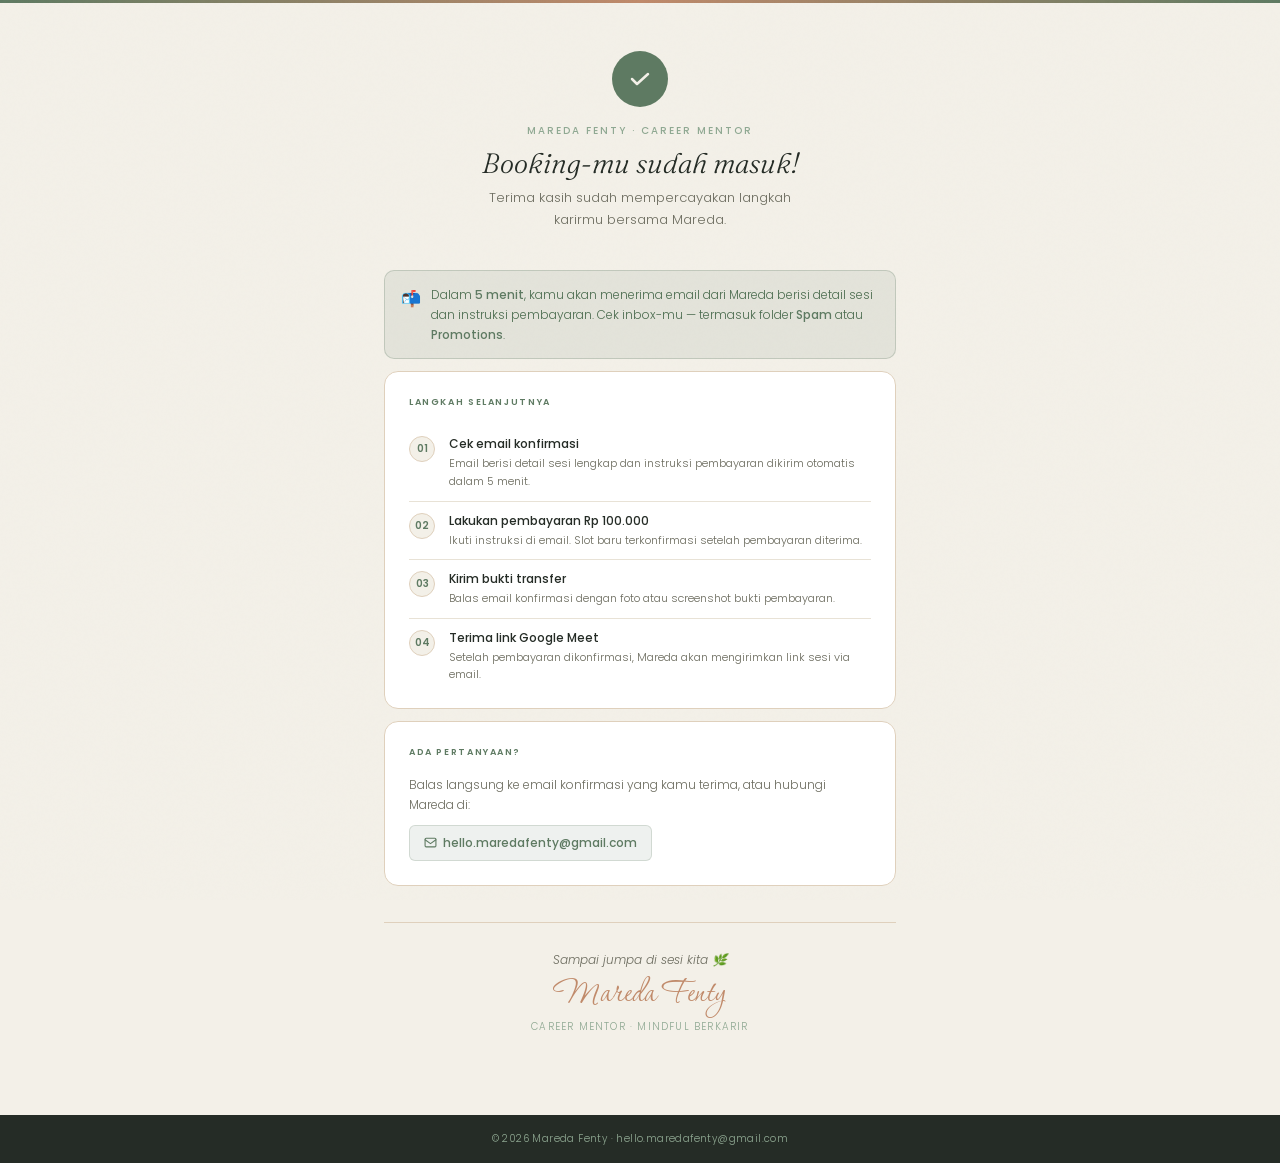
<file: konfirmasi-booking/index.html>
<!DOCTYPE html>
<html lang="id">
<head>
<meta charset="UTF-8">
<meta name="viewport" content="width=device-width, initial-scale=1.0">
<title>Konfirmasi Booking — Sesi Konsultasi Karir · Mareda Fenty</title>
<link href="https://fonts.googleapis.com/css2?family=Fraunces:ital,opsz,wght@1,9..144,300;1,9..144,400&family=Poppins:wght@300;400;500&family=Corinthia&display=swap" rel="stylesheet">
<link rel="stylesheet" href="style.css">
<link rel="icon" href="/mareda-fenty/images/favicon.ico" sizes="any">
<link rel="icon" type="image/svg+xml" href="/mareda-fenty/images/favicon.svg">
<link rel="apple-touch-icon" href="/mareda-fenty/images/apple-touch-icon.png">
</head>
<body>

<div class="top-bar"></div>

<div class="wrapper">

  <!-- HEADER -->
  <div class="header">
    <div class="header-check">
      <svg viewBox="0 0 24 24">
        <polyline class="check-path" points="4,12 9,17 20,7"></polyline>
      </svg>
    </div>
    <p class="header-eyebrow">Mareda Fenty · Career Mentor</p>
    <h1 class="header-title">Booking-mu sudah masuk!</h1>
    <p class="header-sub">Terima kasih sudah mempercayakan langkah<br>karirmu bersama Mareda.</p>
  </div>

  <!-- NOTICE -->
  <div class="notice">
    <span class="notice-icon">📬</span>
    <p class="notice-text">Dalam <strong>5 menit</strong>, kamu akan menerima email dari Mareda berisi detail sesi dan instruksi pembayaran. Cek inbox-mu — termasuk folder <strong>Spam</strong> atau <strong>Promotions</strong>.</p>
  </div>

  <!-- STEPS CARD -->
  <div class="card">
    <p class="steps-title">Langkah Selanjutnya</p>

    <div class="step-item">
      <div class="step-num">01</div>
      <div class="step-content">
        <p class="step-label">Cek email konfirmasi</p>
        <p class="step-desc">Email berisi detail sesi lengkap dan instruksi pembayaran dikirim otomatis dalam 5 menit.</p>
      </div>
    </div>

    <div class="step-item">
      <div class="step-num">02</div>
      <div class="step-content">
        <p class="step-label">Lakukan pembayaran Rp 100.000</p>
        <p class="step-desc">Ikuti instruksi di email. Slot baru terkonfirmasi setelah pembayaran diterima.</p>
      </div>
    </div>

    <div class="step-item">
      <div class="step-num">03</div>
      <div class="step-content">
        <p class="step-label">Kirim bukti transfer</p>
        <p class="step-desc">Balas email konfirmasi dengan foto atau screenshot bukti pembayaran.</p>
      </div>
    </div>

    <div class="step-item">
      <div class="step-num">04</div>
      <div class="step-content">
        <p class="step-label">Terima link Google Meet</p>
        <p class="step-desc">Setelah pembayaran dikonfirmasi, Mareda akan mengirimkan link sesi via email.</p>
      </div>
    </div>

  </div>

  <!-- CONTACT CARD -->
  <div class="card">
    <p class="steps-title">Ada Pertanyaan?</p>
    <p class="contact-text">Balas langsung ke email konfirmasi yang kamu terima, atau hubungi Mareda di:</p>
    <a href="mailto:hello.maredafenty@gmail.com" class="contact-link">
      <svg width="13" height="13" viewBox="0 0 24 24" fill="none" stroke="currentColor" stroke-width="2" stroke-linecap="round" stroke-linejoin="round"><rect x="2" y="4" width="20" height="16" rx="2"/><path d="m22,7 -10,7 L2,7"/></svg>
      hello.maredafenty@gmail.com
    </a>
  </div>

  <!-- SIGNATURE -->
  <div class="signature-block">
    <p class="signature-note">Sampai jumpa di sesi kita 🌿</p>
    <p class="signature-name">Mareda Fenty</p>
    <p class="signature-role">Career Mentor · Mindful Berkarir</p>
  </div>

</div>

<!-- BOTTOM BAR -->
<div class="bottom-bar">
  <p>© 2026 Mareda Fenty · hello.maredafenty@gmail.com</p>
</div>

</body>
</html>
</file>
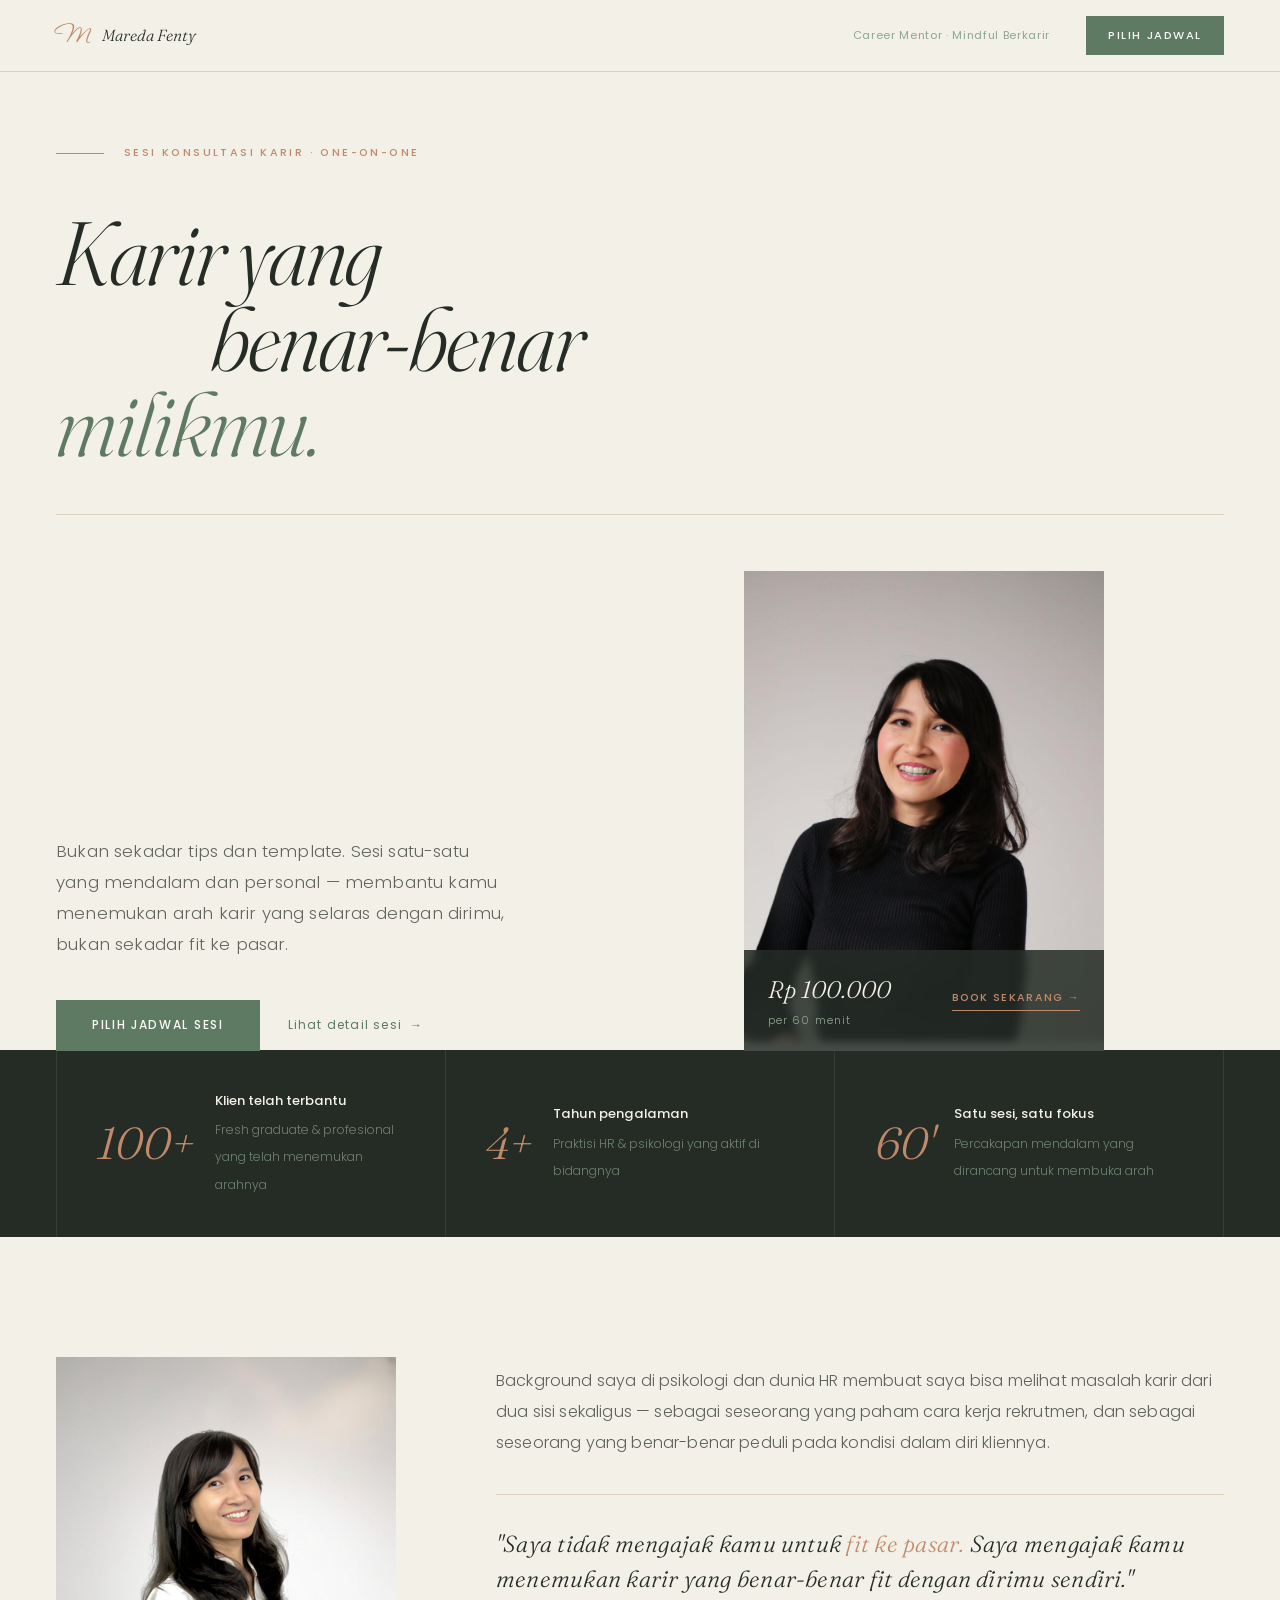
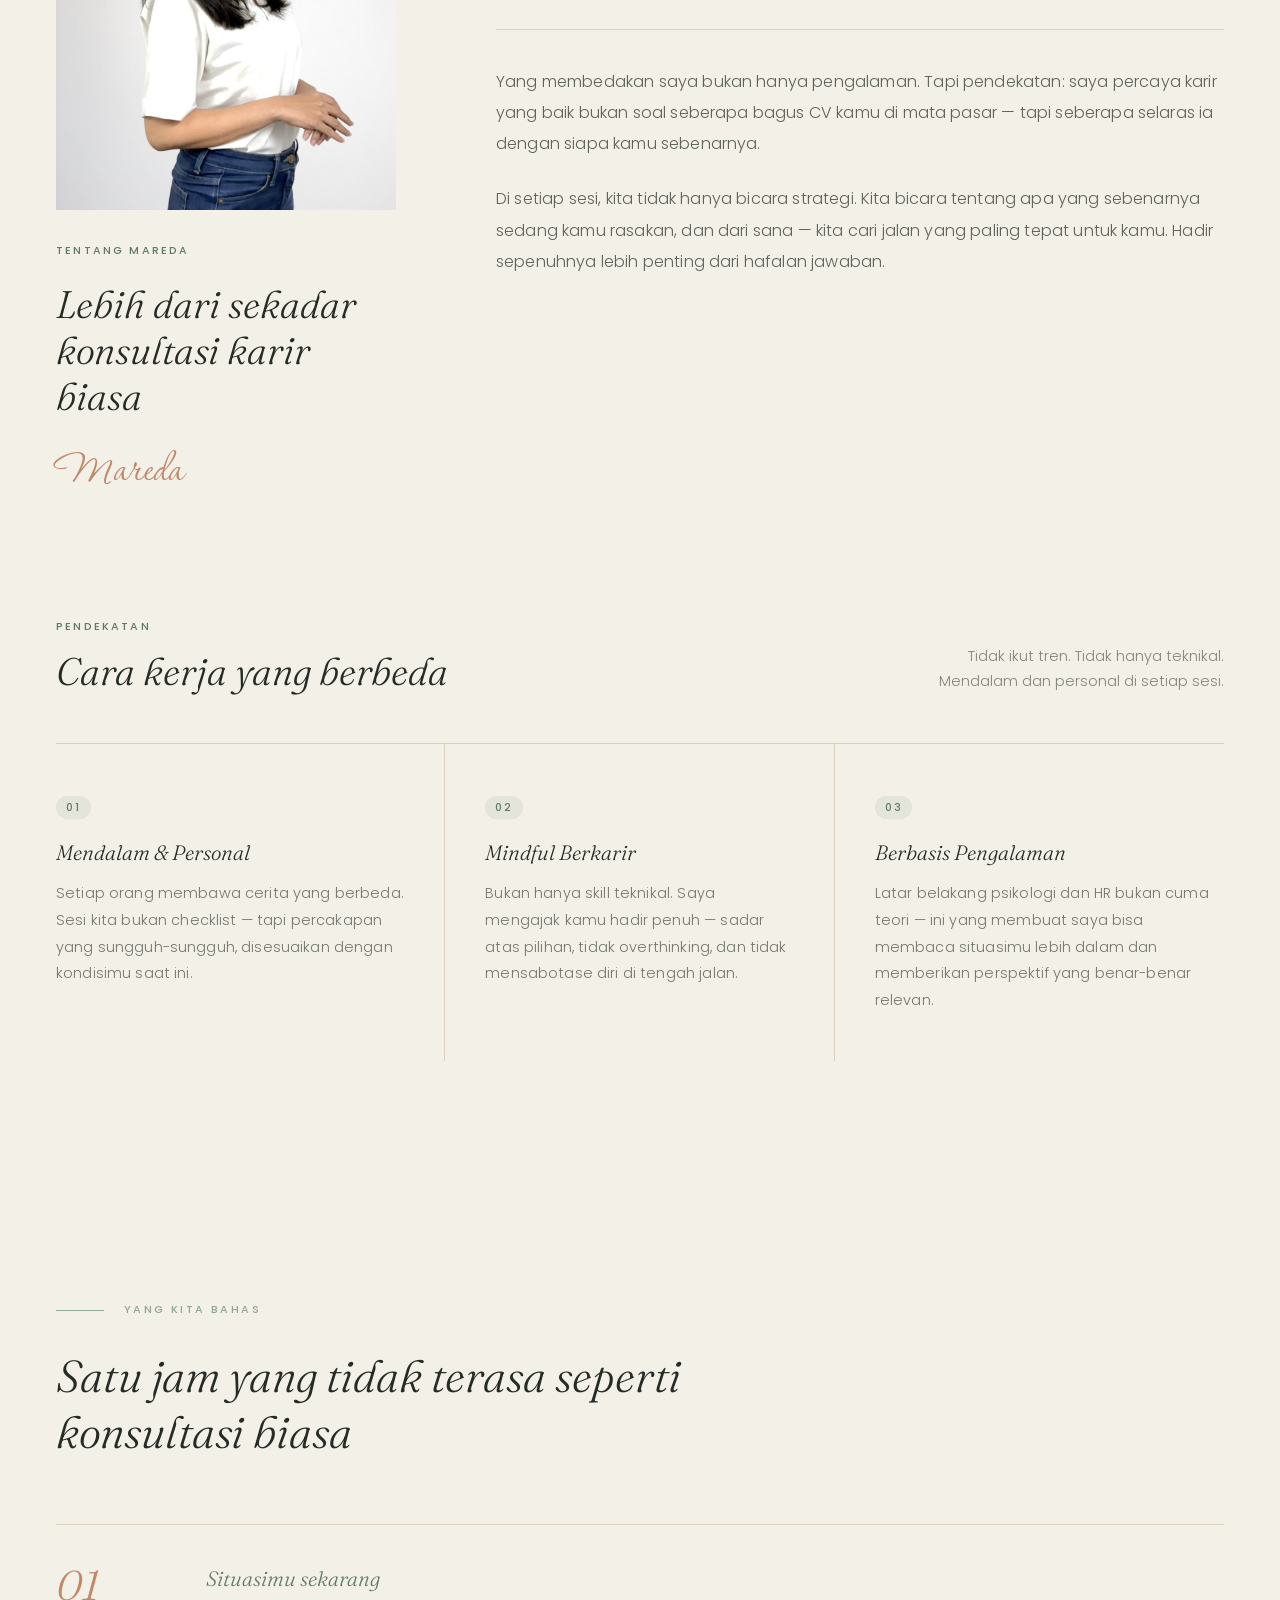
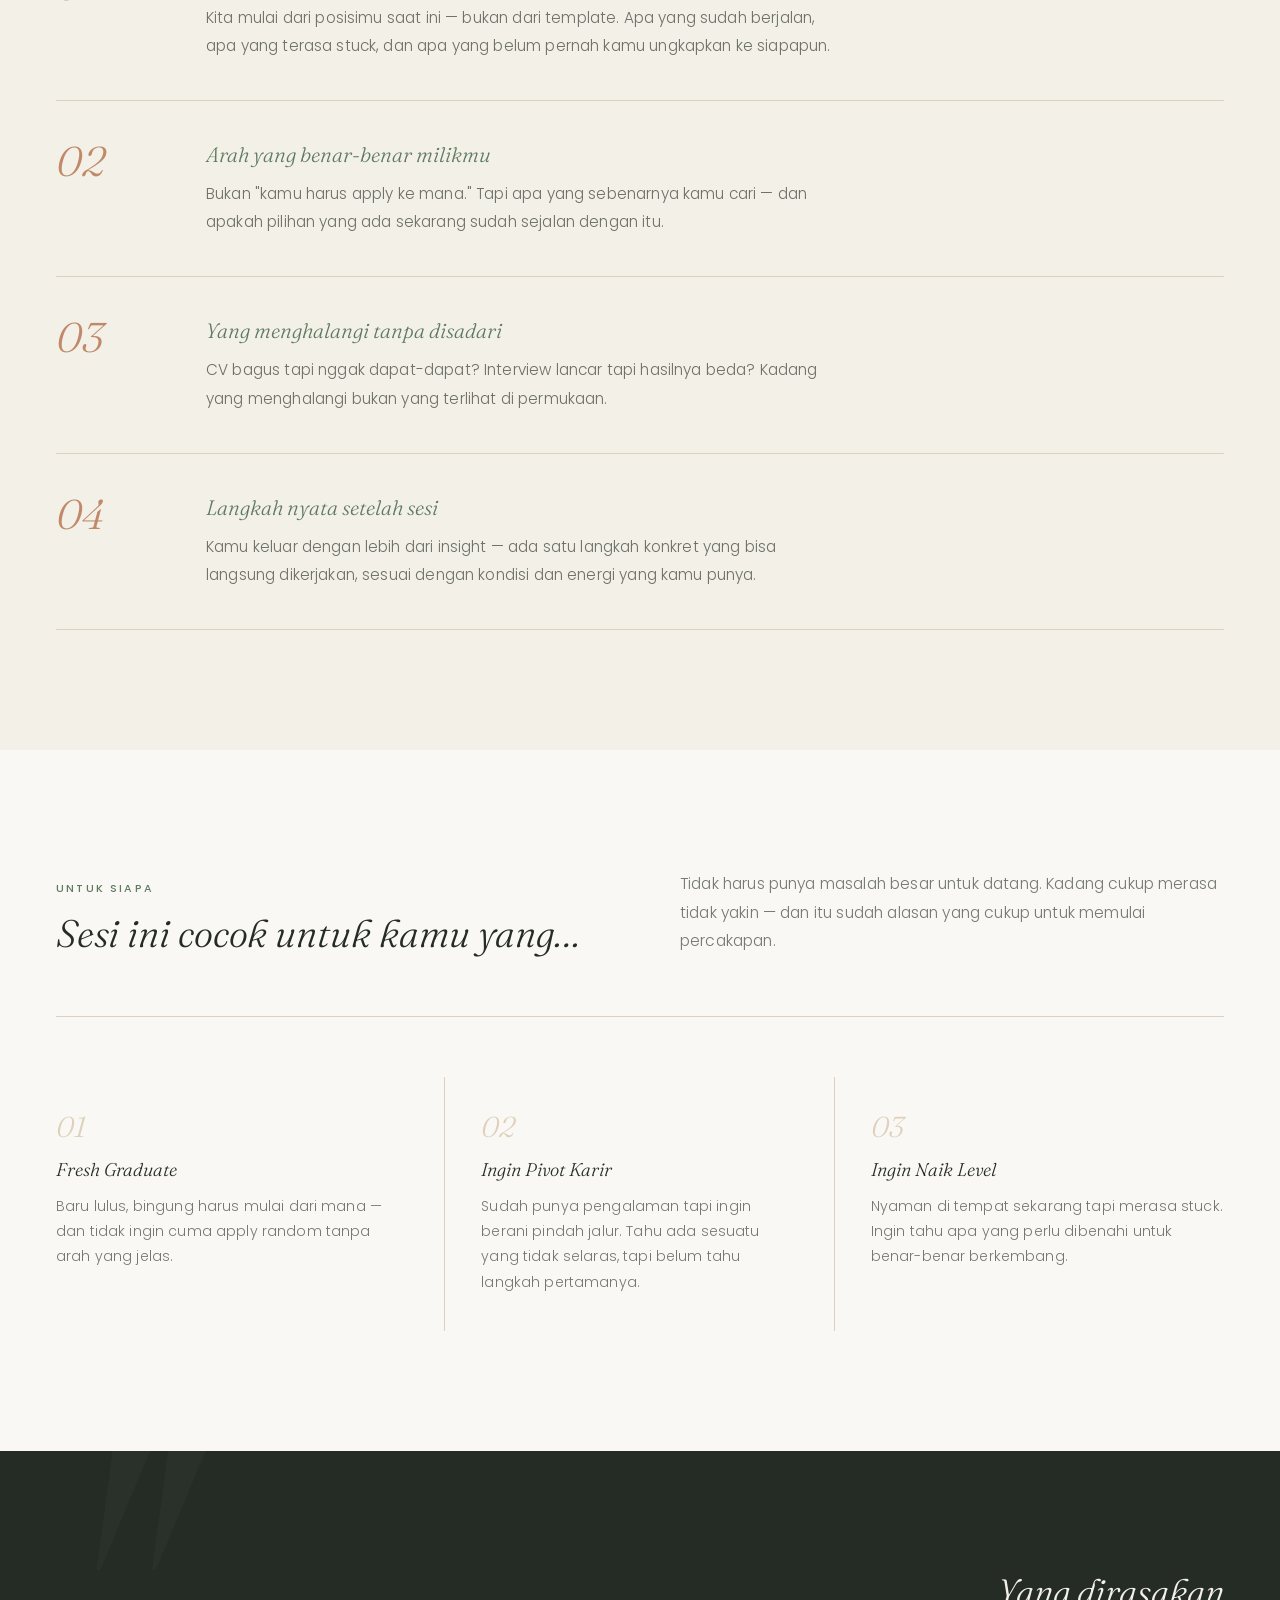
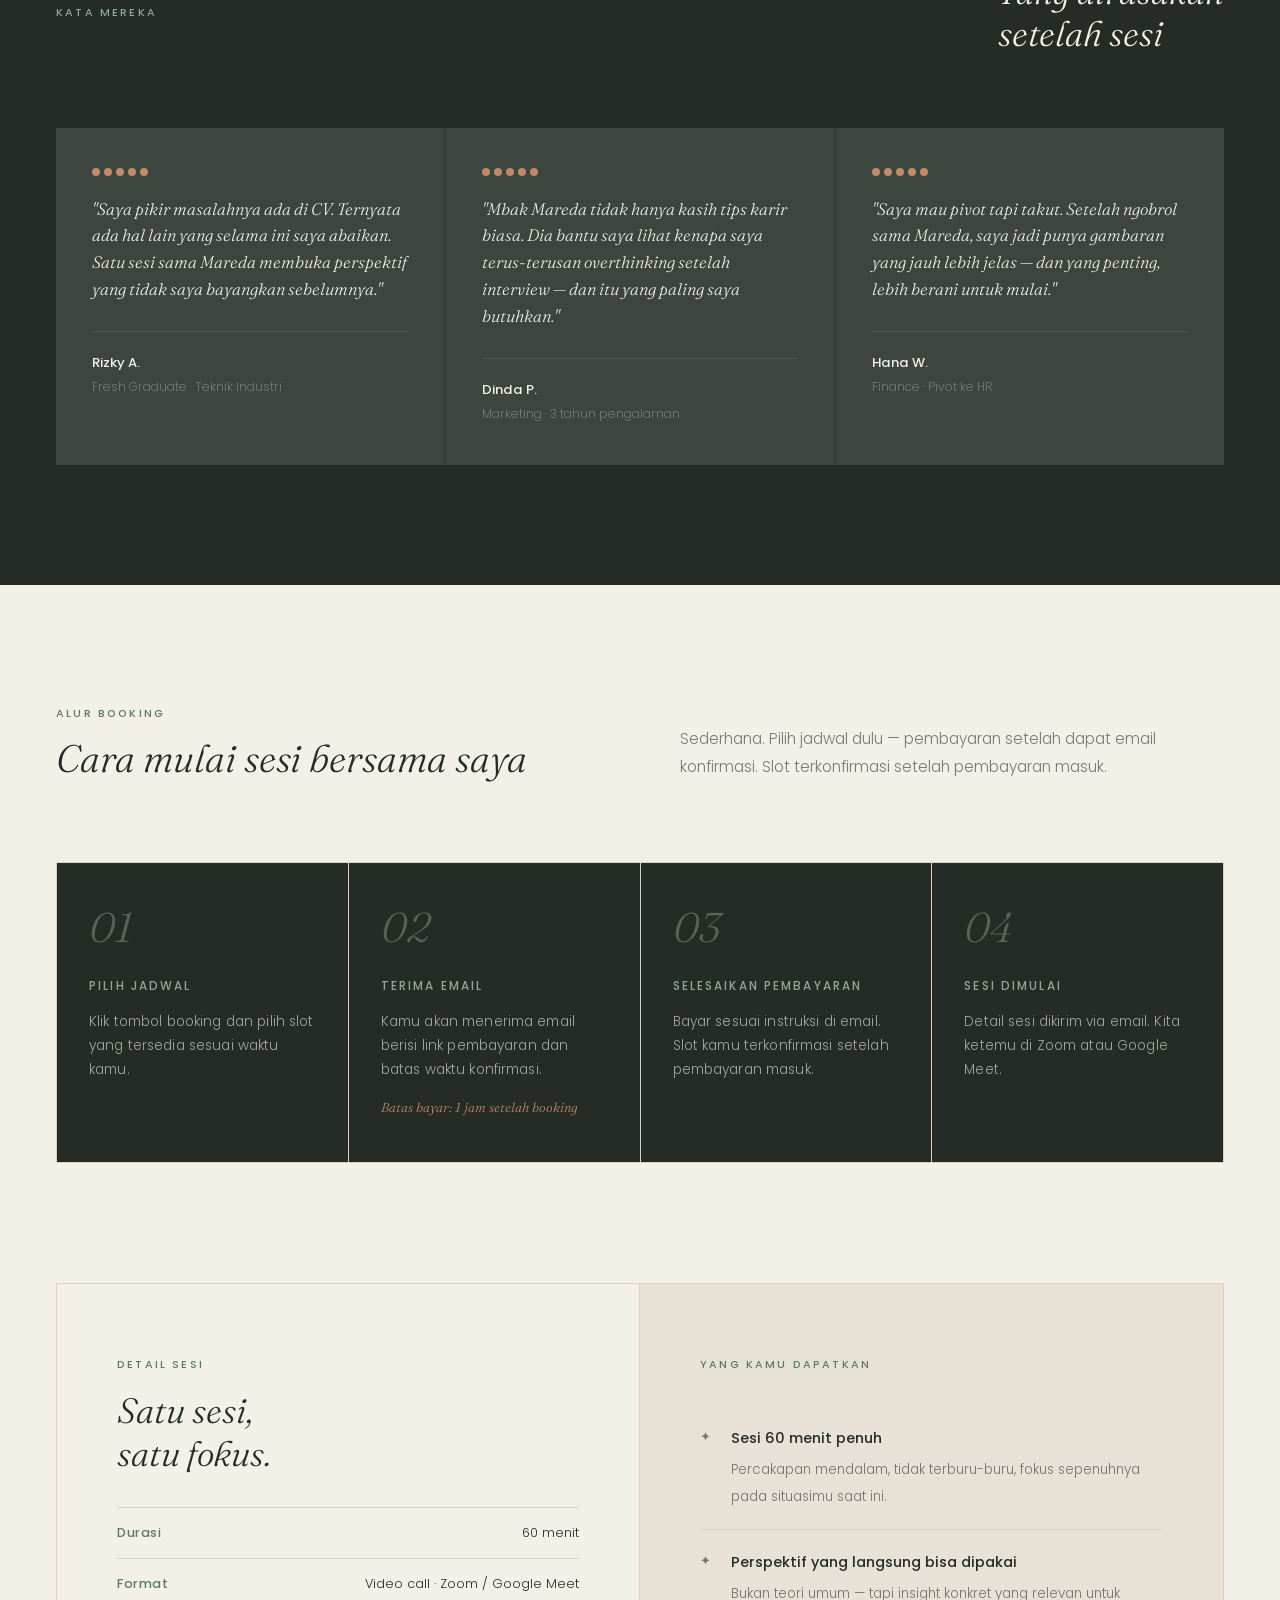
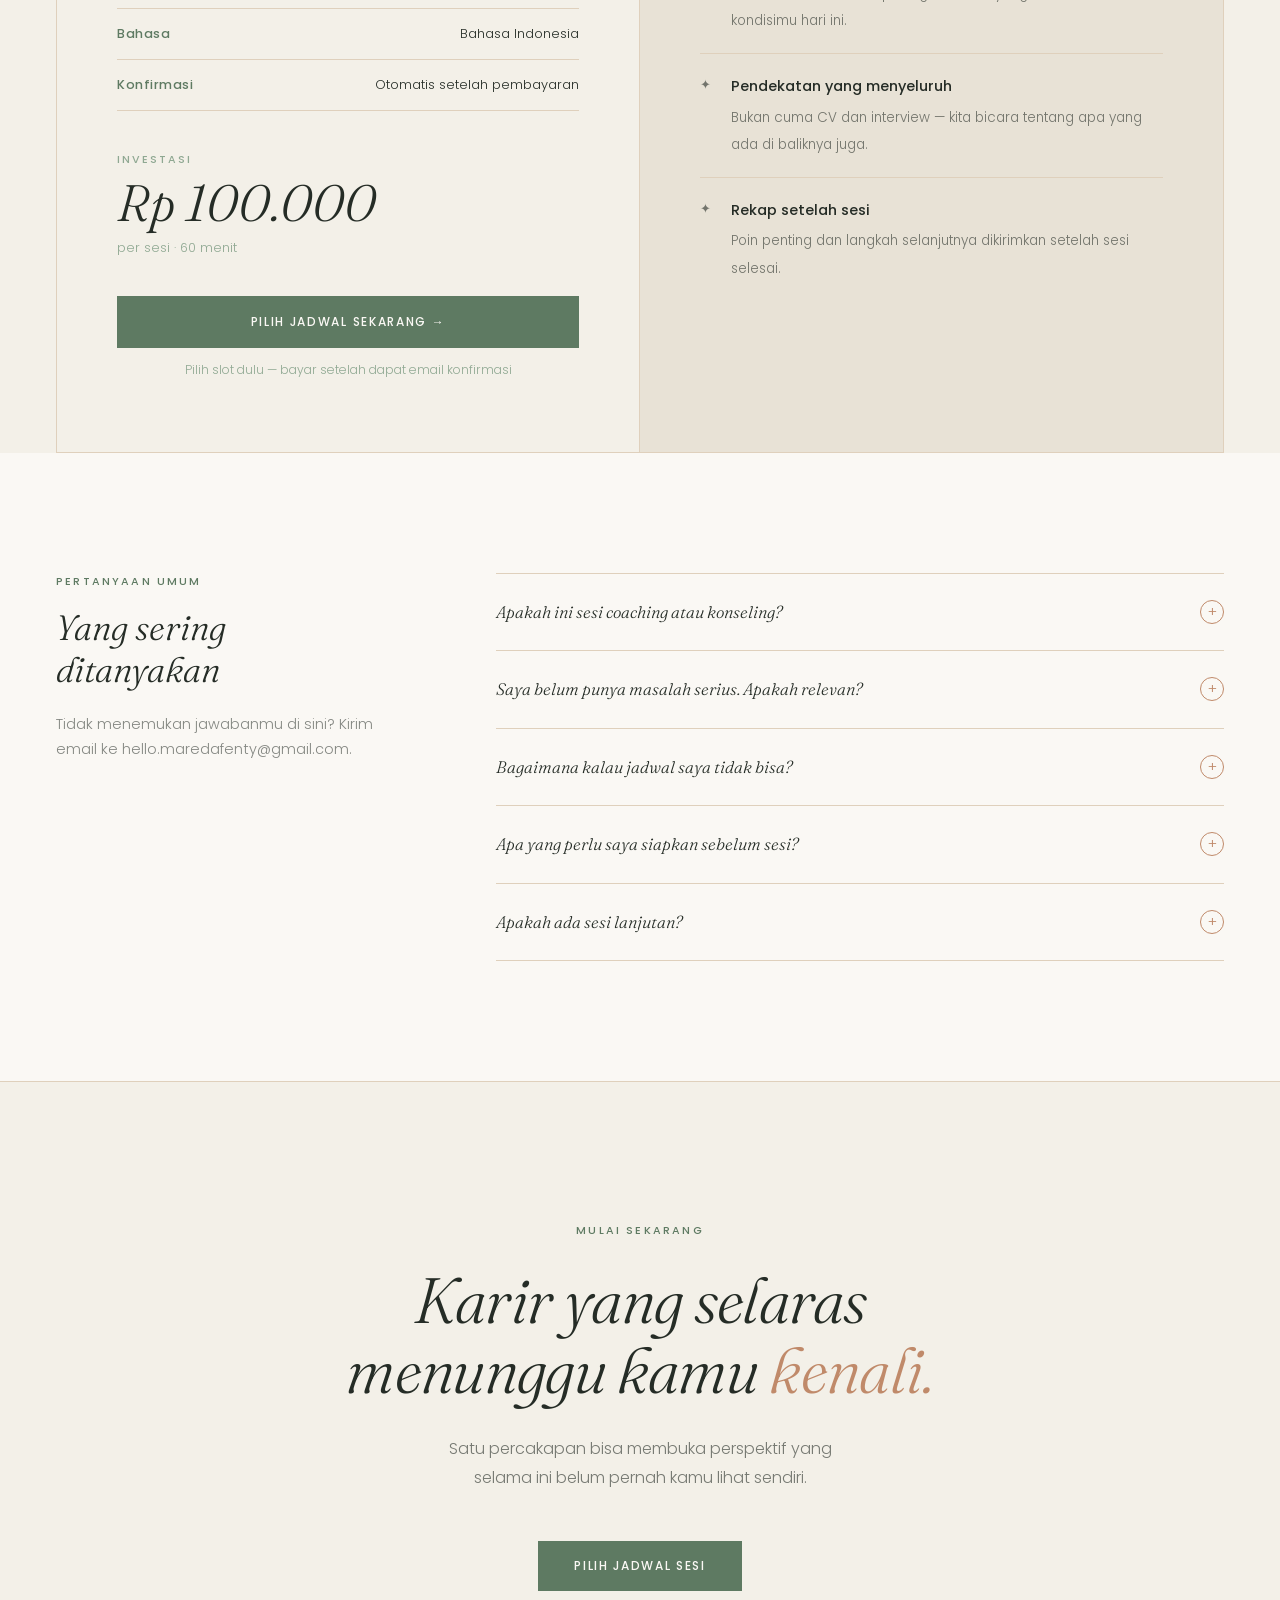
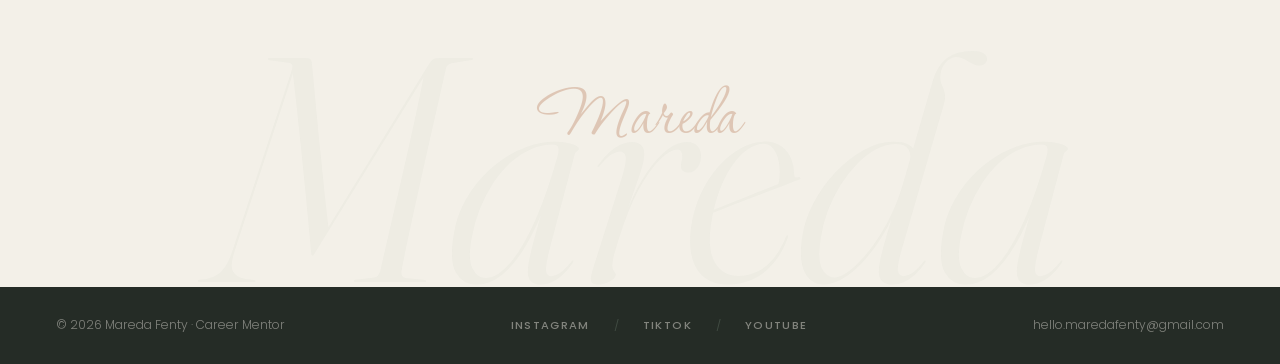
<file: sesi-konsultasi-karir/index.html>
<!DOCTYPE html>
<html lang="id">
<head>
  <meta charset="UTF-8">
  <meta name="viewport" content="width=device-width, initial-scale=1.0">
  <title>Sesi Konsultasi Karir — Mareda Fenty</title>
  <link href="https://fonts.googleapis.com/css2?family=Fraunces:ital,wght@1,300;1,400;1,500&family=Poppins:wght@300;400;500&family=Corinthia&display=swap" rel="stylesheet">
  <style>
    *, *::before, *::after { box-sizing: border-box; margin: 0; padding: 0; }

    :root {
      --moss:      #5E7A62;
      --clay:      #C08A6A;
      --parchment: #F3F0E8;
      --dark:      #252C26;
      --sage:      #8FA892;
      --sand:      #DFD0BC;
      --stone:     #E8E2D6;
      --white:     #FAF8F4;
      --ink:       #1A1F1B;
    }

    html { scroll-behavior: smooth; }

    body {
      font-family: 'Poppins', sans-serif;
      background: var(--parchment);
      color: var(--dark);
      font-size: 16px;
      line-height: 1.7;
      -webkit-font-smoothing: antialiased;
    }

    /* ─── NAV ─── */
    nav {
      position: fixed;
      top: 0; left: 0; right: 0;
      z-index: 100;
      padding: 0 56px;
      height: 72px;
      display: flex;
      justify-content: space-between;
      align-items: center;
      background: rgba(243,240,232,0.96);
      backdrop-filter: blur(12px);
      border-bottom: 0.5px solid var(--sand);
    }

    .nav-brand {
      display: flex;
      align-items: baseline;
      gap: 10px;
    }

    .nav-sig {
      font-family: 'Corinthia', cursive;
      font-size: 2rem;
      color: var(--clay);
      line-height: 1;
    }

    .nav-name {
      font-family: 'Fraunces', serif;
      font-style: italic;
      font-weight: 300;
      font-size: 1rem;
      color: var(--dark);
    }

    .nav-right {
      display: flex;
      align-items: center;
      gap: 36px;
    }

    .nav-tagline {
      font-family: 'Poppins', sans-serif;
      font-size: 0.7rem;
      font-weight: 400;
      letter-spacing: 0.06em;
      color: var(--sage);
    }

    .nav-cta {
      font-family: 'Poppins', sans-serif;
      font-size: 0.7rem;
      font-weight: 500;
      letter-spacing: 0.14em;
      text-transform: uppercase;
      color: var(--white);
      background: var(--moss);
      text-decoration: none;
      padding: 10px 22px;
      transition: background 0.25s;
    }

    .nav-cta:hover { background: var(--ink); }

    /* ─── HERO ─── */
    .hero {
      padding: 144px 56px 0;
      position: relative;
      overflow: hidden;
    }

    .hero-inner {
      max-width: 1200px;
      margin: 0 auto;
      position: relative;
    }

    .hero-label-row {
      display: flex;
      align-items: center;
      gap: 20px;
      margin-bottom: 48px;
    }

    .hero-label-row .line {
      width: 48px;
      height: 0.5px;
      background: var(--clay);
    }

    .hero-label-row span {
      font-family: 'Poppins', sans-serif;
      font-size: 0.68rem;
      font-weight: 500;
      letter-spacing: 0.22em;
      text-transform: uppercase;
      color: var(--clay);
    }

    .hero-headline {
      font-family: 'Fraunces', serif;
      font-style: italic;
      font-weight: 300;
      font-size: clamp(3.5rem, 7vw, 7.5rem);
      line-height: 0.95;
      color: var(--dark);
      letter-spacing: -0.02em;
      margin-bottom: 0;
      position: relative;
      z-index: 2;
    }

    .hero-headline .indent { padding-left: clamp(80px, 12vw, 200px); }
    .hero-headline .moss-word { color: var(--moss); }
    .hero-headline .clay-word { color: var(--clay); }

    .hero-body-row {
      display: grid;
      grid-template-columns: 1fr 480px;
      gap: 60px;
      align-items: end;
      padding: 56px 0 0;
      border-top: 0.5px solid var(--sand);
      margin-top: 48px;
    }

    .hero-body-left p {
      font-family: 'Poppins', sans-serif;
      font-weight: 300;
      font-size: 1.05rem;
      color: var(--dark);
      opacity: 0.7;
      line-height: 1.85;
      max-width: 460px;
      letter-spacing: 0.01em;
      margin-bottom: 40px;
    }

    .hero-cta-group {
      display: flex;
      align-items: center;
      gap: 28px;
    }

    .btn-primary {
      font-family: 'Poppins', sans-serif;
      font-size: 0.75rem;
      font-weight: 500;
      letter-spacing: 0.14em;
      text-transform: uppercase;
      color: var(--white);
      background: var(--moss);
      text-decoration: none;
      padding: 15px 36px;
      transition: background 0.25s;
      display: inline-block;
    }

    .btn-primary:hover { background: var(--ink); }

    .btn-ghost {
      font-family: 'Poppins', sans-serif;
      font-size: 0.75rem;
      font-weight: 400;
      letter-spacing: 0.1em;
      color: var(--moss);
      text-decoration: none;
      display: flex;
      align-items: center;
      gap: 8px;
      transition: gap 0.25s;
    }

    .btn-ghost:hover { gap: 14px; }
    .btn-ghost::after { content: '→'; }

    /* Photo card */
    .hero-photo-card {
      background: var(--stone);
      position: relative;
      aspect-ratio: 3/4;
      max-height: 480px;
      display: flex;
      flex-direction: column;
      justify-content: flex-end;
      overflow: hidden;
    }

    .hero-photo-card img {
      position: absolute; inset: 0;
      width: 100%; height: 100%;
      object-fit: cover; object-position: center top;
    }

    /* ─── ABOUT PHOTO ─── */
    .about-photo {
      width: 100%;
      aspect-ratio: 3/4;
      object-fit: cover;
      object-position: center top;
      margin-bottom: 32px;
      display: block;
      transform: scaleX(-1);
    }

    .photo-card-info {
      position: relative;
      z-index: 2;
      background: rgba(37,44,38,0.85);
      backdrop-filter: blur(4px);
      padding: 20px 24px;
      display: flex;
      justify-content: space-between;
      align-items: center;
    }

    .photo-card-info .rate {
      font-family: 'Fraunces', serif;
      font-style: italic;
      font-weight: 300;
      font-size: 1.5rem;
      color: var(--parchment);
    }

    .photo-card-info .rate-label {
      font-family: 'Poppins', sans-serif;
      font-size: 0.68rem;
      font-weight: 300;
      letter-spacing: 0.1em;
      color: var(--sage);
      display: block;
      margin-top: 2px;
    }

    .photo-card-info .book-link {
      font-family: 'Poppins', sans-serif;
      font-size: 0.68rem;
      font-weight: 500;
      letter-spacing: 0.12em;
      text-transform: uppercase;
      color: var(--clay);
      text-decoration: none;
      border-bottom: 0.5px solid var(--clay);
      padding-bottom: 2px;
    }

    /* ─── NUMBERS / TRUST ─── */
    .trust-strip {
      padding: 0 56px;
      margin-top: -1px;
      background: var(--dark);
    }

    .trust-inner {
      max-width: 1200px;
      margin: 0 auto;
      display: grid;
      grid-template-columns: repeat(3, 1fr);
      border-left: 0.5px solid rgba(143,168,146,0.15);
    }

    .trust-item {
      padding: 40px 40px;
      border-right: 0.5px solid rgba(143,168,146,0.15);
      display: flex;
      gap: 20px;
      align-items: center;
    }

    .trust-num {
      font-family: 'Fraunces', serif;
      font-style: italic;
      font-weight: 300;
      font-size: 2.8rem;
      color: var(--clay);
      line-height: 1;
      flex-shrink: 0;
    }

    .trust-label strong {
      display: block;
      font-family: 'Poppins', sans-serif;
      font-size: 0.82rem;
      font-weight: 500;
      color: var(--parchment);
      margin-bottom: 3px;
    }

    .trust-label span {
      font-family: 'Poppins', sans-serif;
      font-size: 0.76rem;
      font-weight: 300;
      color: rgba(143,168,146,0.7);
      line-height: 1.5;
    }

    /* ─── TENTANG ─── */
    .about-section {
      padding: 120px 56px;
      background: var(--parchment);
    }

    .about-inner {
      max-width: 1200px;
      margin: 0 auto;
      display: grid;
      grid-template-columns: 340px 1fr;
      gap: 100px;
      align-items: start;
    }

    .about-sidebar {
      position: sticky;
      top: 100px;
    }

    .about-sidebar .eyebrow {
      font-family: 'Poppins', sans-serif;
      font-size: 0.68rem;
      font-weight: 500;
      letter-spacing: 0.2em;
      text-transform: uppercase;
      color: var(--moss);
      display: block;
      margin-bottom: 20px;
    }

    .about-sidebar h2 {
      font-family: 'Fraunces', serif;
      font-style: italic;
      font-weight: 300;
      font-size: 2.4rem;
      line-height: 1.2;
      color: var(--dark);
      margin-bottom: 28px;
    }

    .about-sidebar .sig {
      font-family: 'Corinthia', cursive;
      font-size: 3.2rem;
      color: var(--clay);
      line-height: 1;
      display: block;
      margin-top: 24px;
    }

    .about-content {
      padding-top: 8px;
    }

    .about-content p {
      font-family: 'Poppins', sans-serif;
      font-weight: 300;
      font-size: 1rem;
      color: var(--dark);
      opacity: 0.72;
      line-height: 1.95;
      margin-bottom: 24px;
      letter-spacing: 0.01em;
    }

    .about-pull {
      border-top: 0.5px solid var(--sand);
      border-bottom: 0.5px solid var(--sand);
      padding: 32px 0;
      margin: 36px 0;
    }

    .about-pull p {
      font-family: 'Fraunces', serif;
      font-style: italic;
      font-weight: 300;
      font-size: 1.45rem;
      color: var(--dark);
      opacity: 1;
      line-height: 1.5;
      margin: 0;
    }

    .about-pull p span { color: var(--clay); }

    /* ─── PENDEKATAN ─── */
    .approach-section {
      padding: 0 56px 120px;
      background: var(--parchment);
    }

    .approach-inner { max-width: 1200px; margin: 0 auto; }

    .approach-header {
      display: flex;
      justify-content: space-between;
      align-items: flex-end;
      padding: 0 0 48px;
      border-bottom: 0.5px solid var(--sand);
      margin-bottom: 0;
    }

    .approach-header .eyebrow {
      font-family: 'Poppins', sans-serif;
      font-size: 0.68rem;
      font-weight: 500;
      letter-spacing: 0.2em;
      text-transform: uppercase;
      color: var(--moss);
      display: block;
      margin-bottom: 12px;
    }

    .approach-header h2 {
      font-family: 'Fraunces', serif;
      font-style: italic;
      font-weight: 300;
      font-size: 2.4rem;
      color: var(--dark);
      line-height: 1.2;
    }

    .approach-header p {
      font-family: 'Poppins', sans-serif;
      font-weight: 300;
      font-size: 0.9rem;
      color: var(--dark);
      opacity: 0.55;
      max-width: 300px;
      text-align: right;
      line-height: 1.75;
    }

    .pillar-row {
      display: grid;
      grid-template-columns: repeat(3, 1fr);
    }

    .pillar {
      padding: 48px 40px 48px 0;
      border-right: 0.5px solid var(--sand);
    }

    .pillar:last-child { border-right: none; padding-right: 0; padding-left: 40px; }
    .pillar:nth-child(2) { padding-left: 40px; }

    .pillar-mark {
      font-family: 'Poppins', sans-serif;
      font-size: 0.65rem;
      font-weight: 500;
      letter-spacing: 0.18em;
      text-transform: uppercase;
      color: var(--moss);
      background: rgba(94,122,98,0.1);
      display: inline-block;
      padding: 3px 10px;
      border-radius: 99px;
      margin-bottom: 20px;
    }

    .pillar h3 {
      font-family: 'Fraunces', serif;
      font-style: italic;
      font-weight: 300;
      font-size: 1.3rem;
      color: var(--dark);
      line-height: 1.3;
      margin-bottom: 14px;
    }

    .pillar p {
      font-family: 'Poppins', sans-serif;
      font-weight: 300;
      font-size: 0.9rem;
      color: var(--dark);
      opacity: 0.62;
      line-height: 1.85;
      letter-spacing: 0.01em;
    }

    /* ─── YANG KITA BAHAS ─── */
    .discuss-section {
      padding: 120px 56px;
      background: var(--parchment);
    }

    .discuss-inner { max-width: 1200px; margin: 0 auto; }

    .discuss-header { margin-bottom: 64px; }

    .discuss-eyebrow-row {
      display: flex;
      align-items: center;
      gap: 20px;
      margin-bottom: 28px;
    }

    .discuss-eyebrow-row .line {
      width: 48px;
      height: 0.5px;
      background: var(--sage);
    }

    .discuss-eyebrow-row span {
      font-family: 'Poppins', sans-serif;
      font-size: 0.68rem;
      font-weight: 500;
      letter-spacing: 0.22em;
      text-transform: uppercase;
      color: var(--sage);
    }

    .discuss-header h2 {
      font-family: 'Fraunces', serif;
      font-style: italic;
      font-weight: 300;
      font-size: clamp(2rem, 4vw, 2.8rem);
      color: var(--dark);
      line-height: 1.25;
      max-width: 760px;
    }

    .discuss-list { display: flex; flex-direction: column; }

    .discuss-item {
      display: grid;
      grid-template-columns: 110px 1fr;
      gap: 40px;
      padding: 40px 0;
      border-top: 0.5px solid var(--sand);
      align-items: start;
    }

    .discuss-list .discuss-item:last-child { border-bottom: 0.5px solid var(--sand); }

    .discuss-num {
      font-family: 'Fraunces', serif;
      font-style: italic;
      font-weight: 300;
      font-size: 2.6rem;
      color: var(--clay);
      line-height: 1;
    }

    .discuss-item h3 {
      font-family: 'Fraunces', serif;
      font-style: italic;
      font-weight: 300;
      font-size: 1.3rem;
      color: var(--moss);
      line-height: 1.3;
      margin-bottom: 12px;
    }

    .discuss-item p {
      font-family: 'Poppins', sans-serif;
      font-weight: 300;
      font-size: 0.95rem;
      color: var(--dark);
      opacity: 0.65;
      line-height: 1.85;
      letter-spacing: 0.01em;
      max-width: 640px;
    }

    /* ─── UNTUK SIAPA ─── */
    .who-section {
      padding: 120px 56px;
      background: var(--white);
    }

    .who-inner { max-width: 1200px; margin: 0 auto; }

    .who-header {
      display: grid;
      grid-template-columns: 1fr 1fr;
      gap: 80px;
      align-items: end;
      padding-bottom: 60px;
      border-bottom: 0.5px solid var(--sand);
      margin-bottom: 60px;
    }

    .who-header .eyebrow {
      font-family: 'Poppins', sans-serif;
      font-size: 0.68rem;
      font-weight: 500;
      letter-spacing: 0.2em;
      text-transform: uppercase;
      color: var(--moss);
      display: block;
      margin-bottom: 12px;
    }

    .who-header h2 {
      font-family: 'Fraunces', serif;
      font-style: italic;
      font-weight: 300;
      font-size: 2.4rem;
      color: var(--dark);
      line-height: 1.2;
    }

    .who-header p {
      font-family: 'Poppins', sans-serif;
      font-weight: 300;
      font-size: 0.97rem;
      color: var(--dark);
      opacity: 0.62;
      line-height: 1.85;
      letter-spacing: 0.01em;
      align-self: end;
    }

    .who-grid {
      display: grid;
      grid-template-columns: repeat(3, 1fr);
      gap: 0;
    }

    .who-card {
      padding: 36px 36px 36px 0;
      border-right: 0.5px solid var(--sand);
    }

    .who-card:last-child { border-right: none; padding-right: 0; padding-left: 36px; }
    .who-card:nth-child(2) { padding-left: 36px; }

    .who-card-num {
      font-family: 'Fraunces', serif;
      font-style: italic;
      font-weight: 300;
      font-size: 1.8rem;
      color: var(--sand);
      line-height: 1;
      margin-bottom: 16px;
    }

    .who-card h3 {
      font-family: 'Fraunces', serif;
      font-style: italic;
      font-weight: 300;
      font-size: 1.15rem;
      color: var(--dark);
      margin-bottom: 12px;
      line-height: 1.3;
    }

    .who-card p {
      font-family: 'Poppins', sans-serif;
      font-weight: 300;
      font-size: 0.88rem;
      color: var(--dark);
      opacity: 0.62;
      line-height: 1.8;
      letter-spacing: 0.01em;
    }

    /* ─── TESTIMONIAL ─── */
    .testimonial-section {
      padding: 120px 56px;
      background: var(--dark);
      position: relative;
      overflow: hidden;
    }

    .testimonial-section::before {
      content: '"';
      font-family: 'Fraunces', serif;
      font-style: italic;
      font-size: 28rem;
      color: rgba(255,255,255,0.025);
      position: absolute;
      top: -60px;
      left: 40px;
      line-height: 1;
      pointer-events: none;
    }

    .testimonial-inner {
      max-width: 1200px;
      margin: 0 auto;
      position: relative;
      z-index: 1;
    }

    .testimonial-header {
      display: flex;
      justify-content: space-between;
      align-items: center;
      margin-bottom: 72px;
    }

    .testimonial-header .eyebrow {
      font-family: 'Poppins', sans-serif;
      font-size: 0.68rem;
      font-weight: 500;
      letter-spacing: 0.2em;
      text-transform: uppercase;
      color: var(--sage);
    }

    .testimonial-header h2 {
      font-family: 'Fraunces', serif;
      font-style: italic;
      font-weight: 300;
      font-size: 2.2rem;
      color: var(--parchment);
      line-height: 1.2;
    }

    .testimonials-grid {
      display: grid;
      grid-template-columns: repeat(3, 1fr);
      gap: 1.5px;
      background: rgba(143,168,146,0.15);
    }

    .testimonial-card {
      background: rgba(255,255,255,0.04);
      padding: 40px 36px;
    }

    .t-stars {
      display: flex;
      gap: 4px;
      margin-bottom: 20px;
    }

    .t-star {
      width: 8px;
      height: 8px;
      border-radius: 50%;
      background: var(--clay);
    }

    .t-quote {
      font-family: 'Fraunces', serif;
      font-style: italic;
      font-weight: 300;
      font-size: 1.05rem;
      color: var(--parchment);
      line-height: 1.6;
      margin-bottom: 28px;
    }

    .t-author {
      display: flex;
      flex-direction: column;
      gap: 3px;
      padding-top: 20px;
      border-top: 0.5px solid rgba(143,168,146,0.2);
    }

    .t-author strong {
      font-family: 'Poppins', sans-serif;
      font-size: 0.82rem;
      font-weight: 500;
      color: var(--parchment);
    }

    .t-author span {
      font-family: 'Poppins', sans-serif;
      font-size: 0.76rem;
      font-weight: 300;
      color: rgba(143,168,146,0.6);
    }

    /* ─── ALUR ─── */
    .how-section {
      padding: 120px 56px;
      background: var(--parchment);
    }

    .how-inner { max-width: 1200px; margin: 0 auto; }

    .how-header {
      display: grid;
      grid-template-columns: 1fr 1fr;
      gap: 80px;
      align-items: end;
      margin-bottom: 80px;
    }

    .how-header .eyebrow {
      font-family: 'Poppins', sans-serif;
      font-size: 0.68rem;
      font-weight: 500;
      letter-spacing: 0.2em;
      text-transform: uppercase;
      color: var(--moss);
      display: block;
      margin-bottom: 12px;
    }

    .how-header h2 {
      font-family: 'Fraunces', serif;
      font-style: italic;
      font-weight: 300;
      font-size: 2.4rem;
      color: var(--dark);
      line-height: 1.2;
    }

    .how-header p {
      font-family: 'Poppins', sans-serif;
      font-weight: 300;
      font-size: 0.95rem;
      color: var(--dark);
      opacity: 0.6;
      line-height: 1.85;
      align-self: end;
    }

    .how-grid {
      display: grid;
      grid-template-columns: repeat(4, 1fr);
      gap: 1px;
      background: var(--sand);
      border: 0.5px solid var(--sand);
    }

    .how-card {
      background: var(--dark);
      padding: 44px 32px;
      display: flex;
      flex-direction: column;
    }

    .how-card-num {
      font-family: 'Fraunces', serif;
      font-style: italic;
      font-weight: 300;
      font-size: 2.6rem;
      color: var(--sage);
      opacity: 0.45;
      line-height: 1;
      margin-bottom: 28px;
    }

    .how-card-title {
      font-family: 'Poppins', sans-serif;
      font-size: 0.74rem;
      font-weight: 500;
      letter-spacing: 0.18em;
      text-transform: uppercase;
      color: var(--sage);
      margin-bottom: 14px;
    }

    .how-card-desc {
      font-family: 'Poppins', sans-serif;
      font-weight: 300;
      font-size: 0.85rem;
      color: rgba(243,240,232,0.62);
      line-height: 1.75;
      letter-spacing: 0.01em;
    }

    .how-card-note {
      font-family: 'Fraunces', serif;
      font-style: italic;
      font-weight: 300;
      font-size: 0.82rem;
      color: var(--clay);
      margin-top: 14px;
    }

    /* ─── BOOKING / DETAIL ─── */
    .booking-section {
      padding: 0 56px 0;
      background: var(--parchment);
    }

    .booking-inner {
      max-width: 1200px;
      margin: 0 auto;
      display: grid;
      grid-template-columns: 1fr 1fr;
      gap: 0;
      border: 0.5px solid var(--sand);
    }

    .booking-left {
      padding: 72px 60px;
      border-right: 0.5px solid var(--sand);
    }

    .booking-left .eyebrow {
      font-family: 'Poppins', sans-serif;
      font-size: 0.68rem;
      font-weight: 500;
      letter-spacing: 0.2em;
      text-transform: uppercase;
      color: var(--moss);
      display: block;
      margin-bottom: 16px;
    }

    .booking-left h2 {
      font-family: 'Fraunces', serif;
      font-style: italic;
      font-weight: 300;
      font-size: 2.2rem;
      color: var(--dark);
      line-height: 1.2;
      margin-bottom: 32px;
    }

    .booking-meta {
      display: flex;
      flex-direction: column;
      gap: 0;
      margin-bottom: 40px;
    }

    .meta-row {
      display: flex;
      justify-content: space-between;
      padding: 14px 0;
      border-bottom: 0.5px solid var(--sand);
    }

    .meta-row:first-child { border-top: 0.5px solid var(--sand); }

    .meta-key {
      font-family: 'Poppins', sans-serif;
      font-size: 0.8rem;
      font-weight: 500;
      color: var(--moss);
      letter-spacing: 0.04em;
    }

    .meta-val {
      font-family: 'Poppins', sans-serif;
      font-size: 0.8rem;
      font-weight: 300;
      color: var(--dark);
    }

    .price-display {
      margin-bottom: 36px;
    }

    .price-display .label {
      font-family: 'Poppins', sans-serif;
      font-size: 0.68rem;
      font-weight: 500;
      letter-spacing: 0.18em;
      text-transform: uppercase;
      color: var(--sage);
      display: block;
      margin-bottom: 8px;
    }

    .price-display .amount {
      font-family: 'Fraunces', serif;
      font-style: italic;
      font-weight: 300;
      font-size: 3.2rem;
      color: var(--dark);
      line-height: 1;
      display: block;
      margin-bottom: 4px;
    }

    .price-display .duration {
      font-family: 'Poppins', sans-serif;
      font-size: 0.8rem;
      font-weight: 300;
      color: var(--sage);
    }

    .book-cta {
      display: block;
      width: 100%;
      background: var(--moss);
      color: var(--white);
      text-align: center;
      text-decoration: none;
      padding: 16px 24px;
      font-family: 'Poppins', sans-serif;
      font-size: 0.75rem;
      font-weight: 500;
      letter-spacing: 0.14em;
      text-transform: uppercase;
      transition: background 0.25s;
      margin-bottom: 12px;
    }

    .book-cta:hover { background: var(--ink); }

    .book-note {
      font-family: 'Poppins', sans-serif;
      font-size: 0.76rem;
      font-weight: 300;
      color: var(--sage);
      text-align: center;
      line-height: 1.6;
    }

    .booking-right {
      padding: 72px 60px;
      background: var(--stone);
    }

    .booking-right .eyebrow {
      font-family: 'Poppins', sans-serif;
      font-size: 0.68rem;
      font-weight: 500;
      letter-spacing: 0.2em;
      text-transform: uppercase;
      color: var(--moss);
      display: block;
      margin-bottom: 32px;
    }

    .benefit-list { display: flex; flex-direction: column; gap: 0; }

    .benefit {
      display: flex;
      gap: 20px;
      padding: 20px 0;
      border-bottom: 0.5px solid var(--sand);
      align-items: flex-start;
    }

    .benefit:last-child { border-bottom: none; }

    .benefit-mark {
      font-family: 'Corinthia', cursive;
      font-size: 1.6rem;
      color: var(--clay);
      line-height: 1.2;
      flex-shrink: 0;
    }

    .benefit strong {
      display: block;
      font-family: 'Poppins', sans-serif;
      font-size: 0.9rem;
      font-weight: 500;
      color: var(--dark);
      margin-bottom: 4px;
    }

    .benefit span {
      font-family: 'Poppins', sans-serif;
      font-size: 0.84rem;
      font-weight: 300;
      color: var(--dark);
      opacity: 0.6;
      line-height: 1.7;
    }

    /* ─── FAQ ─── */
    .faq-section {
      padding: 120px 56px;
      background: var(--white);
    }

    .faq-inner {
      max-width: 1200px;
      margin: 0 auto;
      display: grid;
      grid-template-columns: 340px 1fr;
      gap: 100px;
    }

    .faq-left {
      position: sticky;
      top: 100px;
      height: fit-content;
    }

    .faq-left .eyebrow {
      font-family: 'Poppins', sans-serif;
      font-size: 0.68rem;
      font-weight: 500;
      letter-spacing: 0.2em;
      text-transform: uppercase;
      color: var(--moss);
      display: block;
      margin-bottom: 16px;
    }

    .faq-left h2 {
      font-family: 'Fraunces', serif;
      font-style: italic;
      font-weight: 300;
      font-size: 2.2rem;
      color: var(--dark);
      line-height: 1.2;
      margin-bottom: 20px;
    }

    .faq-left p {
      font-family: 'Poppins', sans-serif;
      font-weight: 300;
      font-size: 0.9rem;
      color: var(--dark);
      opacity: 0.55;
      line-height: 1.8;
    }

    details.faq-item { border-top: 0.5px solid var(--sand); }
    details.faq-item:last-child { border-bottom: 0.5px solid var(--sand); }

    details.faq-item summary {
      list-style: none;
      display: flex;
      justify-content: space-between;
      align-items: center;
      cursor: pointer;
      padding: 24px 0;
      font-family: 'Fraunces', serif;
      font-style: italic;
      font-weight: 300;
      font-size: 1.05rem;
      color: var(--dark);
      gap: 16px;
    }

    details.faq-item summary::-webkit-details-marker { display: none; }

    .faq-icon {
      width: 24px;
      height: 24px;
      border: 0.5px solid var(--clay);
      border-radius: 50%;
      display: flex;
      align-items: center;
      justify-content: center;
      flex-shrink: 0;
      font-size: 0.9rem;
      color: var(--clay);
      font-style: normal;
      font-family: 'Poppins', sans-serif;
      font-weight: 300;
      transition: all 0.25s;
    }

    details[open] .faq-icon {
      background: var(--clay);
      color: var(--white);
      transform: rotate(45deg);
    }

    details.faq-item p {
      font-family: 'Poppins', sans-serif;
      font-weight: 300;
      font-size: 0.93rem;
      color: var(--dark);
      opacity: 0.65;
      line-height: 1.85;
      padding-bottom: 24px;
      padding-right: 40px;
    }

    /* ─── FOOTER CTA ─── */
    .footer-cta {
      background: var(--parchment);
      padding: 140px 56px 100px;
      text-align: center;
      border-top: 0.5px solid var(--sand);
      position: relative;
      overflow: hidden;
    }

    .footer-cta-bg {
      position: absolute;
      bottom: -40px;
      left: 50%;
      transform: translateX(-50%);
      font-family: 'Fraunces', serif;
      font-style: italic;
      font-weight: 300;
      font-size: 20rem;
      color: rgba(94,122,98,0.04);
      white-space: nowrap;
      pointer-events: none;
      line-height: 1;
    }

    .footer-cta .eyebrow {
      font-family: 'Poppins', sans-serif;
      font-size: 0.68rem;
      font-weight: 500;
      letter-spacing: 0.2em;
      text-transform: uppercase;
      color: var(--moss);
      display: block;
      margin-bottom: 24px;
      position: relative;
    }

    .footer-cta h2 {
      font-family: 'Fraunces', serif;
      font-style: italic;
      font-weight: 300;
      font-size: clamp(2.8rem, 5vw, 5.5rem);
      color: var(--dark);
      line-height: 1.1;
      margin-bottom: 28px;
      position: relative;
      letter-spacing: -0.01em;
    }

    .footer-cta h2 .clay { color: var(--clay); }

    .footer-cta p {
      font-family: 'Poppins', sans-serif;
      font-weight: 300;
      font-size: 1rem;
      color: var(--dark);
      opacity: 0.6;
      max-width: 400px;
      margin: 0 auto 48px;
      line-height: 1.85;
      position: relative;
    }

    .footer-cta .btn-primary { position: relative; }

    .footer-cta-sig {
      font-family: 'Corinthia', cursive;
      font-size: 5rem;
      color: var(--clay);
      opacity: 0.4;
      margin-top: 60px;
      display: block;
      position: relative;
    }

    /* ─── FOOTER BOTTOM ─── */
    .footer-bottom {
      background: var(--dark);
      padding: 28px 56px;
      display: flex;
      justify-content: space-between;
      align-items: center;
      gap: 24px;
      flex-wrap: wrap;
    }

    .footer-bottom p {
      font-family: 'Poppins', sans-serif;
      font-weight: 300;
      font-size: 0.76rem;
      color: rgba(243,240,232,0.45);
    }

    .footer-socials {
      display: flex;
      gap: 24px;
      align-items: center;
    }

    .footer-socials a {
      font-family: 'Poppins', sans-serif;
      font-size: 0.7rem;
      font-weight: 500;
      letter-spacing: 0.12em;
      text-transform: uppercase;
      color: rgba(243,240,232,0.45);
      text-decoration: none;
      transition: color 0.2s;
    }

    .footer-socials a:hover { color: var(--clay); }

    .footer-socials .sep { color: rgba(143,168,146,0.25); font-size: 0.7rem; }

    .footer-bottom .email a {
      color: rgba(243,240,232,0.45);
      text-decoration: none;
      font-family: 'Poppins', sans-serif;
      font-size: 0.76rem;
      font-weight: 300;
      transition: color 0.2s;
    }

    .footer-bottom .email a:hover { color: var(--parchment); }

    /* ─── MOBILE ─── */
    @media (max-width: 1000px) {
      nav { padding: 0 24px; }
      .nav-tagline { display: none; }

      .hero { padding: 120px 24px 0; }
      .hero-body-row { grid-template-columns: 1fr; }
      .hero-photo-card { max-height: 340px; aspect-ratio: 4/3; }

      .trust-strip { padding: 0 24px; }
      .trust-inner { grid-template-columns: 1fr; border-left: none; }
      .trust-item { border-right: none; border-bottom: 0.5px solid rgba(143,168,146,0.15); }
      .trust-item:last-child { border-bottom: none; }

      .about-section,
      .approach-section,
      .how-section,
      .booking-section,
      .faq-section,
      .footer-cta { padding-left: 24px; padding-right: 24px; }

      .about-inner { grid-template-columns: 1fr; gap: 40px; }
      .about-sidebar { position: static; }

      .approach-header { flex-direction: column; align-items: flex-start; gap: 16px; }
      .approach-header p { text-align: left; }
      .pillar-row { grid-template-columns: 1fr; }
      .pillar, .pillar:nth-child(2), .pillar:last-child {
        padding: 32px 0; border-right: none;
        border-bottom: 0.5px solid var(--sand);
      }

      .discuss-section { padding: 80px 24px; }
      .discuss-item { grid-template-columns: 56px 1fr; gap: 20px; padding: 28px 0; }
      .discuss-num { font-size: 1.8rem; }

      .who-section { padding: 80px 24px; }
      .who-header { grid-template-columns: 1fr; gap: 20px; }
      .who-grid { grid-template-columns: 1fr; }
      .who-card, .who-card:nth-child(2), .who-card:last-child {
        padding: 28px 0; border-right: none;
        border-bottom: 0.5px solid var(--sand);
      }

      .testimonial-section { padding: 80px 24px; }
      .testimonials-grid { grid-template-columns: 1fr; }
      .testimonial-header { flex-direction: column; align-items: flex-start; gap: 16px; }

      .how-header { grid-template-columns: 1fr; gap: 20px; }
      .how-grid { grid-template-columns: repeat(2, 1fr); }

      .booking-inner { grid-template-columns: 1fr; border: none; }
      .booking-left { padding: 48px 24px; border-right: none; border-bottom: 0.5px solid var(--sand); }
      .booking-right { padding: 48px 24px; }

      .faq-inner { grid-template-columns: 1fr; gap: 40px; }
      .faq-left { position: static; }

      .footer-cta { padding: 80px 24px 60px; }
      .footer-cta h2 { font-size: 2.8rem; }

      .footer-bottom { flex-direction: column; text-align: center; padding: 24px; gap: 16px; }
      .footer-socials { justify-content: center; }
    }

    @media (max-width: 640px) {
      .how-grid { grid-template-columns: 1fr; }
    }
  </style>
</head>
<body>

  <!-- NAV -->
  <nav>
    <div class="nav-brand">
      <span class="nav-sig">M</span>
      <span class="nav-name">Mareda Fenty</span>
    </div>
    <div class="nav-right">
      <span class="nav-tagline">Career Mentor · Mindful Berkarir</span>
      <a href="https://calendly.com/hello-maredafenty/sesi-konsultasi-karir" class="nav-cta" target="_blank">Pilih Jadwal</a>
    </div>
  </nav>

  <!-- HERO -->
  <section class="hero">
    <div class="hero-inner">
      <div class="hero-label-row">
        <div class="line"></div>
        <span>Sesi Konsultasi Karir · One-on-One</span>
      </div>
      <h1 class="hero-headline">
        Karir yang<br>
        <span class="indent">benar-benar</span><br>
        <span class="moss-word">milikmu.</span>
      </h1>
      <div class="hero-body-row">
        <div class="hero-body-left">
          <p>Bukan sekadar tips dan template. Sesi satu-satu yang mendalam dan personal — membantu kamu menemukan arah karir yang selaras dengan dirimu, bukan sekadar fit ke pasar.</p>
          <div class="hero-cta-group">
            <a href="https://calendly.com/hello-maredafenty/sesi-konsultasi-karir" class="btn-primary" target="_blank">Pilih Jadwal Sesi</a>
            <a href="#booking" class="btn-ghost">Lihat detail sesi</a>
          </div>
        </div>
        <div class="hero-photo-card">
          <img src="[data-uri]" alt="Mareda Fenty, Career Mentor — Mindful Berkarir" loading="lazy">
          <div class="photo-card-info">
            <div>
              <span class="rate">Rp 100.000</span>
              <span class="rate-label">per 60 menit</span>
            </div>
            <a href="https://calendly.com/hello-maredafenty/sesi-konsultasi-karir" class="book-link" target="_blank">Book sekarang →</a>
          </div>
        </div>
      </div>
    </div>
  </section>

  <!-- TRUST STRIP -->
  <div class="trust-strip">
    <div class="trust-inner">
      <div class="trust-item">
        <span class="trust-num">100+</span>
        <div class="trust-label">
          <strong>Klien telah terbantu</strong>
          <span>Fresh graduate & profesional yang telah menemukan arahnya</span>
        </div>
      </div>
      <div class="trust-item">
        <span class="trust-num">4+</span>
        <div class="trust-label">
          <strong>Tahun pengalaman</strong>
          <span>Praktisi HR & psikologi yang aktif di bidangnya</span>
        </div>
      </div>
      <div class="trust-item">
        <span class="trust-num">60'</span>
        <div class="trust-label">
          <strong>Satu sesi, satu fokus</strong>
          <span>Percakapan mendalam yang dirancang untuk membuka arah</span>
        </div>
      </div>
    </div>
  </div>

  <!-- TENTANG -->
  <section class="about-section">
    <div class="about-inner">
      <div class="about-sidebar">
        <img src="[data-uri]" alt="Mareda Fenty" class="about-photo" loading="lazy">
        <span class="eyebrow">Tentang Mareda</span>
        <h2>Lebih dari sekadar konsultasi karir biasa</h2>
        <span class="sig">Mareda</span>
      </div>
      <div class="about-content">
        <p>Background saya di psikologi dan dunia HR membuat saya bisa melihat masalah karir dari dua sisi sekaligus — sebagai seseorang yang paham cara kerja rekrutmen, dan sebagai seseorang yang benar-benar peduli pada kondisi dalam diri kliennya.</p>
        <div class="about-pull">
          <p>"Saya tidak mengajak kamu untuk <span>fit ke pasar.</span> Saya mengajak kamu menemukan karir yang benar-benar fit dengan dirimu sendiri."</p>
        </div>
        <p>Yang membedakan saya bukan hanya pengalaman. Tapi pendekatan: saya percaya karir yang baik bukan soal seberapa bagus CV kamu di mata pasar — tapi seberapa selaras ia dengan siapa kamu sebenarnya.</p>
        <p>Di setiap sesi, kita tidak hanya bicara strategi. Kita bicara tentang apa yang sebenarnya sedang kamu rasakan, dan dari sana — kita cari jalan yang paling tepat untuk kamu. Hadir sepenuhnya lebih penting dari hafalan jawaban.</p>
      </div>
    </div>
  </section>

  <!-- PENDEKATAN -->
  <section class="approach-section">
    <div class="approach-inner">
      <div class="approach-header">
        <div>
          <span class="eyebrow">Pendekatan</span>
          <h2>Cara kerja yang berbeda</h2>
        </div>
        <p>Tidak ikut tren. Tidak hanya teknikal. Mendalam dan personal di setiap sesi.</p>
      </div>
      <div class="pillar-row">
        <div class="pillar">
          <span class="pillar-mark">01</span>
          <h3>Mendalam & Personal</h3>
          <p>Setiap orang membawa cerita yang berbeda. Sesi kita bukan checklist — tapi percakapan yang sungguh-sungguh, disesuaikan dengan kondisimu saat ini.</p>
        </div>
        <div class="pillar">
          <span class="pillar-mark">02</span>
          <h3>Mindful Berkarir</h3>
          <p>Bukan hanya skill teknikal. Saya mengajak kamu hadir penuh — sadar atas pilihan, tidak overthinking, dan tidak mensabotase diri di tengah jalan.</p>
        </div>
        <div class="pillar">
          <span class="pillar-mark">03</span>
          <h3>Berbasis Pengalaman</h3>
          <p>Latar belakang psikologi dan HR bukan cuma teori — ini yang membuat saya bisa membaca situasimu lebih dalam dan memberikan perspektif yang benar-benar relevan.</p>
        </div>
      </div>
    </div>
  </section>

  <!-- YANG KITA BAHAS -->
  <section class="discuss-section">
    <div class="discuss-inner">
      <div class="discuss-header">
        <div class="discuss-eyebrow-row">
          <div class="line"></div>
          <span>Yang Kita Bahas</span>
        </div>
        <h2>Satu jam yang tidak terasa seperti konsultasi biasa</h2>
      </div>
      <div class="discuss-list">
        <div class="discuss-item">
          <span class="discuss-num">01</span>
          <div>
            <h3>Situasimu sekarang</h3>
            <p>Kita mulai dari posisimu saat ini — bukan dari template. Apa yang sudah berjalan, apa yang terasa stuck, dan apa yang belum pernah kamu ungkapkan ke siapapun.</p>
          </div>
        </div>
        <div class="discuss-item">
          <span class="discuss-num">02</span>
          <div>
            <h3>Arah yang benar-benar milikmu</h3>
            <p>Bukan "kamu harus apply ke mana." Tapi apa yang sebenarnya kamu cari — dan apakah pilihan yang ada sekarang sudah sejalan dengan itu.</p>
          </div>
        </div>
        <div class="discuss-item">
          <span class="discuss-num">03</span>
          <div>
            <h3>Yang menghalangi tanpa disadari</h3>
            <p>CV bagus tapi nggak dapat-dapat? Interview lancar tapi hasilnya beda? Kadang yang menghalangi bukan yang terlihat di permukaan.</p>
          </div>
        </div>
        <div class="discuss-item">
          <span class="discuss-num">04</span>
          <div>
            <h3>Langkah nyata setelah sesi</h3>
            <p>Kamu keluar dengan lebih dari insight — ada satu langkah konkret yang bisa langsung dikerjakan, sesuai dengan kondisi dan energi yang kamu punya.</p>
          </div>
        </div>
      </div>
    </div>
  </section>

  <!-- UNTUK SIAPA -->
  <section class="who-section">
    <div class="who-inner">
      <div class="who-header">
        <div>
          <span class="eyebrow">Untuk Siapa</span>
          <h2>Sesi ini cocok untuk kamu yang…</h2>
        </div>
        <p>Tidak harus punya masalah besar untuk datang. Kadang cukup merasa tidak yakin — dan itu sudah alasan yang cukup untuk memulai percakapan.</p>
      </div>
      <div class="who-grid">
        <div class="who-card">
          <div class="who-card-num">01</div>
          <h3>Fresh Graduate</h3>
          <p>Baru lulus, bingung harus mulai dari mana — dan tidak ingin cuma apply random tanpa arah yang jelas.</p>
        </div>
        <div class="who-card">
          <div class="who-card-num">02</div>
          <h3>Ingin Pivot Karir</h3>
          <p>Sudah punya pengalaman tapi ingin berani pindah jalur. Tahu ada sesuatu yang tidak selaras, tapi belum tahu langkah pertamanya.</p>
        </div>
        <div class="who-card">
          <div class="who-card-num">03</div>
          <h3>Ingin Naik Level</h3>
          <p>Nyaman di tempat sekarang tapi merasa stuck. Ingin tahu apa yang perlu dibenahi untuk benar-benar berkembang.</p>
        </div>
      </div>
    </div>
  </section>

  <!-- TESTIMONIAL -->
  <!--
    CATATAN: 3 testimoni di bawah ini masih CONTOH/ILUSTRASI (Rizky A., Dinda P., Hana W.)
    Ganti dengan testimoni asli dari klien begitu sudah terkumpul lewat flow follow-up
    ("Bagaimana sesi kemarin?"). Pertahankan format: bintang, kutipan, nama + konteks singkat.
  -->
  <section class="testimonial-section">
    <div class="testimonial-inner">
      <div class="testimonial-header">
        <span class="eyebrow">Kata Mereka</span>
        <h2>Yang dirasakan<br>setelah sesi</h2>
      </div>
      <div class="testimonials-grid">
        <div class="testimonial-card">
          <div class="t-stars">
            <div class="t-star"></div><div class="t-star"></div><div class="t-star"></div><div class="t-star"></div><div class="t-star"></div>
          </div>
          <p class="t-quote">"Saya pikir masalahnya ada di CV. Ternyata ada hal lain yang selama ini saya abaikan. Satu sesi sama Mareda membuka perspektif yang tidak saya bayangkan sebelumnya."</p>
          <div class="t-author">
            <strong>Rizky A.</strong>
            <span>Fresh Graduate · Teknik Industri</span>
          </div>
        </div>
        <div class="testimonial-card">
          <div class="t-stars">
            <div class="t-star"></div><div class="t-star"></div><div class="t-star"></div><div class="t-star"></div><div class="t-star"></div>
          </div>
          <p class="t-quote">"Mbak Mareda tidak hanya kasih tips karir biasa. Dia bantu saya lihat kenapa saya terus-terusan overthinking setelah interview — dan itu yang paling saya butuhkan."</p>
          <div class="t-author">
            <strong>Dinda P.</strong>
            <span>Marketing · 3 tahun pengalaman</span>
          </div>
        </div>
        <div class="testimonial-card">
          <div class="t-stars">
            <div class="t-star"></div><div class="t-star"></div><div class="t-star"></div><div class="t-star"></div><div class="t-star"></div>
          </div>
          <p class="t-quote">"Saya mau pivot tapi takut. Setelah ngobrol sama Mareda, saya jadi punya gambaran yang jauh lebih jelas — dan yang penting, lebih berani untuk mulai."</p>
          <div class="t-author">
            <strong>Hana W.</strong>
            <span>Finance · Pivot ke HR</span>
          </div>
        </div>
      </div>
    </div>
  </section>

  <!-- ALUR BOOKING -->
  <section class="how-section">
    <div class="how-inner">
      <div class="how-header">
        <div>
          <span class="eyebrow">Alur Booking</span>
          <h2>Cara mulai sesi bersama saya</h2>
        </div>
        <p>Sederhana. Pilih jadwal dulu — pembayaran setelah dapat email konfirmasi. Slot terkonfirmasi setelah pembayaran masuk.</p>
      </div>
      <div class="how-grid">
        <div class="how-card">
          <span class="how-card-num">01</span>
          <span class="how-card-title">Pilih Jadwal</span>
          <p class="how-card-desc">Klik tombol booking dan pilih slot yang tersedia sesuai waktu kamu.</p>
        </div>
        <div class="how-card">
          <span class="how-card-num">02</span>
          <span class="how-card-title">Terima Email</span>
          <p class="how-card-desc">Kamu akan menerima email berisi link pembayaran dan batas waktu konfirmasi.</p>
          <p class="how-card-note">Batas bayar: 1 jam setelah booking</p>
        </div>
        <div class="how-card">
          <span class="how-card-num">03</span>
          <span class="how-card-title">Selesaikan Pembayaran</span>
          <p class="how-card-desc">Bayar sesuai instruksi di email. Slot kamu terkonfirmasi setelah pembayaran masuk.</p>
        </div>
        <div class="how-card">
          <span class="how-card-num">04</span>
          <span class="how-card-title">Sesi Dimulai</span>
          <p class="how-card-desc">Detail sesi dikirim via email. Kita ketemu di Zoom atau Google Meet.</p>
        </div>
      </div>
    </div>
  </section>

  <!-- DETAIL SESI / BOOKING -->
  <section class="booking-section" id="booking">
    <div class="booking-inner">
      <div class="booking-left">
        <span class="eyebrow">Detail Sesi</span>
        <h2>Satu sesi,<br>satu fokus.</h2>
        <div class="booking-meta">
          <div class="meta-row">
            <span class="meta-key">Durasi</span>
            <span class="meta-val">60 menit</span>
          </div>
          <div class="meta-row">
            <span class="meta-key">Format</span>
            <span class="meta-val">Video call · Zoom / Google Meet</span>
          </div>
          <div class="meta-row">
            <span class="meta-key">Bahasa</span>
            <span class="meta-val">Bahasa Indonesia</span>
          </div>
          <div class="meta-row">
            <span class="meta-key">Konfirmasi</span>
            <span class="meta-val">Otomatis setelah pembayaran</span>
          </div>
        </div>
        <div class="price-display">
          <span class="label">Investasi</span>
          <span class="amount">Rp 100.000</span>
          <span class="duration">per sesi · 60 menit</span>
        </div>
        <a href="https://calendly.com/hello-maredafenty/sesi-konsultasi-karir" class="book-cta" target="_blank">Pilih Jadwal Sekarang →</a>
        <p class="book-note">Pilih slot dulu — bayar setelah dapat email konfirmasi</p>
      </div>
      <div class="booking-right">
        <span class="eyebrow">Yang kamu dapatkan</span>
        <div class="benefit-list">
          <div class="benefit">
            <span class="benefit-mark">✦</span>
            <div>
              <strong>Sesi 60 menit penuh</strong>
              <span>Percakapan mendalam, tidak terburu-buru, fokus sepenuhnya pada situasimu saat ini.</span>
            </div>
          </div>
          <div class="benefit">
            <span class="benefit-mark">✦</span>
            <div>
              <strong>Perspektif yang langsung bisa dipakai</strong>
              <span>Bukan teori umum — tapi insight konkret yang relevan untuk kondisimu hari ini.</span>
            </div>
          </div>
          <div class="benefit">
            <span class="benefit-mark">✦</span>
            <div>
              <strong>Pendekatan yang menyeluruh</strong>
              <span>Bukan cuma CV dan interview — kita bicara tentang apa yang ada di baliknya juga.</span>
            </div>
          </div>
          <div class="benefit">
            <span class="benefit-mark">✦</span>
            <div>
              <strong>Rekap setelah sesi</strong>
              <span>Poin penting dan langkah selanjutnya dikirimkan setelah sesi selesai.</span>
            </div>
          </div>
        </div>
      </div>
    </div>
  </section>

  <!-- FAQ -->
  <section class="faq-section">
    <div class="faq-inner">
      <div class="faq-left">
        <span class="eyebrow">Pertanyaan Umum</span>
        <h2>Yang sering ditanyakan</h2>
        <p>Tidak menemukan jawabanmu di sini? Kirim email ke hello.maredafenty@gmail.com.</p>
      </div>
      <div class="faq-list">
        <details class="faq-item">
          <summary>Apakah ini sesi coaching atau konseling? <span class="faq-icon">+</span></summary>
          <p>Ini sesi konsultasi karir — lebih seperti ngobrol mendalam bersama seseorang yang punya latar belakang psikologi dan HR. Bukan terapi, tapi jauh lebih dalam dari sekadar tanya jawab biasa.</p>
        </details>
        <details class="faq-item">
          <summary>Saya belum punya masalah serius. Apakah relevan? <span class="faq-icon">+</span></summary>
          <p>Ya. Banyak klien datang bukan karena krisis, tapi karena ingin lebih jelas dengan arahnya. Merasa "oke-oke saja tapi tidak berkembang" itu sinyal yang valid untuk dieksplorasi bersama.</p>
        </details>
        <details class="faq-item">
          <summary>Bagaimana kalau jadwal saya tidak bisa? <span class="faq-icon">+</span></summary>
          <p>Kamu bisa reschedule selama mengonfirmasi minimal 24 jam sebelum sesi. Hubungi saya di hello.maredafenty@gmail.com.</p>
        </details>
        <details class="faq-item">
          <summary>Apa yang perlu saya siapkan sebelum sesi? <span class="faq-icon">+</span></summary>
          <p>Tidak banyak. Cukup pikirkan satu atau dua hal yang paling ingin kamu diskusikan. Kita akan mulai dari sana — sisanya akan mengalir sendiri.</p>
        </details>
        <details class="faq-item">
          <summary>Apakah ada sesi lanjutan? <span class="faq-icon">+</span></summary>
          <p>Bisa, tergantung kebutuhanmu. Setelah sesi pertama kita bisa diskusikan bersama apakah perlu lanjutan atau tidak.</p>
        </details>
      </div>
    </div>
  </section>

  <!-- FOOTER CTA -->
  <section class="footer-cta">
    <span class="footer-cta-bg">Mareda</span>
    <span class="eyebrow">Mulai Sekarang</span>
    <h2>Karir yang selaras<br>menunggu kamu <span class="clay">kenali.</span></h2>
    <p>Satu percakapan bisa membuka perspektif yang selama ini belum pernah kamu lihat sendiri.</p>
    <a href="https://calendly.com/hello-maredafenty/sesi-konsultasi-karir" class="btn-primary" target="_blank">Pilih Jadwal Sesi</a>
    <span class="footer-cta-sig">Mareda</span>
  </section>

  <!-- FOOTER BOTTOM -->
  <div class="footer-bottom">
    <p>© 2026 Mareda Fenty · Career Mentor</p>
    <!-- CATATAN: cek dulu handle TikTok & YouTube Mareda sebelum publish, IG @maredafenty sudah terkonfirmasi -->
    <div class="footer-socials">
      <a href="https://instagram.com/maredafenty" target="_blank">Instagram</a>
      <span class="sep">/</span>
      <a href="https://tiktok.com/@maredafenty" target="_blank">TikTok</a>
      <span class="sep">/</span>
      <a href="https://youtube.com/@maredafenty" target="_blank">YouTube</a>
    </div>
    <p class="email"><a href="mailto:hello.maredafenty@gmail.com">hello.maredafenty@gmail.com</a></p>
  </div>

</body>
</html>
</file>
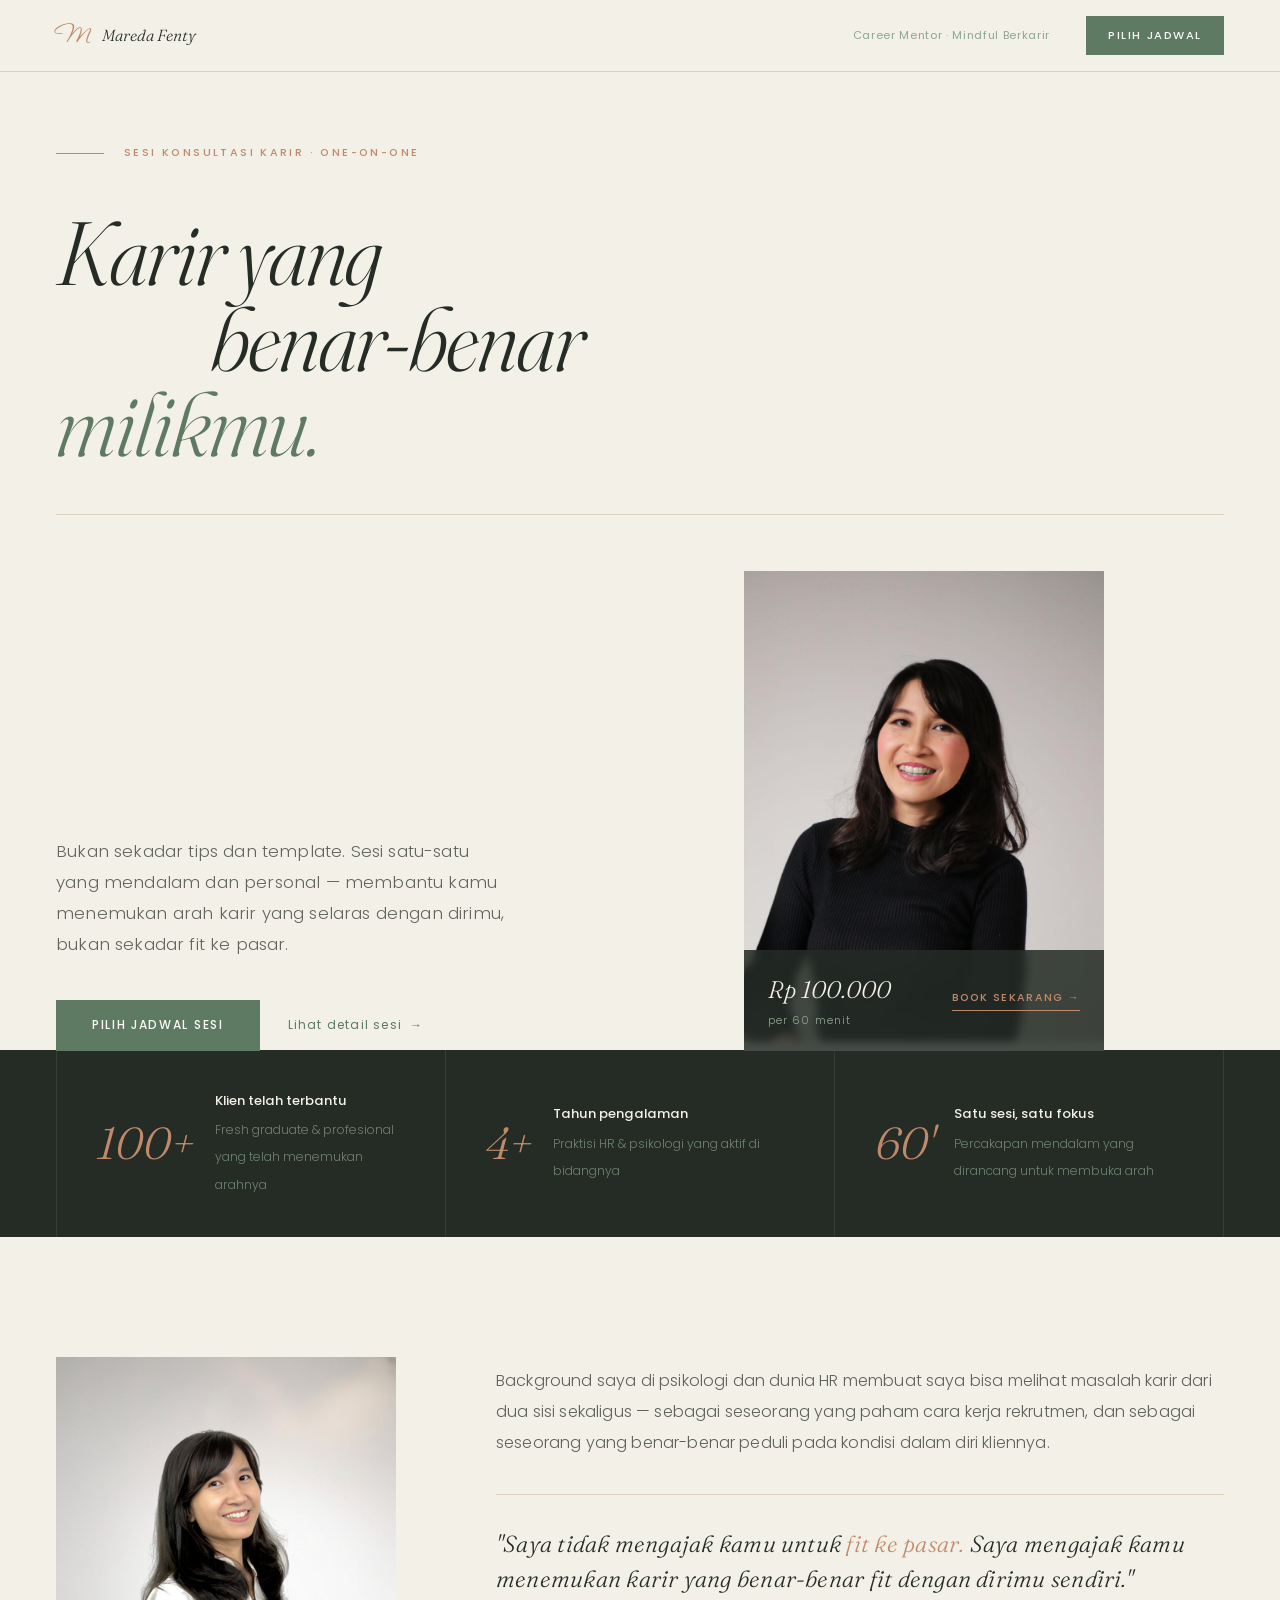
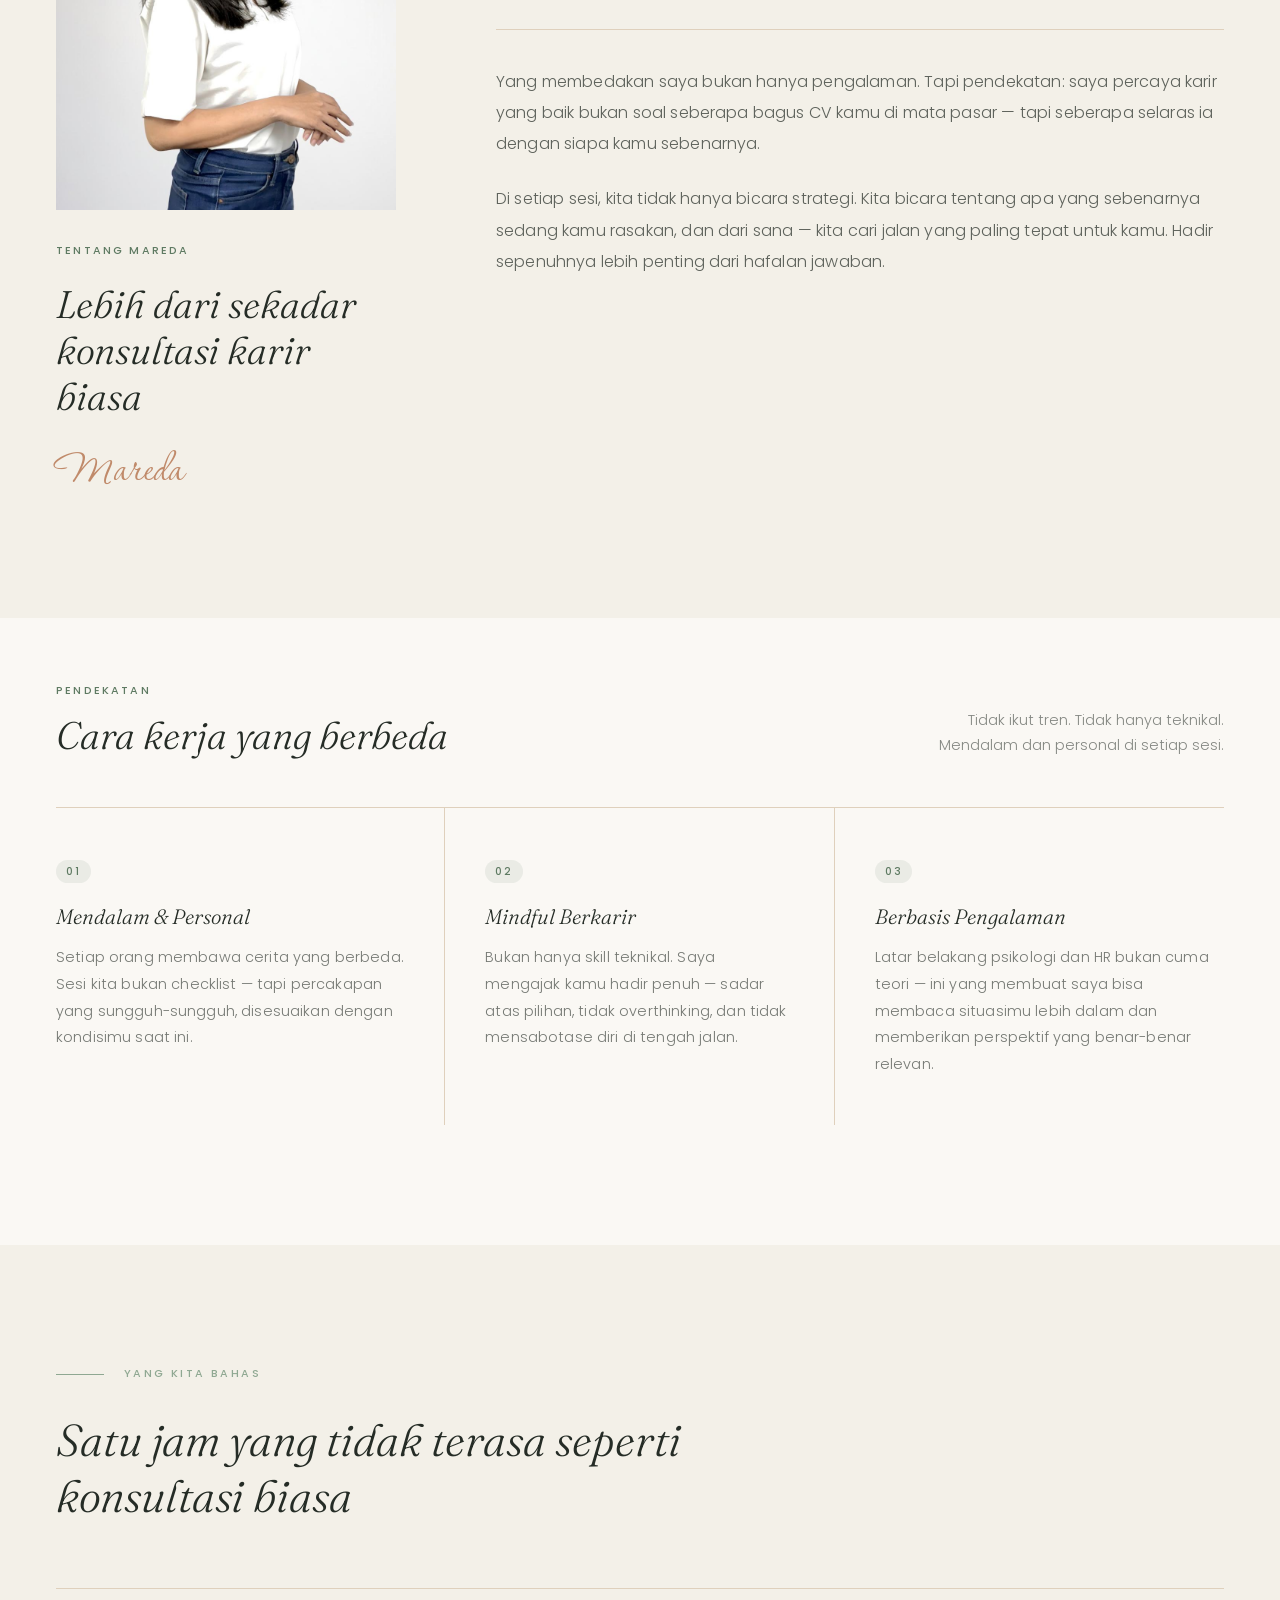
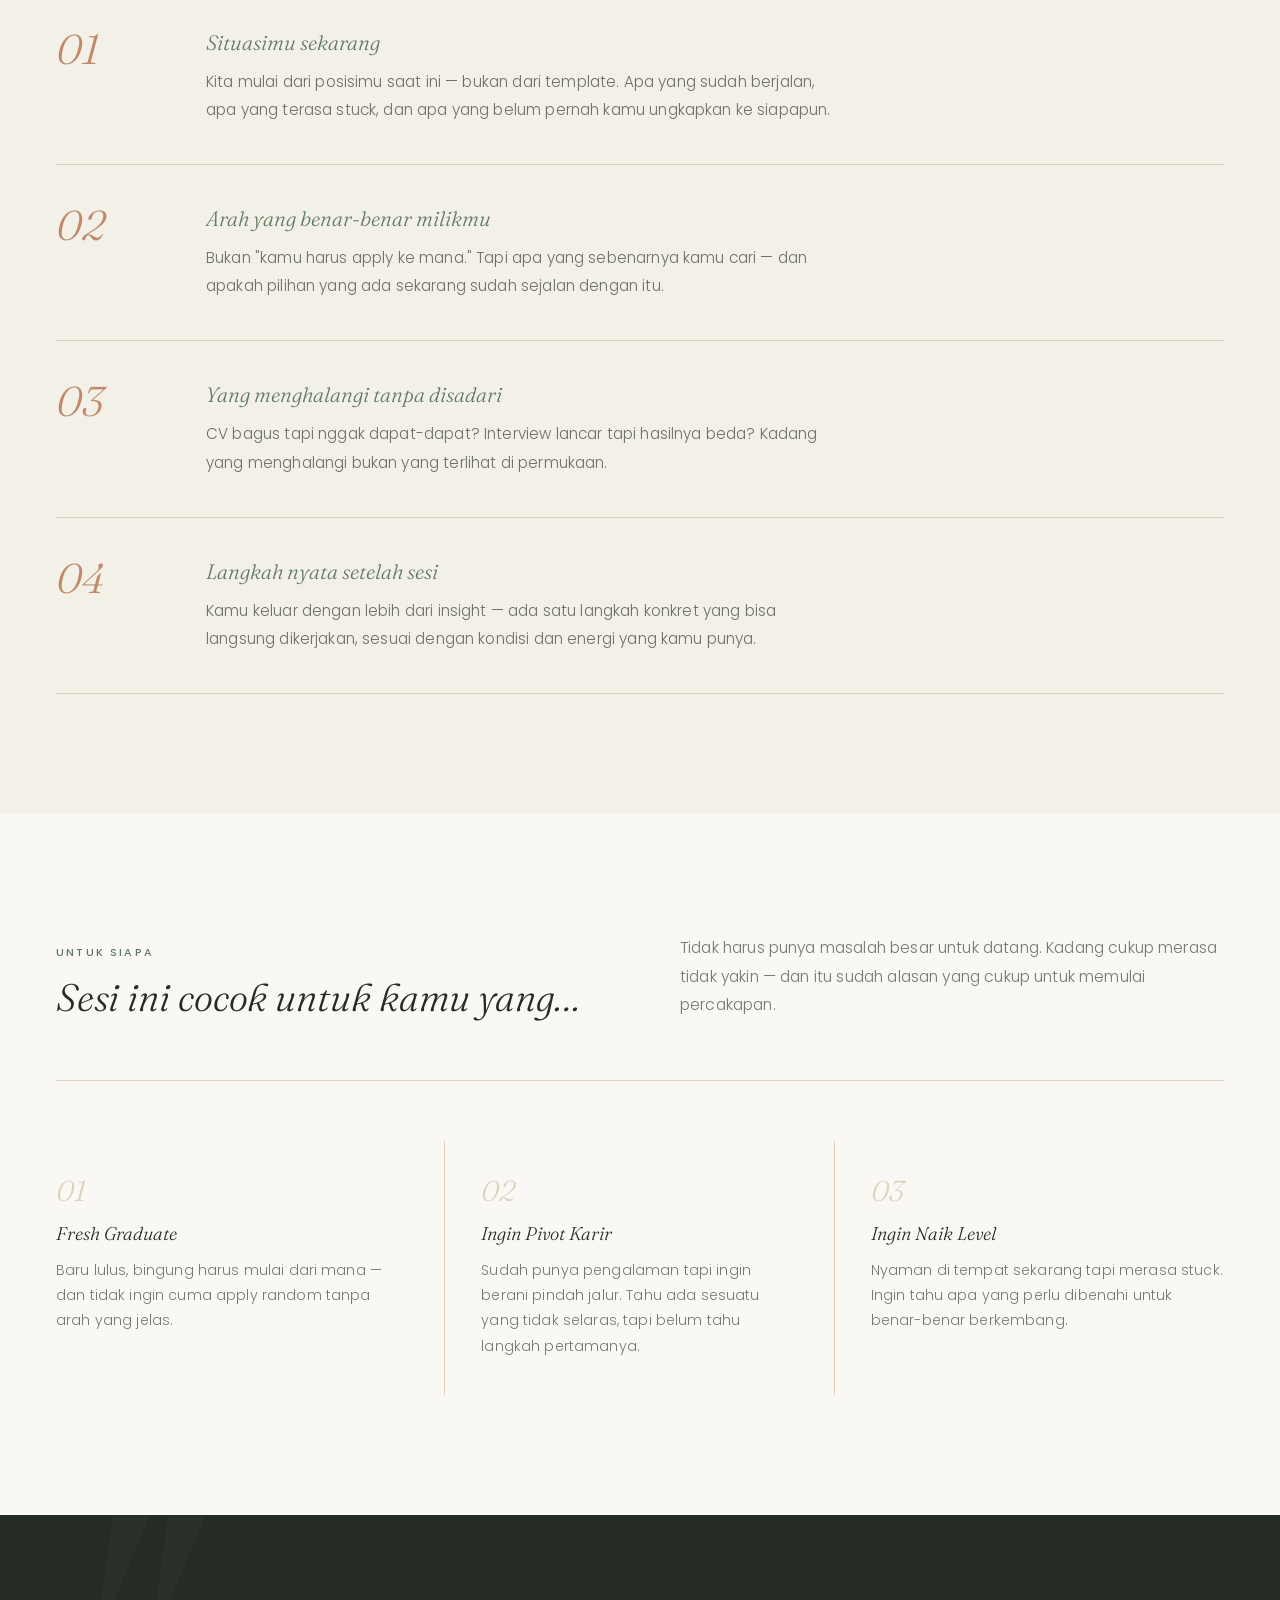
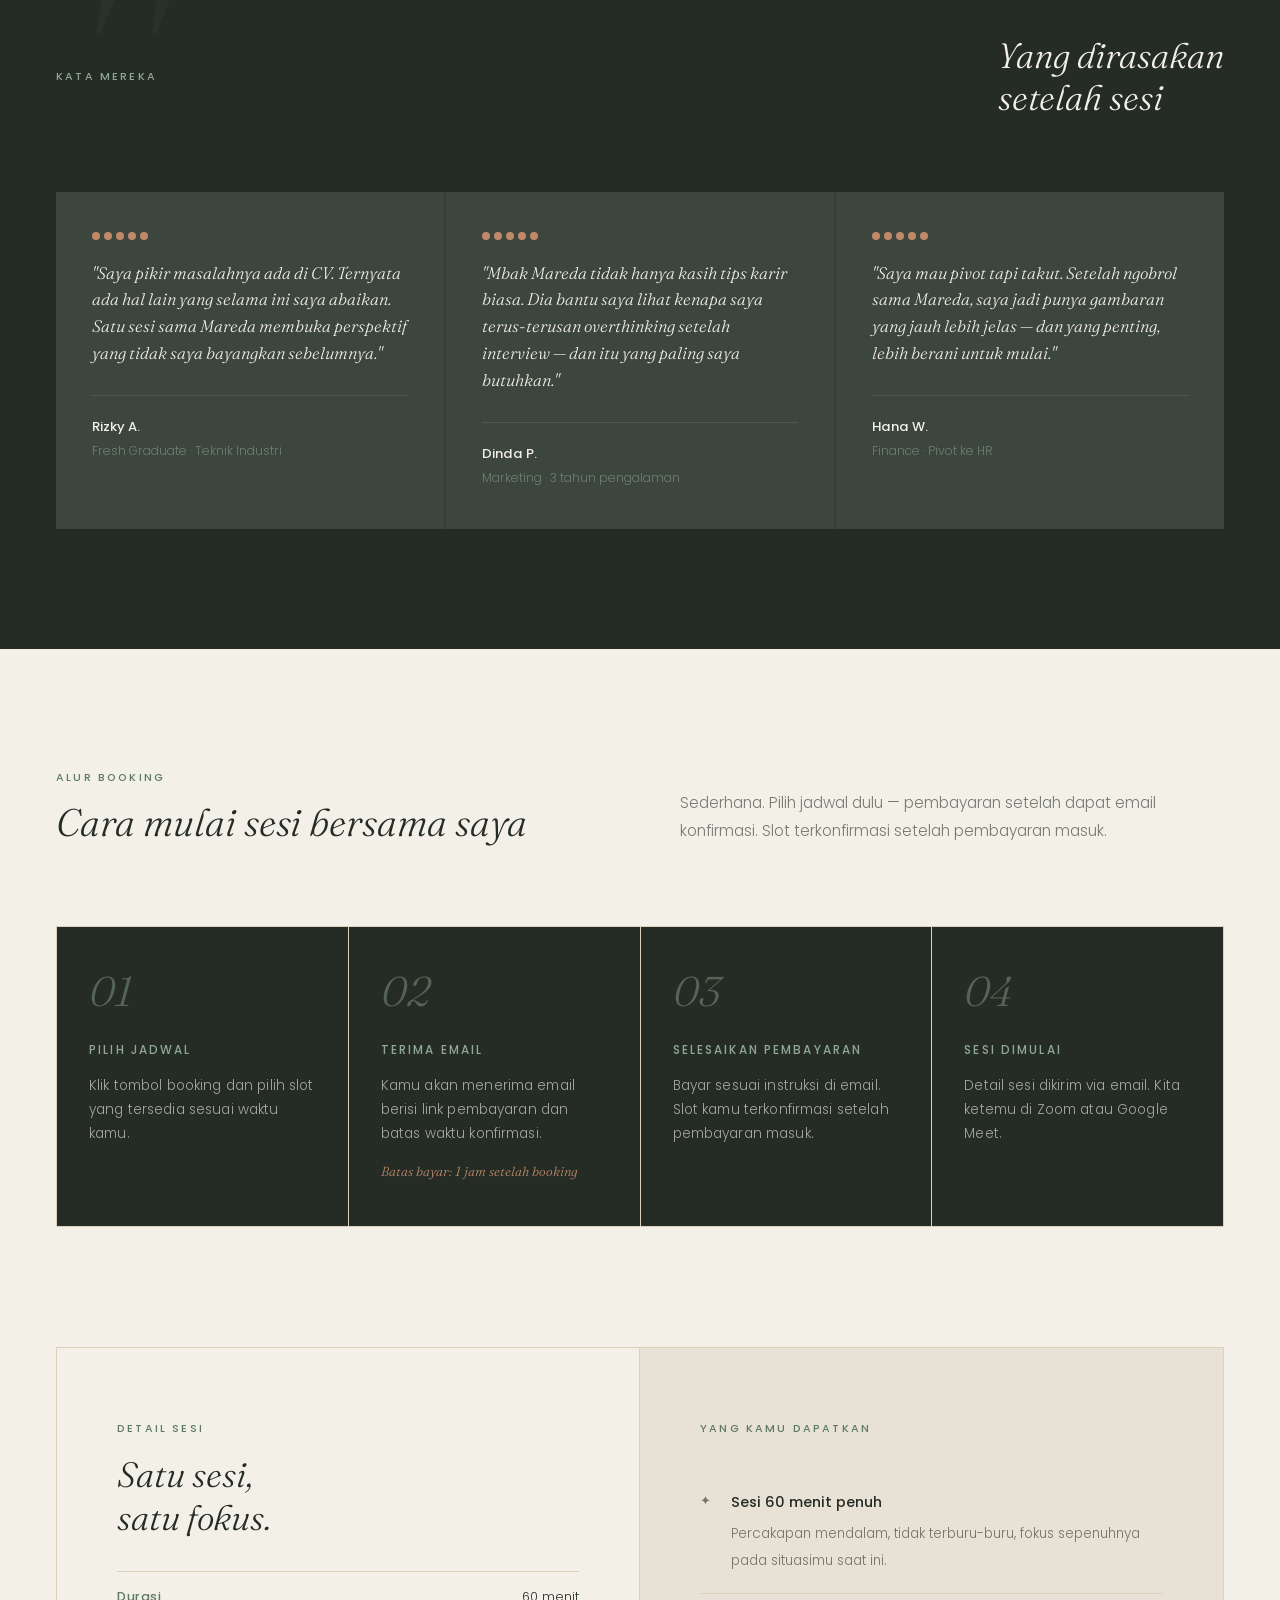
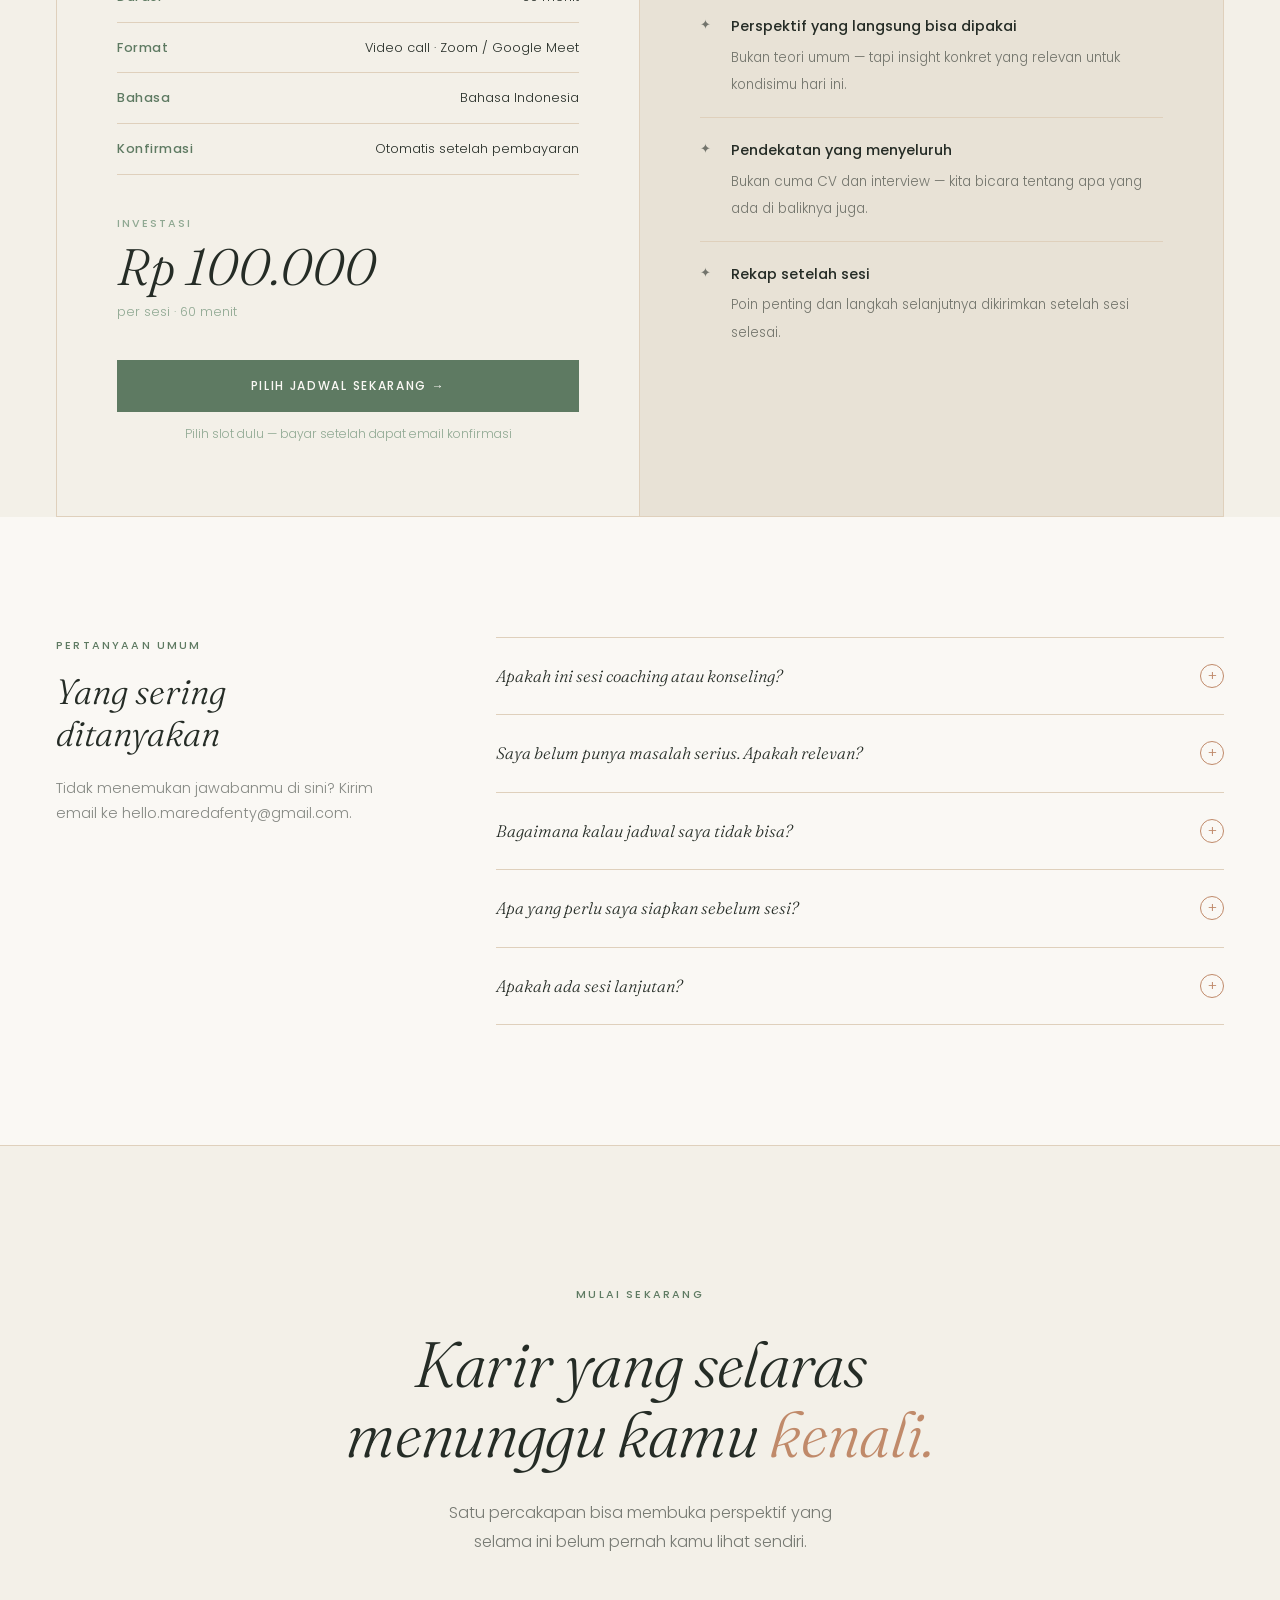
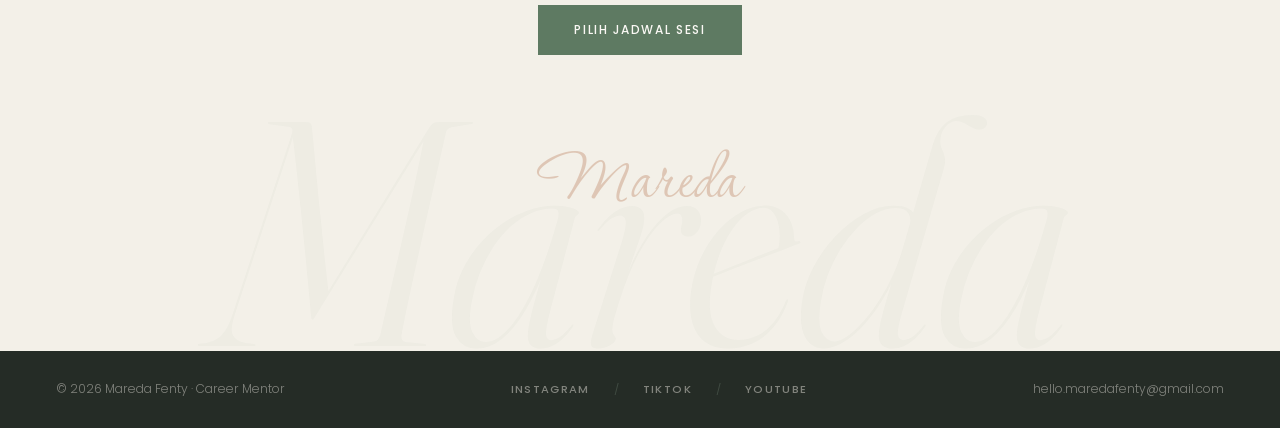
<file: sesi-konsultasi-karir/mareda-fenty-landing/index.html>
<!DOCTYPE html>
<html lang="id">
<head>
  <meta charset="UTF-8">
  <meta name="viewport" content="width=device-width, initial-scale=1.0">
  <title>Sesi Konsultasi Karir — Mareda Fenty</title>
  <link href="https://fonts.googleapis.com/css2?family=Fraunces:ital,wght@1,300;1,400;1,500&family=Poppins:wght@300;400;500&family=Corinthia&display=swap" rel="stylesheet">
  <link rel="stylesheet" href="../style.css">
</head>
<body>

  <!-- NAV -->
  <nav>
    <div class="nav-brand">
      <span class="nav-sig">M</span>
      <span class="nav-name">Mareda Fenty</span>
    </div>
    <div class="nav-right">
      <span class="nav-tagline">Career Mentor · Mindful Berkarir</span>
      <a href="https://calendly.com/hello-maredafenty/sesi-konsultasi-karir" class="nav-cta" target="_blank">Pilih Jadwal</a>
    </div>
  </nav>

  <!-- HERO -->
  <section class="hero">
    <div class="hero-inner">
      <div class="hero-label-row">
        <div class="line"></div>
        <span>Sesi Konsultasi Karir · One-on-One</span>
      </div>
      <h1 class="hero-headline">
        Karir yang<br>
        <span class="indent">benar-benar</span><br>
        <span class="moss-word">milikmu.</span>
      </h1>
      <div class="hero-body-row">
        <div class="hero-body-left">
          <p>Bukan sekadar tips dan template. Sesi satu-satu yang mendalam dan personal — membantu kamu menemukan arah karir yang selaras dengan dirimu, bukan sekadar fit ke pasar.</p>
          <div class="hero-cta-group">
            <a href="https://calendly.com/hello-maredafenty/sesi-konsultasi-karir" class="btn-primary" target="_blank">Pilih Jadwal Sesi</a>
            <a href="#booking" class="btn-ghost">Lihat detail sesi</a>
          </div>
        </div>
        <div class="hero-photo-card">
          <img src="../assets/foto-mareda-hero.jpg" alt="Mareda Fenty, Career Mentor — Mindful Berkarir" loading="lazy">
          <div class="photo-card-info">
            <div>
              <span class="rate">Rp 100.000</span>
              <span class="rate-label">per 60 menit</span>
            </div>
            <a href="https://calendly.com/hello-maredafenty/sesi-konsultasi-karir" class="book-link" target="_blank">Book sekarang →</a>
          </div>
        </div>
      </div>
    </div>
  </section>

  <!-- TRUST STRIP -->
  <div class="trust-strip">
    <div class="trust-inner">
      <div class="trust-item">
        <span class="trust-num">100+</span>
        <div class="trust-label">
          <strong>Klien telah terbantu</strong>
          <span>Fresh graduate & profesional yang telah menemukan arahnya</span>
        </div>
      </div>
      <div class="trust-item">
        <span class="trust-num">4+</span>
        <div class="trust-label">
          <strong>Tahun pengalaman</strong>
          <span>Praktisi HR & psikologi yang aktif di bidangnya</span>
        </div>
      </div>
      <div class="trust-item">
        <span class="trust-num">60'</span>
        <div class="trust-label">
          <strong>Satu sesi, satu fokus</strong>
          <span>Percakapan mendalam yang dirancang untuk membuka arah</span>
        </div>
      </div>
    </div>
  </div>

  <!-- TENTANG -->
  <section class="about-section">
    <div class="about-inner">
      <div class="about-sidebar">
        <img src="../assets/foto-mareda-about.png" alt="Mareda Fenty" class="about-photo" loading="lazy">
        <span class="eyebrow">Tentang Mareda</span>
        <h2>Lebih dari sekadar konsultasi karir biasa</h2>
        <span class="sig">Mareda</span>
      </div>
      <div class="about-content">
        <p>Background saya di psikologi dan dunia HR membuat saya bisa melihat masalah karir dari dua sisi sekaligus — sebagai seseorang yang paham cara kerja rekrutmen, dan sebagai seseorang yang benar-benar peduli pada kondisi dalam diri kliennya.</p>
        <div class="about-pull">
          <p>"Saya tidak mengajak kamu untuk <span>fit ke pasar.</span> Saya mengajak kamu menemukan karir yang benar-benar fit dengan dirimu sendiri."</p>
        </div>
        <p>Yang membedakan saya bukan hanya pengalaman. Tapi pendekatan: saya percaya karir yang baik bukan soal seberapa bagus CV kamu di mata pasar — tapi seberapa selaras ia dengan siapa kamu sebenarnya.</p>
        <p>Di setiap sesi, kita tidak hanya bicara strategi. Kita bicara tentang apa yang sebenarnya sedang kamu rasakan, dan dari sana — kita cari jalan yang paling tepat untuk kamu. Hadir sepenuhnya lebih penting dari hafalan jawaban.</p>
      </div>
    </div>
  </section>

  <!-- PENDEKATAN -->
  <section class="approach-section">
    <div class="approach-inner">
      <div class="approach-header">
        <div>
          <span class="eyebrow">Pendekatan</span>
          <h2>Cara kerja yang berbeda</h2>
        </div>
        <p>Tidak ikut tren. Tidak hanya teknikal. Mendalam dan personal di setiap sesi.</p>
      </div>
      <div class="pillar-row">
        <div class="pillar">
          <span class="pillar-mark">01</span>
          <h3>Mendalam & Personal</h3>
          <p>Setiap orang membawa cerita yang berbeda. Sesi kita bukan checklist — tapi percakapan yang sungguh-sungguh, disesuaikan dengan kondisimu saat ini.</p>
        </div>
        <div class="pillar">
          <span class="pillar-mark">02</span>
          <h3>Mindful Berkarir</h3>
          <p>Bukan hanya skill teknikal. Saya mengajak kamu hadir penuh — sadar atas pilihan, tidak overthinking, dan tidak mensabotase diri di tengah jalan.</p>
        </div>
        <div class="pillar">
          <span class="pillar-mark">03</span>
          <h3>Berbasis Pengalaman</h3>
          <p>Latar belakang psikologi dan HR bukan cuma teori — ini yang membuat saya bisa membaca situasimu lebih dalam dan memberikan perspektif yang benar-benar relevan.</p>
        </div>
      </div>
    </div>
  </section>

  <!-- YANG KITA BAHAS -->
  <section class="discuss-section">
    <div class="discuss-inner">
      <div class="discuss-header">
        <div class="discuss-eyebrow-row">
          <div class="line"></div>
          <span>Yang Kita Bahas</span>
        </div>
        <h2>Satu jam yang tidak terasa seperti konsultasi biasa</h2>
      </div>
      <div class="discuss-list">
        <div class="discuss-item">
          <span class="discuss-num">01</span>
          <div>
            <h3>Situasimu sekarang</h3>
            <p>Kita mulai dari posisimu saat ini — bukan dari template. Apa yang sudah berjalan, apa yang terasa stuck, dan apa yang belum pernah kamu ungkapkan ke siapapun.</p>
          </div>
        </div>
        <div class="discuss-item">
          <span class="discuss-num">02</span>
          <div>
            <h3>Arah yang benar-benar milikmu</h3>
            <p>Bukan "kamu harus apply ke mana." Tapi apa yang sebenarnya kamu cari — dan apakah pilihan yang ada sekarang sudah sejalan dengan itu.</p>
          </div>
        </div>
        <div class="discuss-item">
          <span class="discuss-num">03</span>
          <div>
            <h3>Yang menghalangi tanpa disadari</h3>
            <p>CV bagus tapi nggak dapat-dapat? Interview lancar tapi hasilnya beda? Kadang yang menghalangi bukan yang terlihat di permukaan.</p>
          </div>
        </div>
        <div class="discuss-item">
          <span class="discuss-num">04</span>
          <div>
            <h3>Langkah nyata setelah sesi</h3>
            <p>Kamu keluar dengan lebih dari insight — ada satu langkah konkret yang bisa langsung dikerjakan, sesuai dengan kondisi dan energi yang kamu punya.</p>
          </div>
        </div>
      </div>
    </div>
  </section>

  <!-- UNTUK SIAPA -->
  <section class="who-section">
    <div class="who-inner">
      <div class="who-header">
        <div>
          <span class="eyebrow">Untuk Siapa</span>
          <h2>Sesi ini cocok untuk kamu yang…</h2>
        </div>
        <p>Tidak harus punya masalah besar untuk datang. Kadang cukup merasa tidak yakin — dan itu sudah alasan yang cukup untuk memulai percakapan.</p>
      </div>
      <div class="who-grid">
        <div class="who-card">
          <div class="who-card-num">01</div>
          <h3>Fresh Graduate</h3>
          <p>Baru lulus, bingung harus mulai dari mana — dan tidak ingin cuma apply random tanpa arah yang jelas.</p>
        </div>
        <div class="who-card">
          <div class="who-card-num">02</div>
          <h3>Ingin Pivot Karir</h3>
          <p>Sudah punya pengalaman tapi ingin berani pindah jalur. Tahu ada sesuatu yang tidak selaras, tapi belum tahu langkah pertamanya.</p>
        </div>
        <div class="who-card">
          <div class="who-card-num">03</div>
          <h3>Ingin Naik Level</h3>
          <p>Nyaman di tempat sekarang tapi merasa stuck. Ingin tahu apa yang perlu dibenahi untuk benar-benar berkembang.</p>
        </div>
      </div>
    </div>
  </section>

  <!-- TESTIMONIAL -->
  <!--
    CATATAN: 3 testimoni di bawah ini masih CONTOH/ILUSTRASI (Rizky A., Dinda P., Hana W.)
    Ganti dengan testimoni asli dari klien begitu sudah terkumpul lewat flow follow-up
    ("Bagaimana sesi kemarin?"). Pertahankan format: bintang, kutipan, nama + konteks singkat.
  -->
  <section class="testimonial-section">
    <div class="testimonial-inner">
      <div class="testimonial-header">
        <span class="eyebrow">Kata Mereka</span>
        <h2>Yang dirasakan<br>setelah sesi</h2>
      </div>
      <div class="testimonials-grid">
        <div class="testimonial-card">
          <div class="t-stars">
            <div class="t-star"></div><div class="t-star"></div><div class="t-star"></div><div class="t-star"></div><div class="t-star"></div>
          </div>
          <p class="t-quote">"Saya pikir masalahnya ada di CV. Ternyata ada hal lain yang selama ini saya abaikan. Satu sesi sama Mareda membuka perspektif yang tidak saya bayangkan sebelumnya."</p>
          <div class="t-author">
            <strong>Rizky A.</strong>
            <span>Fresh Graduate · Teknik Industri</span>
          </div>
        </div>
        <div class="testimonial-card">
          <div class="t-stars">
            <div class="t-star"></div><div class="t-star"></div><div class="t-star"></div><div class="t-star"></div><div class="t-star"></div>
          </div>
          <p class="t-quote">"Mbak Mareda tidak hanya kasih tips karir biasa. Dia bantu saya lihat kenapa saya terus-terusan overthinking setelah interview — dan itu yang paling saya butuhkan."</p>
          <div class="t-author">
            <strong>Dinda P.</strong>
            <span>Marketing · 3 tahun pengalaman</span>
          </div>
        </div>
        <div class="testimonial-card">
          <div class="t-stars">
            <div class="t-star"></div><div class="t-star"></div><div class="t-star"></div><div class="t-star"></div><div class="t-star"></div>
          </div>
          <p class="t-quote">"Saya mau pivot tapi takut. Setelah ngobrol sama Mareda, saya jadi punya gambaran yang jauh lebih jelas — dan yang penting, lebih berani untuk mulai."</p>
          <div class="t-author">
            <strong>Hana W.</strong>
            <span>Finance · Pivot ke HR</span>
          </div>
        </div>
      </div>
    </div>
  </section>

  <!-- ALUR BOOKING -->
  <section class="how-section">
    <div class="how-inner">
      <div class="how-header">
        <div>
          <span class="eyebrow">Alur Booking</span>
          <h2>Cara mulai sesi bersama saya</h2>
        </div>
        <p>Sederhana. Pilih jadwal dulu — pembayaran setelah dapat email konfirmasi. Slot terkonfirmasi setelah pembayaran masuk.</p>
      </div>
      <div class="how-grid">
        <div class="how-card">
          <span class="how-card-num">01</span>
          <span class="how-card-title">Pilih Jadwal</span>
          <p class="how-card-desc">Klik tombol booking dan pilih slot yang tersedia sesuai waktu kamu.</p>
        </div>
        <div class="how-card">
          <span class="how-card-num">02</span>
          <span class="how-card-title">Terima Email</span>
          <p class="how-card-desc">Kamu akan menerima email berisi link pembayaran dan batas waktu konfirmasi.</p>
          <p class="how-card-note">Batas bayar: 1 jam setelah booking</p>
        </div>
        <div class="how-card">
          <span class="how-card-num">03</span>
          <span class="how-card-title">Selesaikan Pembayaran</span>
          <p class="how-card-desc">Bayar sesuai instruksi di email. Slot kamu terkonfirmasi setelah pembayaran masuk.</p>
        </div>
        <div class="how-card">
          <span class="how-card-num">04</span>
          <span class="how-card-title">Sesi Dimulai</span>
          <p class="how-card-desc">Detail sesi dikirim via email. Kita ketemu di Zoom atau Google Meet.</p>
        </div>
      </div>
    </div>
  </section>

  <!-- DETAIL SESI / BOOKING -->
  <section class="booking-section" id="booking">
    <div class="booking-inner">
      <div class="booking-left">
        <span class="eyebrow">Detail Sesi</span>
        <h2>Satu sesi,<br>satu fokus.</h2>
        <div class="booking-meta">
          <div class="meta-row">
            <span class="meta-key">Durasi</span>
            <span class="meta-val">60 menit</span>
          </div>
          <div class="meta-row">
            <span class="meta-key">Format</span>
            <span class="meta-val">Video call · Zoom / Google Meet</span>
          </div>
          <div class="meta-row">
            <span class="meta-key">Bahasa</span>
            <span class="meta-val">Bahasa Indonesia</span>
          </div>
          <div class="meta-row">
            <span class="meta-key">Konfirmasi</span>
            <span class="meta-val">Otomatis setelah pembayaran</span>
          </div>
        </div>
        <div class="price-display">
          <span class="label">Investasi</span>
          <span class="amount">Rp 100.000</span>
          <span class="duration">per sesi · 60 menit</span>
        </div>
        <a href="https://calendly.com/hello-maredafenty/sesi-konsultasi-karir" class="book-cta" target="_blank">Pilih Jadwal Sekarang →</a>
        <p class="book-note">Pilih slot dulu — bayar setelah dapat email konfirmasi</p>
      </div>
      <div class="booking-right">
        <span class="eyebrow">Yang kamu dapatkan</span>
        <div class="benefit-list">
          <div class="benefit">
            <span class="benefit-mark">✦</span>
            <div>
              <strong>Sesi 60 menit penuh</strong>
              <span>Percakapan mendalam, tidak terburu-buru, fokus sepenuhnya pada situasimu saat ini.</span>
            </div>
          </div>
          <div class="benefit">
            <span class="benefit-mark">✦</span>
            <div>
              <strong>Perspektif yang langsung bisa dipakai</strong>
              <span>Bukan teori umum — tapi insight konkret yang relevan untuk kondisimu hari ini.</span>
            </div>
          </div>
          <div class="benefit">
            <span class="benefit-mark">✦</span>
            <div>
              <strong>Pendekatan yang menyeluruh</strong>
              <span>Bukan cuma CV dan interview — kita bicara tentang apa yang ada di baliknya juga.</span>
            </div>
          </div>
          <div class="benefit">
            <span class="benefit-mark">✦</span>
            <div>
              <strong>Rekap setelah sesi</strong>
              <span>Poin penting dan langkah selanjutnya dikirimkan setelah sesi selesai.</span>
            </div>
          </div>
        </div>
      </div>
    </div>
  </section>

  <!-- FAQ -->
  <section class="faq-section">
    <div class="faq-inner">
      <div class="faq-left">
        <span class="eyebrow">Pertanyaan Umum</span>
        <h2>Yang sering ditanyakan</h2>
        <p>Tidak menemukan jawabanmu di sini? Kirim email ke hello.maredafenty@gmail.com.</p>
      </div>
      <div class="faq-list">
        <details class="faq-item">
          <summary>Apakah ini sesi coaching atau konseling? <span class="faq-icon">+</span></summary>
          <p>Ini sesi konsultasi karir — lebih seperti ngobrol mendalam bersama seseorang yang punya latar belakang psikologi dan HR. Bukan terapi, tapi jauh lebih dalam dari sekadar tanya jawab biasa.</p>
        </details>
        <details class="faq-item">
          <summary>Saya belum punya masalah serius. Apakah relevan? <span class="faq-icon">+</span></summary>
          <p>Ya. Banyak klien datang bukan karena krisis, tapi karena ingin lebih jelas dengan arahnya. Merasa "oke-oke saja tapi tidak berkembang" itu sinyal yang valid untuk dieksplorasi bersama.</p>
        </details>
        <details class="faq-item">
          <summary>Bagaimana kalau jadwal saya tidak bisa? <span class="faq-icon">+</span></summary>
          <p>Kamu bisa reschedule selama mengonfirmasi minimal 24 jam sebelum sesi. Hubungi saya di hello.maredafenty@gmail.com.</p>
        </details>
        <details class="faq-item">
          <summary>Apa yang perlu saya siapkan sebelum sesi? <span class="faq-icon">+</span></summary>
          <p>Tidak banyak. Cukup pikirkan satu atau dua hal yang paling ingin kamu diskusikan. Kita akan mulai dari sana — sisanya akan mengalir sendiri.</p>
        </details>
        <details class="faq-item">
          <summary>Apakah ada sesi lanjutan? <span class="faq-icon">+</span></summary>
          <p>Bisa, tergantung kebutuhanmu. Setelah sesi pertama kita bisa diskusikan bersama apakah perlu lanjutan atau tidak.</p>
        </details>
      </div>
    </div>
  </section>

  <!-- FOOTER CTA -->
  <section class="footer-cta">
    <span class="footer-cta-bg">Mareda</span>
    <span class="eyebrow">Mulai Sekarang</span>
    <h2>Karir yang selaras<br>menunggu kamu <span class="clay">kenali.</span></h2>
    <p>Satu percakapan bisa membuka perspektif yang selama ini belum pernah kamu lihat sendiri.</p>
    <a href="https://calendly.com/hello-maredafenty/sesi-konsultasi-karir" class="btn-primary" target="_blank">Pilih Jadwal Sesi</a>
    <span class="footer-cta-sig">Mareda</span>
  </section>

  <!-- FOOTER BOTTOM -->
  <div class="footer-bottom">
    <p>© 2026 Mareda Fenty · Career Mentor</p>
    <!-- CATATAN: cek dulu handle TikTok & YouTube Mareda sebelum publish, IG @maredafenty sudah terkonfirmasi -->
    <div class="footer-socials">
      <a href="https://instagram.com/maredafenty" target="_blank">Instagram</a>
      <span class="sep">/</span>
      <a href="https://tiktok.com/@maredafenty" target="_blank">TikTok</a>
      <span class="sep">/</span>
      <a href="https://youtube.com/@maredafenty" target="_blank">YouTube</a>
    </div>
    <p class="email"><a href="mailto:hello.maredafenty@gmail.com">hello.maredafenty@gmail.com</a></p>
  </div>

</body>
</html>
</file>
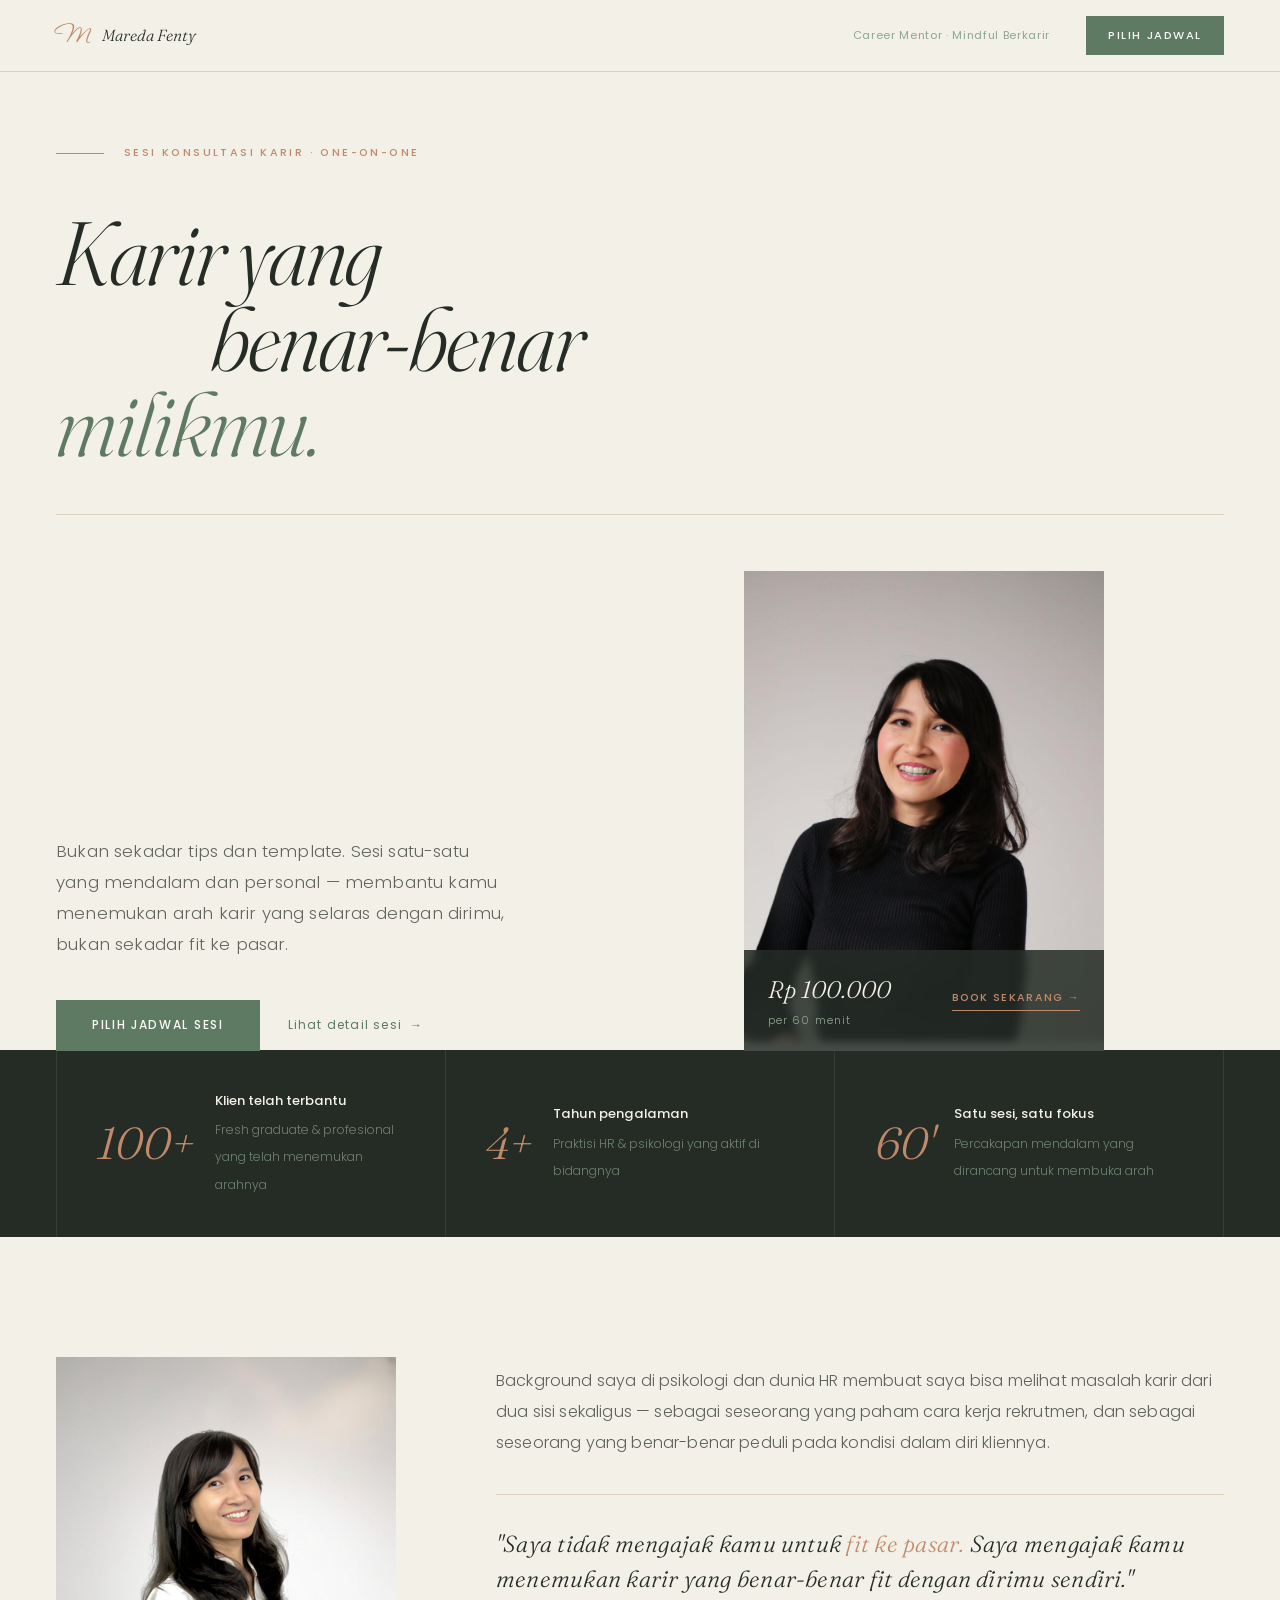
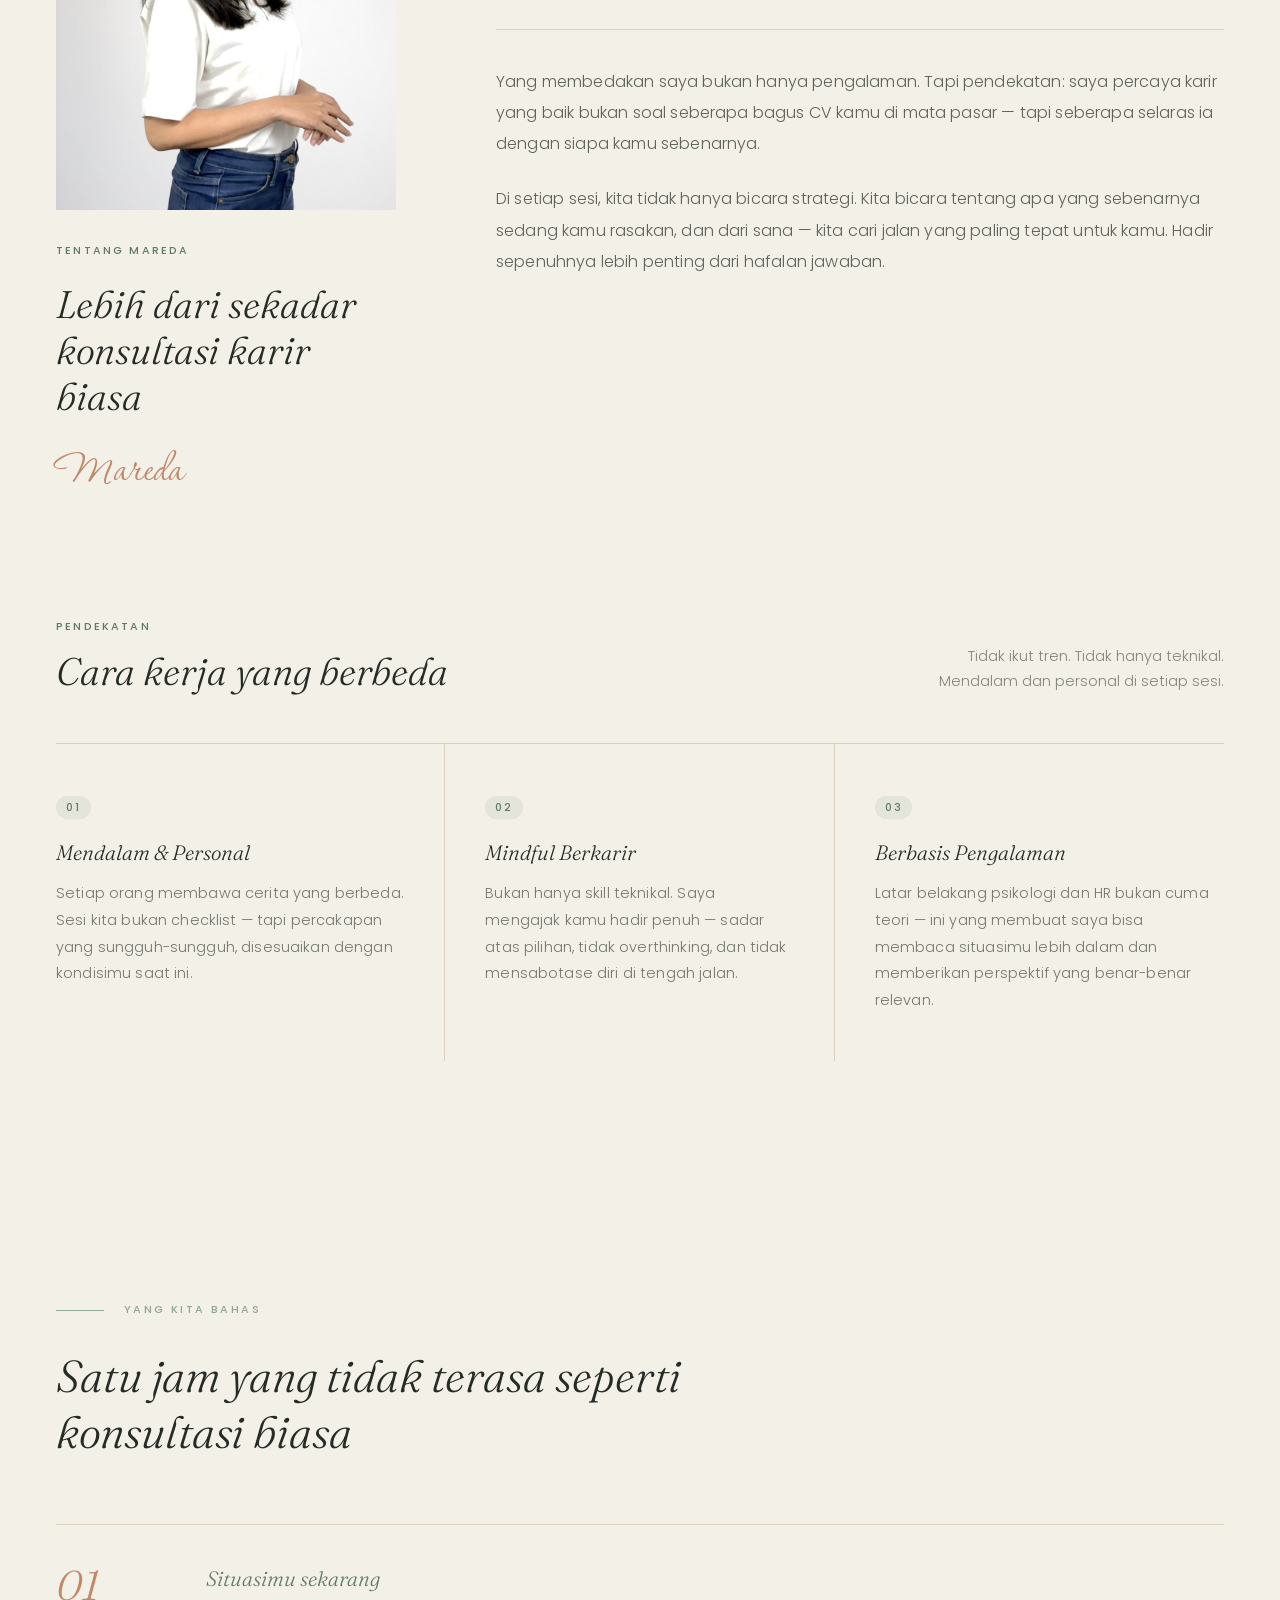
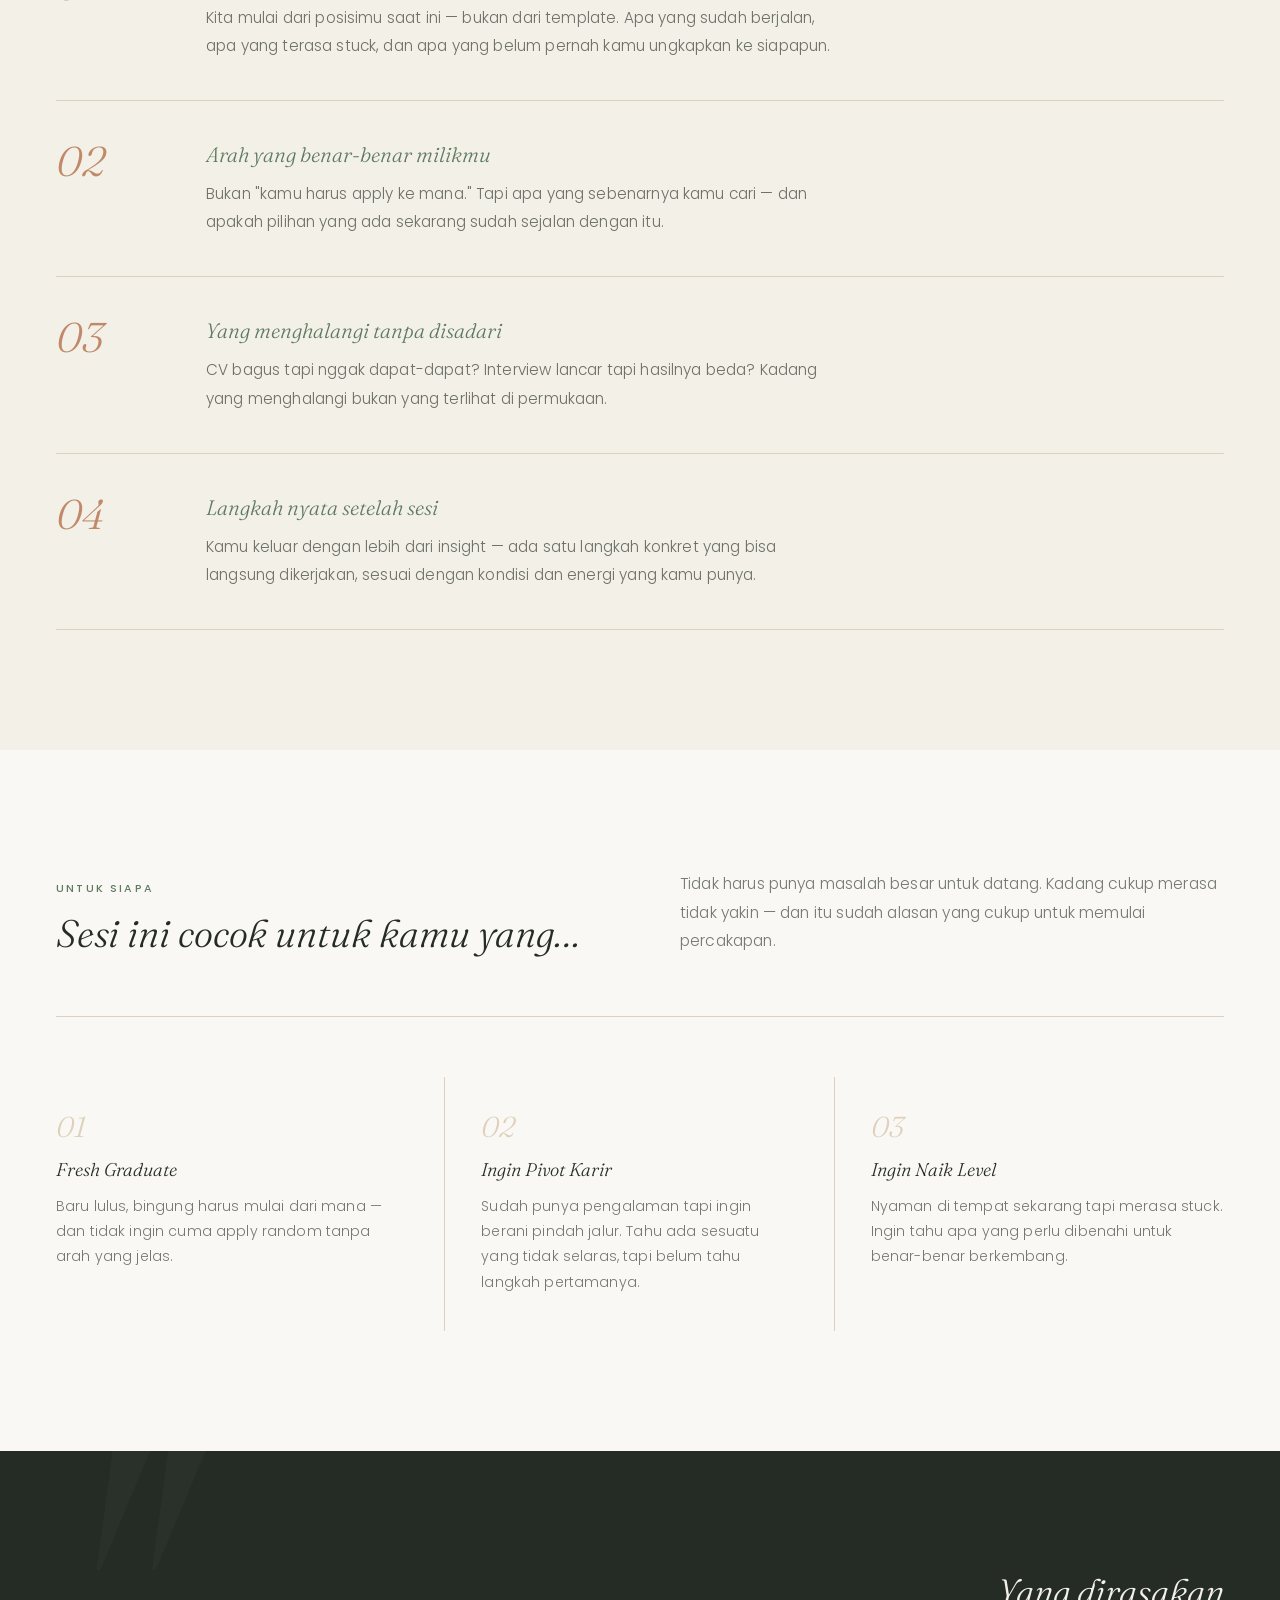
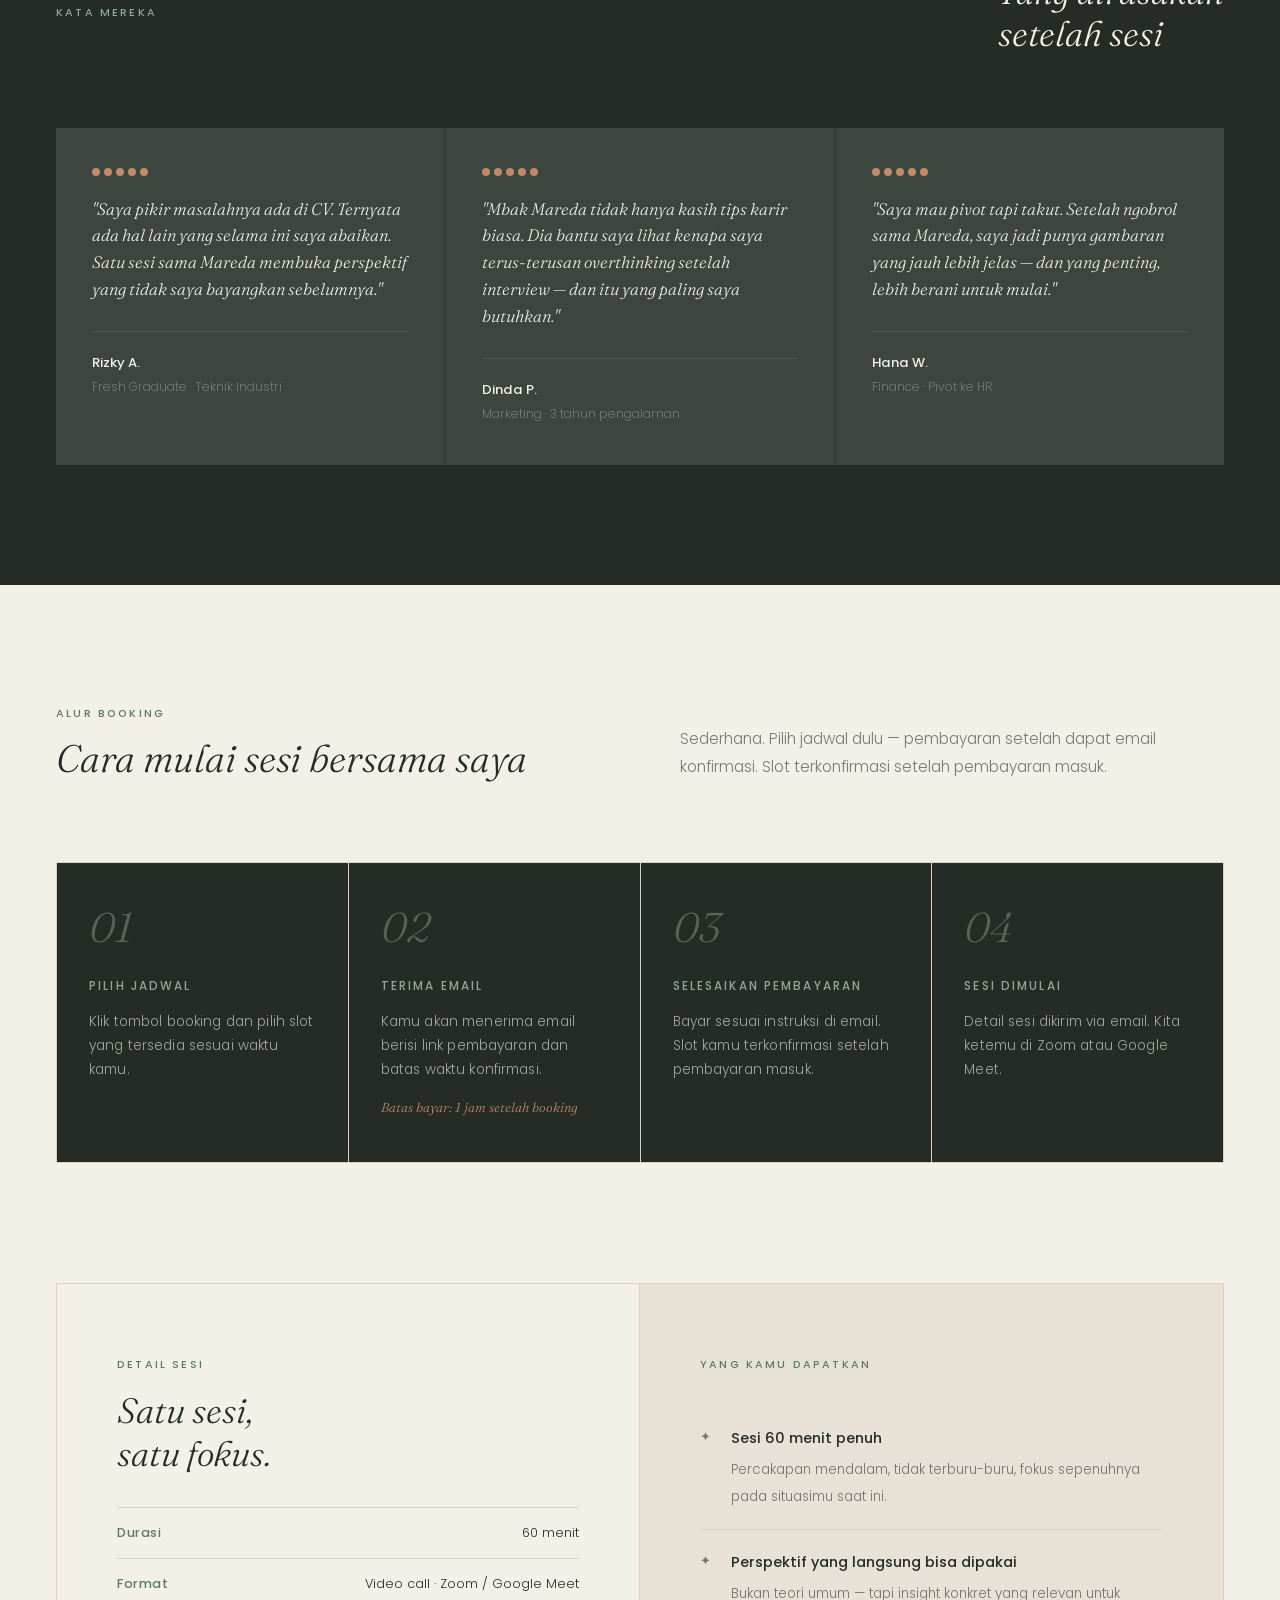
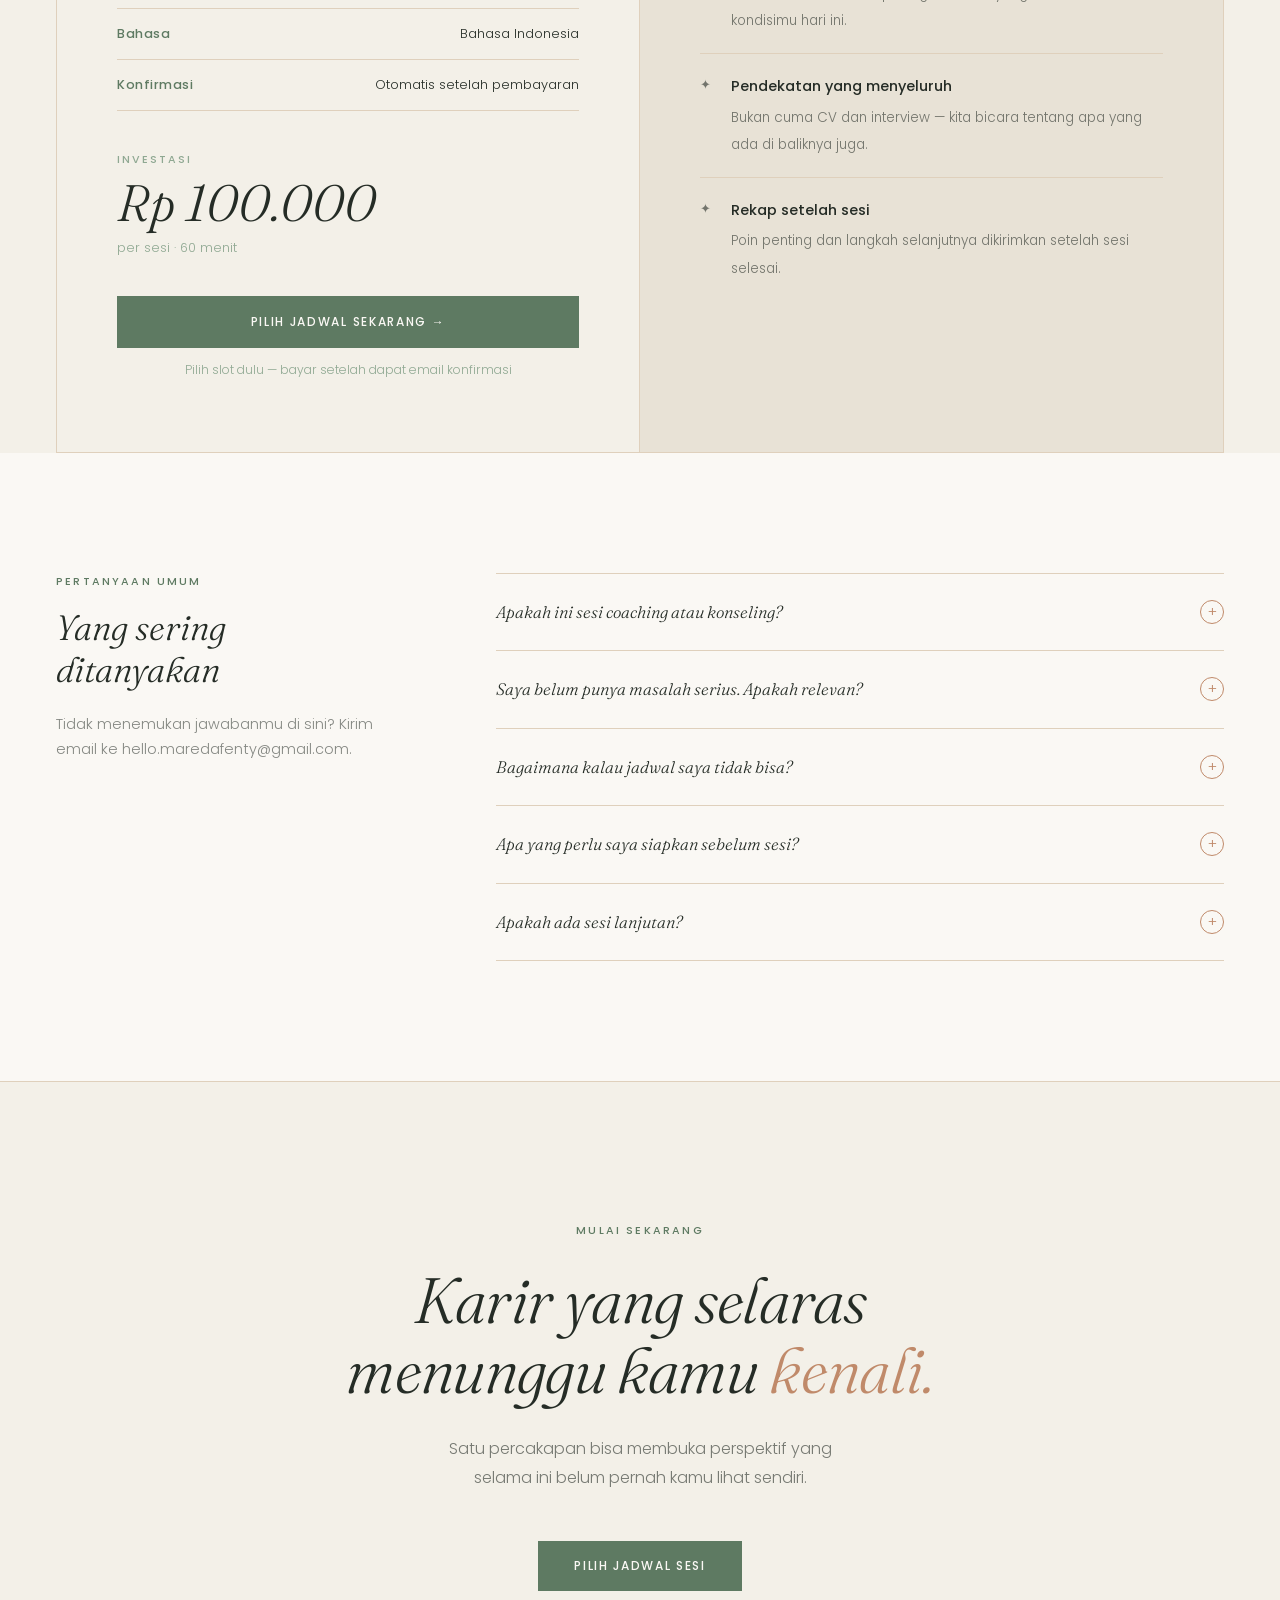
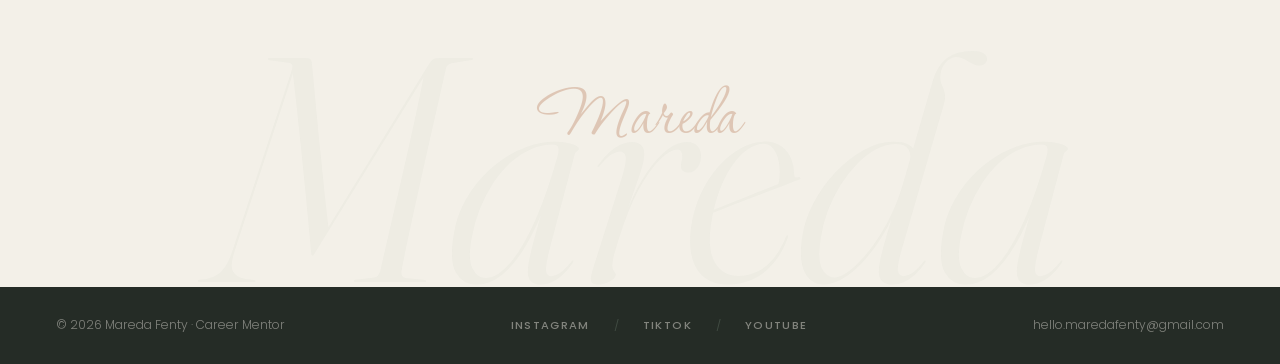
<file: sesi-konsultasi-karir/mareda-fenty-landing/mareda-fenty-landing/index.html>
<!DOCTYPE html>
<html lang="id">
<head>
  <meta charset="UTF-8">
  <meta name="viewport" content="width=device-width, initial-scale=1.0">
  <title>Sesi Konsultasi Karir — Mareda Fenty</title>
  <link href="https://fonts.googleapis.com/css2?family=Fraunces:ital,wght@1,300;1,400;1,500&family=Poppins:wght@300;400;500&family=Corinthia&display=swap" rel="stylesheet">
  <style>
    *, *::before, *::after { box-sizing: border-box; margin: 0; padding: 0; }

    :root {
      --moss:      #5E7A62;
      --clay:      #C08A6A;
      --parchment: #F3F0E8;
      --dark:      #252C26;
      --sage:      #8FA892;
      --sand:      #DFD0BC;
      --stone:     #E8E2D6;
      --white:     #FAF8F4;
      --ink:       #1A1F1B;
    }

    html { scroll-behavior: smooth; }

    body {
      font-family: 'Poppins', sans-serif;
      background: var(--parchment);
      color: var(--dark);
      font-size: 16px;
      line-height: 1.7;
      -webkit-font-smoothing: antialiased;
    }

    /* ─── NAV ─── */
    nav {
      position: fixed;
      top: 0; left: 0; right: 0;
      z-index: 100;
      padding: 0 56px;
      height: 72px;
      display: flex;
      justify-content: space-between;
      align-items: center;
      background: rgba(243,240,232,0.96);
      backdrop-filter: blur(12px);
      border-bottom: 0.5px solid var(--sand);
    }

    .nav-brand {
      display: flex;
      align-items: baseline;
      gap: 10px;
    }

    .nav-sig {
      font-family: 'Corinthia', cursive;
      font-size: 2rem;
      color: var(--clay);
      line-height: 1;
    }

    .nav-name {
      font-family: 'Fraunces', serif;
      font-style: italic;
      font-weight: 300;
      font-size: 1rem;
      color: var(--dark);
    }

    .nav-right {
      display: flex;
      align-items: center;
      gap: 36px;
    }

    .nav-tagline {
      font-family: 'Poppins', sans-serif;
      font-size: 0.7rem;
      font-weight: 400;
      letter-spacing: 0.06em;
      color: var(--sage);
    }

    .nav-cta {
      font-family: 'Poppins', sans-serif;
      font-size: 0.7rem;
      font-weight: 500;
      letter-spacing: 0.14em;
      text-transform: uppercase;
      color: var(--white);
      background: var(--moss);
      text-decoration: none;
      padding: 10px 22px;
      transition: background 0.25s;
    }

    .nav-cta:hover { background: var(--ink); }

    /* ─── HERO ─── */
    .hero {
      padding: 144px 56px 0;
      position: relative;
      overflow: hidden;
    }

    .hero-inner {
      max-width: 1200px;
      margin: 0 auto;
      position: relative;
    }

    .hero-label-row {
      display: flex;
      align-items: center;
      gap: 20px;
      margin-bottom: 48px;
    }

    .hero-label-row .line {
      width: 48px;
      height: 0.5px;
      background: var(--clay);
    }

    .hero-label-row span {
      font-family: 'Poppins', sans-serif;
      font-size: 0.68rem;
      font-weight: 500;
      letter-spacing: 0.22em;
      text-transform: uppercase;
      color: var(--clay);
    }

    .hero-headline {
      font-family: 'Fraunces', serif;
      font-style: italic;
      font-weight: 300;
      font-size: clamp(3.5rem, 7vw, 7.5rem);
      line-height: 0.95;
      color: var(--dark);
      letter-spacing: -0.02em;
      margin-bottom: 0;
      position: relative;
      z-index: 2;
    }

    .hero-headline .indent { padding-left: clamp(80px, 12vw, 200px); }
    .hero-headline .moss-word { color: var(--moss); }
    .hero-headline .clay-word { color: var(--clay); }

    .hero-body-row {
      display: grid;
      grid-template-columns: 1fr 480px;
      gap: 60px;
      align-items: end;
      padding: 56px 0 0;
      border-top: 0.5px solid var(--sand);
      margin-top: 48px;
    }

    .hero-body-left p {
      font-family: 'Poppins', sans-serif;
      font-weight: 300;
      font-size: 1.05rem;
      color: var(--dark);
      opacity: 0.7;
      line-height: 1.85;
      max-width: 460px;
      letter-spacing: 0.01em;
      margin-bottom: 40px;
    }

    .hero-cta-group {
      display: flex;
      align-items: center;
      gap: 28px;
    }

    .btn-primary {
      font-family: 'Poppins', sans-serif;
      font-size: 0.75rem;
      font-weight: 500;
      letter-spacing: 0.14em;
      text-transform: uppercase;
      color: var(--white);
      background: var(--moss);
      text-decoration: none;
      padding: 15px 36px;
      transition: background 0.25s;
      display: inline-block;
    }

    .btn-primary:hover { background: var(--ink); }

    .btn-ghost {
      font-family: 'Poppins', sans-serif;
      font-size: 0.75rem;
      font-weight: 400;
      letter-spacing: 0.1em;
      color: var(--moss);
      text-decoration: none;
      display: flex;
      align-items: center;
      gap: 8px;
      transition: gap 0.25s;
    }

    .btn-ghost:hover { gap: 14px; }
    .btn-ghost::after { content: '→'; }

    /* Photo card */
    .hero-photo-card {
      background: var(--stone);
      position: relative;
      aspect-ratio: 3/4;
      max-height: 480px;
      display: flex;
      flex-direction: column;
      justify-content: flex-end;
      overflow: hidden;
    }

    .hero-photo-card img {
      position: absolute; inset: 0;
      width: 100%; height: 100%;
      object-fit: cover; object-position: center top;
    }

    /* ─── ABOUT PHOTO ─── */
    .about-photo {
      width: 100%;
      aspect-ratio: 3/4;
      object-fit: cover;
      object-position: center top;
      margin-bottom: 32px;
      display: block;
      transform: scaleX(-1);
    }

    .photo-card-info {
      position: relative;
      z-index: 2;
      background: rgba(37,44,38,0.85);
      backdrop-filter: blur(4px);
      padding: 20px 24px;
      display: flex;
      justify-content: space-between;
      align-items: center;
    }

    .photo-card-info .rate {
      font-family: 'Fraunces', serif;
      font-style: italic;
      font-weight: 300;
      font-size: 1.5rem;
      color: var(--parchment);
    }

    .photo-card-info .rate-label {
      font-family: 'Poppins', sans-serif;
      font-size: 0.68rem;
      font-weight: 300;
      letter-spacing: 0.1em;
      color: var(--sage);
      display: block;
      margin-top: 2px;
    }

    .photo-card-info .book-link {
      font-family: 'Poppins', sans-serif;
      font-size: 0.68rem;
      font-weight: 500;
      letter-spacing: 0.12em;
      text-transform: uppercase;
      color: var(--clay);
      text-decoration: none;
      border-bottom: 0.5px solid var(--clay);
      padding-bottom: 2px;
    }

    /* ─── NUMBERS / TRUST ─── */
    .trust-strip {
      padding: 0 56px;
      margin-top: -1px;
      background: var(--dark);
    }

    .trust-inner {
      max-width: 1200px;
      margin: 0 auto;
      display: grid;
      grid-template-columns: repeat(3, 1fr);
      border-left: 0.5px solid rgba(143,168,146,0.15);
    }

    .trust-item {
      padding: 40px 40px;
      border-right: 0.5px solid rgba(143,168,146,0.15);
      display: flex;
      gap: 20px;
      align-items: center;
    }

    .trust-num {
      font-family: 'Fraunces', serif;
      font-style: italic;
      font-weight: 300;
      font-size: 2.8rem;
      color: var(--clay);
      line-height: 1;
      flex-shrink: 0;
    }

    .trust-label strong {
      display: block;
      font-family: 'Poppins', sans-serif;
      font-size: 0.82rem;
      font-weight: 500;
      color: var(--parchment);
      margin-bottom: 3px;
    }

    .trust-label span {
      font-family: 'Poppins', sans-serif;
      font-size: 0.76rem;
      font-weight: 300;
      color: rgba(143,168,146,0.7);
      line-height: 1.5;
    }

    /* ─── TENTANG ─── */
    .about-section {
      padding: 120px 56px;
      background: var(--parchment);
    }

    .about-inner {
      max-width: 1200px;
      margin: 0 auto;
      display: grid;
      grid-template-columns: 340px 1fr;
      gap: 100px;
      align-items: start;
    }

    .about-sidebar {
      position: sticky;
      top: 100px;
    }

    .about-sidebar .eyebrow {
      font-family: 'Poppins', sans-serif;
      font-size: 0.68rem;
      font-weight: 500;
      letter-spacing: 0.2em;
      text-transform: uppercase;
      color: var(--moss);
      display: block;
      margin-bottom: 20px;
    }

    .about-sidebar h2 {
      font-family: 'Fraunces', serif;
      font-style: italic;
      font-weight: 300;
      font-size: 2.4rem;
      line-height: 1.2;
      color: var(--dark);
      margin-bottom: 28px;
    }

    .about-sidebar .sig {
      font-family: 'Corinthia', cursive;
      font-size: 3.2rem;
      color: var(--clay);
      line-height: 1;
      display: block;
      margin-top: 24px;
    }

    .about-content {
      padding-top: 8px;
    }

    .about-content p {
      font-family: 'Poppins', sans-serif;
      font-weight: 300;
      font-size: 1rem;
      color: var(--dark);
      opacity: 0.72;
      line-height: 1.95;
      margin-bottom: 24px;
      letter-spacing: 0.01em;
    }

    .about-pull {
      border-top: 0.5px solid var(--sand);
      border-bottom: 0.5px solid var(--sand);
      padding: 32px 0;
      margin: 36px 0;
    }

    .about-pull p {
      font-family: 'Fraunces', serif;
      font-style: italic;
      font-weight: 300;
      font-size: 1.45rem;
      color: var(--dark);
      opacity: 1;
      line-height: 1.5;
      margin: 0;
    }

    .about-pull p span { color: var(--clay); }

    /* ─── PENDEKATAN ─── */
    .approach-section {
      padding: 0 56px 120px;
      background: var(--parchment);
    }

    .approach-inner { max-width: 1200px; margin: 0 auto; }

    .approach-header {
      display: flex;
      justify-content: space-between;
      align-items: flex-end;
      padding: 0 0 48px;
      border-bottom: 0.5px solid var(--sand);
      margin-bottom: 0;
    }

    .approach-header .eyebrow {
      font-family: 'Poppins', sans-serif;
      font-size: 0.68rem;
      font-weight: 500;
      letter-spacing: 0.2em;
      text-transform: uppercase;
      color: var(--moss);
      display: block;
      margin-bottom: 12px;
    }

    .approach-header h2 {
      font-family: 'Fraunces', serif;
      font-style: italic;
      font-weight: 300;
      font-size: 2.4rem;
      color: var(--dark);
      line-height: 1.2;
    }

    .approach-header p {
      font-family: 'Poppins', sans-serif;
      font-weight: 300;
      font-size: 0.9rem;
      color: var(--dark);
      opacity: 0.55;
      max-width: 300px;
      text-align: right;
      line-height: 1.75;
    }

    .pillar-row {
      display: grid;
      grid-template-columns: repeat(3, 1fr);
    }

    .pillar {
      padding: 48px 40px 48px 0;
      border-right: 0.5px solid var(--sand);
    }

    .pillar:last-child { border-right: none; padding-right: 0; padding-left: 40px; }
    .pillar:nth-child(2) { padding-left: 40px; }

    .pillar-mark {
      font-family: 'Poppins', sans-serif;
      font-size: 0.65rem;
      font-weight: 500;
      letter-spacing: 0.18em;
      text-transform: uppercase;
      color: var(--moss);
      background: rgba(94,122,98,0.1);
      display: inline-block;
      padding: 3px 10px;
      border-radius: 99px;
      margin-bottom: 20px;
    }

    .pillar h3 {
      font-family: 'Fraunces', serif;
      font-style: italic;
      font-weight: 300;
      font-size: 1.3rem;
      color: var(--dark);
      line-height: 1.3;
      margin-bottom: 14px;
    }

    .pillar p {
      font-family: 'Poppins', sans-serif;
      font-weight: 300;
      font-size: 0.9rem;
      color: var(--dark);
      opacity: 0.62;
      line-height: 1.85;
      letter-spacing: 0.01em;
    }

    /* ─── YANG KITA BAHAS ─── */
    .discuss-section {
      padding: 120px 56px;
      background: var(--parchment);
    }

    .discuss-inner { max-width: 1200px; margin: 0 auto; }

    .discuss-header { margin-bottom: 64px; }

    .discuss-eyebrow-row {
      display: flex;
      align-items: center;
      gap: 20px;
      margin-bottom: 28px;
    }

    .discuss-eyebrow-row .line {
      width: 48px;
      height: 0.5px;
      background: var(--sage);
    }

    .discuss-eyebrow-row span {
      font-family: 'Poppins', sans-serif;
      font-size: 0.68rem;
      font-weight: 500;
      letter-spacing: 0.22em;
      text-transform: uppercase;
      color: var(--sage);
    }

    .discuss-header h2 {
      font-family: 'Fraunces', serif;
      font-style: italic;
      font-weight: 300;
      font-size: clamp(2rem, 4vw, 2.8rem);
      color: var(--dark);
      line-height: 1.25;
      max-width: 760px;
    }

    .discuss-list { display: flex; flex-direction: column; }

    .discuss-item {
      display: grid;
      grid-template-columns: 110px 1fr;
      gap: 40px;
      padding: 40px 0;
      border-top: 0.5px solid var(--sand);
      align-items: start;
    }

    .discuss-list .discuss-item:last-child { border-bottom: 0.5px solid var(--sand); }

    .discuss-num {
      font-family: 'Fraunces', serif;
      font-style: italic;
      font-weight: 300;
      font-size: 2.6rem;
      color: var(--clay);
      line-height: 1;
    }

    .discuss-item h3 {
      font-family: 'Fraunces', serif;
      font-style: italic;
      font-weight: 300;
      font-size: 1.3rem;
      color: var(--moss);
      line-height: 1.3;
      margin-bottom: 12px;
    }

    .discuss-item p {
      font-family: 'Poppins', sans-serif;
      font-weight: 300;
      font-size: 0.95rem;
      color: var(--dark);
      opacity: 0.65;
      line-height: 1.85;
      letter-spacing: 0.01em;
      max-width: 640px;
    }

    /* ─── UNTUK SIAPA ─── */
    .who-section {
      padding: 120px 56px;
      background: var(--white);
    }

    .who-inner { max-width: 1200px; margin: 0 auto; }

    .who-header {
      display: grid;
      grid-template-columns: 1fr 1fr;
      gap: 80px;
      align-items: end;
      padding-bottom: 60px;
      border-bottom: 0.5px solid var(--sand);
      margin-bottom: 60px;
    }

    .who-header .eyebrow {
      font-family: 'Poppins', sans-serif;
      font-size: 0.68rem;
      font-weight: 500;
      letter-spacing: 0.2em;
      text-transform: uppercase;
      color: var(--moss);
      display: block;
      margin-bottom: 12px;
    }

    .who-header h2 {
      font-family: 'Fraunces', serif;
      font-style: italic;
      font-weight: 300;
      font-size: 2.4rem;
      color: var(--dark);
      line-height: 1.2;
    }

    .who-header p {
      font-family: 'Poppins', sans-serif;
      font-weight: 300;
      font-size: 0.97rem;
      color: var(--dark);
      opacity: 0.62;
      line-height: 1.85;
      letter-spacing: 0.01em;
      align-self: end;
    }

    .who-grid {
      display: grid;
      grid-template-columns: repeat(3, 1fr);
      gap: 0;
    }

    .who-card {
      padding: 36px 36px 36px 0;
      border-right: 0.5px solid var(--sand);
    }

    .who-card:last-child { border-right: none; padding-right: 0; padding-left: 36px; }
    .who-card:nth-child(2) { padding-left: 36px; }

    .who-card-num {
      font-family: 'Fraunces', serif;
      font-style: italic;
      font-weight: 300;
      font-size: 1.8rem;
      color: var(--sand);
      line-height: 1;
      margin-bottom: 16px;
    }

    .who-card h3 {
      font-family: 'Fraunces', serif;
      font-style: italic;
      font-weight: 300;
      font-size: 1.15rem;
      color: var(--dark);
      margin-bottom: 12px;
      line-height: 1.3;
    }

    .who-card p {
      font-family: 'Poppins', sans-serif;
      font-weight: 300;
      font-size: 0.88rem;
      color: var(--dark);
      opacity: 0.62;
      line-height: 1.8;
      letter-spacing: 0.01em;
    }

    /* ─── TESTIMONIAL ─── */
    .testimonial-section {
      padding: 120px 56px;
      background: var(--dark);
      position: relative;
      overflow: hidden;
    }

    .testimonial-section::before {
      content: '"';
      font-family: 'Fraunces', serif;
      font-style: italic;
      font-size: 28rem;
      color: rgba(255,255,255,0.025);
      position: absolute;
      top: -60px;
      left: 40px;
      line-height: 1;
      pointer-events: none;
    }

    .testimonial-inner {
      max-width: 1200px;
      margin: 0 auto;
      position: relative;
      z-index: 1;
    }

    .testimonial-header {
      display: flex;
      justify-content: space-between;
      align-items: center;
      margin-bottom: 72px;
    }

    .testimonial-header .eyebrow {
      font-family: 'Poppins', sans-serif;
      font-size: 0.68rem;
      font-weight: 500;
      letter-spacing: 0.2em;
      text-transform: uppercase;
      color: var(--sage);
    }

    .testimonial-header h2 {
      font-family: 'Fraunces', serif;
      font-style: italic;
      font-weight: 300;
      font-size: 2.2rem;
      color: var(--parchment);
      line-height: 1.2;
    }

    .testimonials-grid {
      display: grid;
      grid-template-columns: repeat(3, 1fr);
      gap: 1.5px;
      background: rgba(143,168,146,0.15);
    }

    .testimonial-card {
      background: rgba(255,255,255,0.04);
      padding: 40px 36px;
    }

    .t-stars {
      display: flex;
      gap: 4px;
      margin-bottom: 20px;
    }

    .t-star {
      width: 8px;
      height: 8px;
      border-radius: 50%;
      background: var(--clay);
    }

    .t-quote {
      font-family: 'Fraunces', serif;
      font-style: italic;
      font-weight: 300;
      font-size: 1.05rem;
      color: var(--parchment);
      line-height: 1.6;
      margin-bottom: 28px;
    }

    .t-author {
      display: flex;
      flex-direction: column;
      gap: 3px;
      padding-top: 20px;
      border-top: 0.5px solid rgba(143,168,146,0.2);
    }

    .t-author strong {
      font-family: 'Poppins', sans-serif;
      font-size: 0.82rem;
      font-weight: 500;
      color: var(--parchment);
    }

    .t-author span {
      font-family: 'Poppins', sans-serif;
      font-size: 0.76rem;
      font-weight: 300;
      color: rgba(143,168,146,0.6);
    }

    /* ─── ALUR ─── */
    .how-section {
      padding: 120px 56px;
      background: var(--parchment);
    }

    .how-inner { max-width: 1200px; margin: 0 auto; }

    .how-header {
      display: grid;
      grid-template-columns: 1fr 1fr;
      gap: 80px;
      align-items: end;
      margin-bottom: 80px;
    }

    .how-header .eyebrow {
      font-family: 'Poppins', sans-serif;
      font-size: 0.68rem;
      font-weight: 500;
      letter-spacing: 0.2em;
      text-transform: uppercase;
      color: var(--moss);
      display: block;
      margin-bottom: 12px;
    }

    .how-header h2 {
      font-family: 'Fraunces', serif;
      font-style: italic;
      font-weight: 300;
      font-size: 2.4rem;
      color: var(--dark);
      line-height: 1.2;
    }

    .how-header p {
      font-family: 'Poppins', sans-serif;
      font-weight: 300;
      font-size: 0.95rem;
      color: var(--dark);
      opacity: 0.6;
      line-height: 1.85;
      align-self: end;
    }

    .how-grid {
      display: grid;
      grid-template-columns: repeat(4, 1fr);
      gap: 1px;
      background: var(--sand);
      border: 0.5px solid var(--sand);
    }

    .how-card {
      background: var(--dark);
      padding: 44px 32px;
      display: flex;
      flex-direction: column;
    }

    .how-card-num {
      font-family: 'Fraunces', serif;
      font-style: italic;
      font-weight: 300;
      font-size: 2.6rem;
      color: var(--sage);
      opacity: 0.45;
      line-height: 1;
      margin-bottom: 28px;
    }

    .how-card-title {
      font-family: 'Poppins', sans-serif;
      font-size: 0.74rem;
      font-weight: 500;
      letter-spacing: 0.18em;
      text-transform: uppercase;
      color: var(--sage);
      margin-bottom: 14px;
    }

    .how-card-desc {
      font-family: 'Poppins', sans-serif;
      font-weight: 300;
      font-size: 0.85rem;
      color: rgba(243,240,232,0.62);
      line-height: 1.75;
      letter-spacing: 0.01em;
    }

    .how-card-note {
      font-family: 'Fraunces', serif;
      font-style: italic;
      font-weight: 300;
      font-size: 0.82rem;
      color: var(--clay);
      margin-top: 14px;
    }

    /* ─── BOOKING / DETAIL ─── */
    .booking-section {
      padding: 0 56px 0;
      background: var(--parchment);
    }

    .booking-inner {
      max-width: 1200px;
      margin: 0 auto;
      display: grid;
      grid-template-columns: 1fr 1fr;
      gap: 0;
      border: 0.5px solid var(--sand);
    }

    .booking-left {
      padding: 72px 60px;
      border-right: 0.5px solid var(--sand);
    }

    .booking-left .eyebrow {
      font-family: 'Poppins', sans-serif;
      font-size: 0.68rem;
      font-weight: 500;
      letter-spacing: 0.2em;
      text-transform: uppercase;
      color: var(--moss);
      display: block;
      margin-bottom: 16px;
    }

    .booking-left h2 {
      font-family: 'Fraunces', serif;
      font-style: italic;
      font-weight: 300;
      font-size: 2.2rem;
      color: var(--dark);
      line-height: 1.2;
      margin-bottom: 32px;
    }

    .booking-meta {
      display: flex;
      flex-direction: column;
      gap: 0;
      margin-bottom: 40px;
    }

    .meta-row {
      display: flex;
      justify-content: space-between;
      padding: 14px 0;
      border-bottom: 0.5px solid var(--sand);
    }

    .meta-row:first-child { border-top: 0.5px solid var(--sand); }

    .meta-key {
      font-family: 'Poppins', sans-serif;
      font-size: 0.8rem;
      font-weight: 500;
      color: var(--moss);
      letter-spacing: 0.04em;
    }

    .meta-val {
      font-family: 'Poppins', sans-serif;
      font-size: 0.8rem;
      font-weight: 300;
      color: var(--dark);
    }

    .price-display {
      margin-bottom: 36px;
    }

    .price-display .label {
      font-family: 'Poppins', sans-serif;
      font-size: 0.68rem;
      font-weight: 500;
      letter-spacing: 0.18em;
      text-transform: uppercase;
      color: var(--sage);
      display: block;
      margin-bottom: 8px;
    }

    .price-display .amount {
      font-family: 'Fraunces', serif;
      font-style: italic;
      font-weight: 300;
      font-size: 3.2rem;
      color: var(--dark);
      line-height: 1;
      display: block;
      margin-bottom: 4px;
    }

    .price-display .duration {
      font-family: 'Poppins', sans-serif;
      font-size: 0.8rem;
      font-weight: 300;
      color: var(--sage);
    }

    .book-cta {
      display: block;
      width: 100%;
      background: var(--moss);
      color: var(--white);
      text-align: center;
      text-decoration: none;
      padding: 16px 24px;
      font-family: 'Poppins', sans-serif;
      font-size: 0.75rem;
      font-weight: 500;
      letter-spacing: 0.14em;
      text-transform: uppercase;
      transition: background 0.25s;
      margin-bottom: 12px;
    }

    .book-cta:hover { background: var(--ink); }

    .book-note {
      font-family: 'Poppins', sans-serif;
      font-size: 0.76rem;
      font-weight: 300;
      color: var(--sage);
      text-align: center;
      line-height: 1.6;
    }

    .booking-right {
      padding: 72px 60px;
      background: var(--stone);
    }

    .booking-right .eyebrow {
      font-family: 'Poppins', sans-serif;
      font-size: 0.68rem;
      font-weight: 500;
      letter-spacing: 0.2em;
      text-transform: uppercase;
      color: var(--moss);
      display: block;
      margin-bottom: 32px;
    }

    .benefit-list { display: flex; flex-direction: column; gap: 0; }

    .benefit {
      display: flex;
      gap: 20px;
      padding: 20px 0;
      border-bottom: 0.5px solid var(--sand);
      align-items: flex-start;
    }

    .benefit:last-child { border-bottom: none; }

    .benefit-mark {
      font-family: 'Corinthia', cursive;
      font-size: 1.6rem;
      color: var(--clay);
      line-height: 1.2;
      flex-shrink: 0;
    }

    .benefit strong {
      display: block;
      font-family: 'Poppins', sans-serif;
      font-size: 0.9rem;
      font-weight: 500;
      color: var(--dark);
      margin-bottom: 4px;
    }

    .benefit span {
      font-family: 'Poppins', sans-serif;
      font-size: 0.84rem;
      font-weight: 300;
      color: var(--dark);
      opacity: 0.6;
      line-height: 1.7;
    }

    /* ─── FAQ ─── */
    .faq-section {
      padding: 120px 56px;
      background: var(--white);
    }

    .faq-inner {
      max-width: 1200px;
      margin: 0 auto;
      display: grid;
      grid-template-columns: 340px 1fr;
      gap: 100px;
    }

    .faq-left {
      position: sticky;
      top: 100px;
      height: fit-content;
    }

    .faq-left .eyebrow {
      font-family: 'Poppins', sans-serif;
      font-size: 0.68rem;
      font-weight: 500;
      letter-spacing: 0.2em;
      text-transform: uppercase;
      color: var(--moss);
      display: block;
      margin-bottom: 16px;
    }

    .faq-left h2 {
      font-family: 'Fraunces', serif;
      font-style: italic;
      font-weight: 300;
      font-size: 2.2rem;
      color: var(--dark);
      line-height: 1.2;
      margin-bottom: 20px;
    }

    .faq-left p {
      font-family: 'Poppins', sans-serif;
      font-weight: 300;
      font-size: 0.9rem;
      color: var(--dark);
      opacity: 0.55;
      line-height: 1.8;
    }

    details.faq-item { border-top: 0.5px solid var(--sand); }
    details.faq-item:last-child { border-bottom: 0.5px solid var(--sand); }

    details.faq-item summary {
      list-style: none;
      display: flex;
      justify-content: space-between;
      align-items: center;
      cursor: pointer;
      padding: 24px 0;
      font-family: 'Fraunces', serif;
      font-style: italic;
      font-weight: 300;
      font-size: 1.05rem;
      color: var(--dark);
      gap: 16px;
    }

    details.faq-item summary::-webkit-details-marker { display: none; }

    .faq-icon {
      width: 24px;
      height: 24px;
      border: 0.5px solid var(--clay);
      border-radius: 50%;
      display: flex;
      align-items: center;
      justify-content: center;
      flex-shrink: 0;
      font-size: 0.9rem;
      color: var(--clay);
      font-style: normal;
      font-family: 'Poppins', sans-serif;
      font-weight: 300;
      transition: all 0.25s;
    }

    details[open] .faq-icon {
      background: var(--clay);
      color: var(--white);
      transform: rotate(45deg);
    }

    details.faq-item p {
      font-family: 'Poppins', sans-serif;
      font-weight: 300;
      font-size: 0.93rem;
      color: var(--dark);
      opacity: 0.65;
      line-height: 1.85;
      padding-bottom: 24px;
      padding-right: 40px;
    }

    /* ─── FOOTER CTA ─── */
    .footer-cta {
      background: var(--parchment);
      padding: 140px 56px 100px;
      text-align: center;
      border-top: 0.5px solid var(--sand);
      position: relative;
      overflow: hidden;
    }

    .footer-cta-bg {
      position: absolute;
      bottom: -40px;
      left: 50%;
      transform: translateX(-50%);
      font-family: 'Fraunces', serif;
      font-style: italic;
      font-weight: 300;
      font-size: 20rem;
      color: rgba(94,122,98,0.04);
      white-space: nowrap;
      pointer-events: none;
      line-height: 1;
    }

    .footer-cta .eyebrow {
      font-family: 'Poppins', sans-serif;
      font-size: 0.68rem;
      font-weight: 500;
      letter-spacing: 0.2em;
      text-transform: uppercase;
      color: var(--moss);
      display: block;
      margin-bottom: 24px;
      position: relative;
    }

    .footer-cta h2 {
      font-family: 'Fraunces', serif;
      font-style: italic;
      font-weight: 300;
      font-size: clamp(2.8rem, 5vw, 5.5rem);
      color: var(--dark);
      line-height: 1.1;
      margin-bottom: 28px;
      position: relative;
      letter-spacing: -0.01em;
    }

    .footer-cta h2 .clay { color: var(--clay); }

    .footer-cta p {
      font-family: 'Poppins', sans-serif;
      font-weight: 300;
      font-size: 1rem;
      color: var(--dark);
      opacity: 0.6;
      max-width: 400px;
      margin: 0 auto 48px;
      line-height: 1.85;
      position: relative;
    }

    .footer-cta .btn-primary { position: relative; }

    .footer-cta-sig {
      font-family: 'Corinthia', cursive;
      font-size: 5rem;
      color: var(--clay);
      opacity: 0.4;
      margin-top: 60px;
      display: block;
      position: relative;
    }

    /* ─── FOOTER BOTTOM ─── */
    .footer-bottom {
      background: var(--dark);
      padding: 28px 56px;
      display: flex;
      justify-content: space-between;
      align-items: center;
      gap: 24px;
      flex-wrap: wrap;
    }

    .footer-bottom p {
      font-family: 'Poppins', sans-serif;
      font-weight: 300;
      font-size: 0.76rem;
      color: rgba(243,240,232,0.45);
    }

    .footer-socials {
      display: flex;
      gap: 24px;
      align-items: center;
    }

    .footer-socials a {
      font-family: 'Poppins', sans-serif;
      font-size: 0.7rem;
      font-weight: 500;
      letter-spacing: 0.12em;
      text-transform: uppercase;
      color: rgba(243,240,232,0.45);
      text-decoration: none;
      transition: color 0.2s;
    }

    .footer-socials a:hover { color: var(--clay); }

    .footer-socials .sep { color: rgba(143,168,146,0.25); font-size: 0.7rem; }

    .footer-bottom .email a {
      color: rgba(243,240,232,0.45);
      text-decoration: none;
      font-family: 'Poppins', sans-serif;
      font-size: 0.76rem;
      font-weight: 300;
      transition: color 0.2s;
    }

    .footer-bottom .email a:hover { color: var(--parchment); }

    /* ─── MOBILE ─── */
    @media (max-width: 1000px) {
      nav { padding: 0 24px; }
      .nav-tagline { display: none; }

      .hero { padding: 120px 24px 0; }
      .hero-body-row { grid-template-columns: 1fr; }
      .hero-photo-card { max-height: 340px; aspect-ratio: 4/3; }

      .trust-strip { padding: 0 24px; }
      .trust-inner { grid-template-columns: 1fr; border-left: none; }
      .trust-item { border-right: none; border-bottom: 0.5px solid rgba(143,168,146,0.15); }
      .trust-item:last-child { border-bottom: none; }

      .about-section,
      .approach-section,
      .how-section,
      .booking-section,
      .faq-section,
      .footer-cta { padding-left: 24px; padding-right: 24px; }

      .about-inner { grid-template-columns: 1fr; gap: 40px; }
      .about-sidebar { position: static; }

      .approach-header { flex-direction: column; align-items: flex-start; gap: 16px; }
      .approach-header p { text-align: left; }
      .pillar-row { grid-template-columns: 1fr; }
      .pillar, .pillar:nth-child(2), .pillar:last-child {
        padding: 32px 0; border-right: none;
        border-bottom: 0.5px solid var(--sand);
      }

      .discuss-section { padding: 80px 24px; }
      .discuss-item { grid-template-columns: 56px 1fr; gap: 20px; padding: 28px 0; }
      .discuss-num { font-size: 1.8rem; }

      .who-section { padding: 80px 24px; }
      .who-header { grid-template-columns: 1fr; gap: 20px; }
      .who-grid { grid-template-columns: 1fr; }
      .who-card, .who-card:nth-child(2), .who-card:last-child {
        padding: 28px 0; border-right: none;
        border-bottom: 0.5px solid var(--sand);
      }

      .testimonial-section { padding: 80px 24px; }
      .testimonials-grid { grid-template-columns: 1fr; }
      .testimonial-header { flex-direction: column; align-items: flex-start; gap: 16px; }

      .how-header { grid-template-columns: 1fr; gap: 20px; }
      .how-grid { grid-template-columns: repeat(2, 1fr); }

      .booking-inner { grid-template-columns: 1fr; border: none; }
      .booking-left { padding: 48px 24px; border-right: none; border-bottom: 0.5px solid var(--sand); }
      .booking-right { padding: 48px 24px; }

      .faq-inner { grid-template-columns: 1fr; gap: 40px; }
      .faq-left { position: static; }

      .footer-cta { padding: 80px 24px 60px; }
      .footer-cta h2 { font-size: 2.8rem; }

      .footer-bottom { flex-direction: column; text-align: center; padding: 24px; gap: 16px; }
      .footer-socials { justify-content: center; }
    }

    @media (max-width: 640px) {
      .how-grid { grid-template-columns: 1fr; }
    }
  </style>
</head>
<body>

  <!-- NAV -->
  <nav>
    <div class="nav-brand">
      <span class="nav-sig">M</span>
      <span class="nav-name">Mareda Fenty</span>
    </div>
    <div class="nav-right">
      <span class="nav-tagline">Career Mentor · Mindful Berkarir</span>
      <a href="https://calendly.com/hello-maredafenty/sesi-konsultasi-karir" class="nav-cta" target="_blank">Pilih Jadwal</a>
    </div>
  </nav>

  <!-- HERO -->
  <section class="hero">
    <div class="hero-inner">
      <div class="hero-label-row">
        <div class="line"></div>
        <span>Sesi Konsultasi Karir · One-on-One</span>
      </div>
      <h1 class="hero-headline">
        Karir yang<br>
        <span class="indent">benar-benar</span><br>
        <span class="moss-word">milikmu.</span>
      </h1>
      <div class="hero-body-row">
        <div class="hero-body-left">
          <p>Bukan sekadar tips dan template. Sesi satu-satu yang mendalam dan personal — membantu kamu menemukan arah karir yang selaras dengan dirimu, bukan sekadar fit ke pasar.</p>
          <div class="hero-cta-group">
            <a href="https://calendly.com/hello-maredafenty/sesi-konsultasi-karir" class="btn-primary" target="_blank">Pilih Jadwal Sesi</a>
            <a href="#booking" class="btn-ghost">Lihat detail sesi</a>
          </div>
        </div>
        <div class="hero-photo-card">
          <img src="assets/foto-mareda-hero.jpg" alt="Mareda Fenty, Career Mentor — Mindful Berkarir" loading="lazy">
          <div class="photo-card-info">
            <div>
              <span class="rate">Rp 100.000</span>
              <span class="rate-label">per 60 menit</span>
            </div>
            <a href="https://calendly.com/hello-maredafenty/sesi-konsultasi-karir" class="book-link" target="_blank">Book sekarang →</a>
          </div>
        </div>
      </div>
    </div>
  </section>

  <!-- TRUST STRIP -->
  <div class="trust-strip">
    <div class="trust-inner">
      <div class="trust-item">
        <span class="trust-num">100+</span>
        <div class="trust-label">
          <strong>Klien telah terbantu</strong>
          <span>Fresh graduate & profesional yang telah menemukan arahnya</span>
        </div>
      </div>
      <div class="trust-item">
        <span class="trust-num">4+</span>
        <div class="trust-label">
          <strong>Tahun pengalaman</strong>
          <span>Praktisi HR & psikologi yang aktif di bidangnya</span>
        </div>
      </div>
      <div class="trust-item">
        <span class="trust-num">60'</span>
        <div class="trust-label">
          <strong>Satu sesi, satu fokus</strong>
          <span>Percakapan mendalam yang dirancang untuk membuka arah</span>
        </div>
      </div>
    </div>
  </div>

  <!-- TENTANG -->
  <section class="about-section">
    <div class="about-inner">
      <div class="about-sidebar">
        <img src="assets/foto-mareda-about.png" alt="Mareda Fenty" class="about-photo" loading="lazy">
        <span class="eyebrow">Tentang Mareda</span>
        <h2>Lebih dari sekadar konsultasi karir biasa</h2>
        <span class="sig">Mareda</span>
      </div>
      <div class="about-content">
        <p>Background saya di psikologi dan dunia HR membuat saya bisa melihat masalah karir dari dua sisi sekaligus — sebagai seseorang yang paham cara kerja rekrutmen, dan sebagai seseorang yang benar-benar peduli pada kondisi dalam diri kliennya.</p>
        <div class="about-pull">
          <p>"Saya tidak mengajak kamu untuk <span>fit ke pasar.</span> Saya mengajak kamu menemukan karir yang benar-benar fit dengan dirimu sendiri."</p>
        </div>
        <p>Yang membedakan saya bukan hanya pengalaman. Tapi pendekatan: saya percaya karir yang baik bukan soal seberapa bagus CV kamu di mata pasar — tapi seberapa selaras ia dengan siapa kamu sebenarnya.</p>
        <p>Di setiap sesi, kita tidak hanya bicara strategi. Kita bicara tentang apa yang sebenarnya sedang kamu rasakan, dan dari sana — kita cari jalan yang paling tepat untuk kamu. Hadir sepenuhnya lebih penting dari hafalan jawaban.</p>
      </div>
    </div>
  </section>

  <!-- PENDEKATAN -->
  <section class="approach-section">
    <div class="approach-inner">
      <div class="approach-header">
        <div>
          <span class="eyebrow">Pendekatan</span>
          <h2>Cara kerja yang berbeda</h2>
        </div>
        <p>Tidak ikut tren. Tidak hanya teknikal. Mendalam dan personal di setiap sesi.</p>
      </div>
      <div class="pillar-row">
        <div class="pillar">
          <span class="pillar-mark">01</span>
          <h3>Mendalam & Personal</h3>
          <p>Setiap orang membawa cerita yang berbeda. Sesi kita bukan checklist — tapi percakapan yang sungguh-sungguh, disesuaikan dengan kondisimu saat ini.</p>
        </div>
        <div class="pillar">
          <span class="pillar-mark">02</span>
          <h3>Mindful Berkarir</h3>
          <p>Bukan hanya skill teknikal. Saya mengajak kamu hadir penuh — sadar atas pilihan, tidak overthinking, dan tidak mensabotase diri di tengah jalan.</p>
        </div>
        <div class="pillar">
          <span class="pillar-mark">03</span>
          <h3>Berbasis Pengalaman</h3>
          <p>Latar belakang psikologi dan HR bukan cuma teori — ini yang membuat saya bisa membaca situasimu lebih dalam dan memberikan perspektif yang benar-benar relevan.</p>
        </div>
      </div>
    </div>
  </section>

  <!-- YANG KITA BAHAS -->
  <section class="discuss-section">
    <div class="discuss-inner">
      <div class="discuss-header">
        <div class="discuss-eyebrow-row">
          <div class="line"></div>
          <span>Yang Kita Bahas</span>
        </div>
        <h2>Satu jam yang tidak terasa seperti konsultasi biasa</h2>
      </div>
      <div class="discuss-list">
        <div class="discuss-item">
          <span class="discuss-num">01</span>
          <div>
            <h3>Situasimu sekarang</h3>
            <p>Kita mulai dari posisimu saat ini — bukan dari template. Apa yang sudah berjalan, apa yang terasa stuck, dan apa yang belum pernah kamu ungkapkan ke siapapun.</p>
          </div>
        </div>
        <div class="discuss-item">
          <span class="discuss-num">02</span>
          <div>
            <h3>Arah yang benar-benar milikmu</h3>
            <p>Bukan "kamu harus apply ke mana." Tapi apa yang sebenarnya kamu cari — dan apakah pilihan yang ada sekarang sudah sejalan dengan itu.</p>
          </div>
        </div>
        <div class="discuss-item">
          <span class="discuss-num">03</span>
          <div>
            <h3>Yang menghalangi tanpa disadari</h3>
            <p>CV bagus tapi nggak dapat-dapat? Interview lancar tapi hasilnya beda? Kadang yang menghalangi bukan yang terlihat di permukaan.</p>
          </div>
        </div>
        <div class="discuss-item">
          <span class="discuss-num">04</span>
          <div>
            <h3>Langkah nyata setelah sesi</h3>
            <p>Kamu keluar dengan lebih dari insight — ada satu langkah konkret yang bisa langsung dikerjakan, sesuai dengan kondisi dan energi yang kamu punya.</p>
          </div>
        </div>
      </div>
    </div>
  </section>

  <!-- UNTUK SIAPA -->
  <section class="who-section">
    <div class="who-inner">
      <div class="who-header">
        <div>
          <span class="eyebrow">Untuk Siapa</span>
          <h2>Sesi ini cocok untuk kamu yang…</h2>
        </div>
        <p>Tidak harus punya masalah besar untuk datang. Kadang cukup merasa tidak yakin — dan itu sudah alasan yang cukup untuk memulai percakapan.</p>
      </div>
      <div class="who-grid">
        <div class="who-card">
          <div class="who-card-num">01</div>
          <h3>Fresh Graduate</h3>
          <p>Baru lulus, bingung harus mulai dari mana — dan tidak ingin cuma apply random tanpa arah yang jelas.</p>
        </div>
        <div class="who-card">
          <div class="who-card-num">02</div>
          <h3>Ingin Pivot Karir</h3>
          <p>Sudah punya pengalaman tapi ingin berani pindah jalur. Tahu ada sesuatu yang tidak selaras, tapi belum tahu langkah pertamanya.</p>
        </div>
        <div class="who-card">
          <div class="who-card-num">03</div>
          <h3>Ingin Naik Level</h3>
          <p>Nyaman di tempat sekarang tapi merasa stuck. Ingin tahu apa yang perlu dibenahi untuk benar-benar berkembang.</p>
        </div>
      </div>
    </div>
  </section>

  <!-- TESTIMONIAL -->
  <!--
    CATATAN: 3 testimoni di bawah ini masih CONTOH/ILUSTRASI (Rizky A., Dinda P., Hana W.)
    Ganti dengan testimoni asli dari klien begitu sudah terkumpul lewat flow follow-up
    ("Bagaimana sesi kemarin?"). Pertahankan format: bintang, kutipan, nama + konteks singkat.
  -->
  <section class="testimonial-section">
    <div class="testimonial-inner">
      <div class="testimonial-header">
        <span class="eyebrow">Kata Mereka</span>
        <h2>Yang dirasakan<br>setelah sesi</h2>
      </div>
      <div class="testimonials-grid">
        <div class="testimonial-card">
          <div class="t-stars">
            <div class="t-star"></div><div class="t-star"></div><div class="t-star"></div><div class="t-star"></div><div class="t-star"></div>
          </div>
          <p class="t-quote">"Saya pikir masalahnya ada di CV. Ternyata ada hal lain yang selama ini saya abaikan. Satu sesi sama Mareda membuka perspektif yang tidak saya bayangkan sebelumnya."</p>
          <div class="t-author">
            <strong>Rizky A.</strong>
            <span>Fresh Graduate · Teknik Industri</span>
          </div>
        </div>
        <div class="testimonial-card">
          <div class="t-stars">
            <div class="t-star"></div><div class="t-star"></div><div class="t-star"></div><div class="t-star"></div><div class="t-star"></div>
          </div>
          <p class="t-quote">"Mbak Mareda tidak hanya kasih tips karir biasa. Dia bantu saya lihat kenapa saya terus-terusan overthinking setelah interview — dan itu yang paling saya butuhkan."</p>
          <div class="t-author">
            <strong>Dinda P.</strong>
            <span>Marketing · 3 tahun pengalaman</span>
          </div>
        </div>
        <div class="testimonial-card">
          <div class="t-stars">
            <div class="t-star"></div><div class="t-star"></div><div class="t-star"></div><div class="t-star"></div><div class="t-star"></div>
          </div>
          <p class="t-quote">"Saya mau pivot tapi takut. Setelah ngobrol sama Mareda, saya jadi punya gambaran yang jauh lebih jelas — dan yang penting, lebih berani untuk mulai."</p>
          <div class="t-author">
            <strong>Hana W.</strong>
            <span>Finance · Pivot ke HR</span>
          </div>
        </div>
      </div>
    </div>
  </section>

  <!-- ALUR BOOKING -->
  <section class="how-section">
    <div class="how-inner">
      <div class="how-header">
        <div>
          <span class="eyebrow">Alur Booking</span>
          <h2>Cara mulai sesi bersama saya</h2>
        </div>
        <p>Sederhana. Pilih jadwal dulu — pembayaran setelah dapat email konfirmasi. Slot terkonfirmasi setelah pembayaran masuk.</p>
      </div>
      <div class="how-grid">
        <div class="how-card">
          <span class="how-card-num">01</span>
          <span class="how-card-title">Pilih Jadwal</span>
          <p class="how-card-desc">Klik tombol booking dan pilih slot yang tersedia sesuai waktu kamu.</p>
        </div>
        <div class="how-card">
          <span class="how-card-num">02</span>
          <span class="how-card-title">Terima Email</span>
          <p class="how-card-desc">Kamu akan menerima email berisi link pembayaran dan batas waktu konfirmasi.</p>
          <p class="how-card-note">Batas bayar: 1 jam setelah booking</p>
        </div>
        <div class="how-card">
          <span class="how-card-num">03</span>
          <span class="how-card-title">Selesaikan Pembayaran</span>
          <p class="how-card-desc">Bayar sesuai instruksi di email. Slot kamu terkonfirmasi setelah pembayaran masuk.</p>
        </div>
        <div class="how-card">
          <span class="how-card-num">04</span>
          <span class="how-card-title">Sesi Dimulai</span>
          <p class="how-card-desc">Detail sesi dikirim via email. Kita ketemu di Zoom atau Google Meet.</p>
        </div>
      </div>
    </div>
  </section>

  <!-- DETAIL SESI / BOOKING -->
  <section class="booking-section" id="booking">
    <div class="booking-inner">
      <div class="booking-left">
        <span class="eyebrow">Detail Sesi</span>
        <h2>Satu sesi,<br>satu fokus.</h2>
        <div class="booking-meta">
          <div class="meta-row">
            <span class="meta-key">Durasi</span>
            <span class="meta-val">60 menit</span>
          </div>
          <div class="meta-row">
            <span class="meta-key">Format</span>
            <span class="meta-val">Video call · Zoom / Google Meet</span>
          </div>
          <div class="meta-row">
            <span class="meta-key">Bahasa</span>
            <span class="meta-val">Bahasa Indonesia</span>
          </div>
          <div class="meta-row">
            <span class="meta-key">Konfirmasi</span>
            <span class="meta-val">Otomatis setelah pembayaran</span>
          </div>
        </div>
        <div class="price-display">
          <span class="label">Investasi</span>
          <span class="amount">Rp 100.000</span>
          <span class="duration">per sesi · 60 menit</span>
        </div>
        <a href="https://calendly.com/hello-maredafenty/sesi-konsultasi-karir" class="book-cta" target="_blank">Pilih Jadwal Sekarang →</a>
        <p class="book-note">Pilih slot dulu — bayar setelah dapat email konfirmasi</p>
      </div>
      <div class="booking-right">
        <span class="eyebrow">Yang kamu dapatkan</span>
        <div class="benefit-list">
          <div class="benefit">
            <span class="benefit-mark">✦</span>
            <div>
              <strong>Sesi 60 menit penuh</strong>
              <span>Percakapan mendalam, tidak terburu-buru, fokus sepenuhnya pada situasimu saat ini.</span>
            </div>
          </div>
          <div class="benefit">
            <span class="benefit-mark">✦</span>
            <div>
              <strong>Perspektif yang langsung bisa dipakai</strong>
              <span>Bukan teori umum — tapi insight konkret yang relevan untuk kondisimu hari ini.</span>
            </div>
          </div>
          <div class="benefit">
            <span class="benefit-mark">✦</span>
            <div>
              <strong>Pendekatan yang menyeluruh</strong>
              <span>Bukan cuma CV dan interview — kita bicara tentang apa yang ada di baliknya juga.</span>
            </div>
          </div>
          <div class="benefit">
            <span class="benefit-mark">✦</span>
            <div>
              <strong>Rekap setelah sesi</strong>
              <span>Poin penting dan langkah selanjutnya dikirimkan setelah sesi selesai.</span>
            </div>
          </div>
        </div>
      </div>
    </div>
  </section>

  <!-- FAQ -->
  <section class="faq-section">
    <div class="faq-inner">
      <div class="faq-left">
        <span class="eyebrow">Pertanyaan Umum</span>
        <h2>Yang sering ditanyakan</h2>
        <p>Tidak menemukan jawabanmu di sini? Kirim email ke hello.maredafenty@gmail.com.</p>
      </div>
      <div class="faq-list">
        <details class="faq-item">
          <summary>Apakah ini sesi coaching atau konseling? <span class="faq-icon">+</span></summary>
          <p>Ini sesi konsultasi karir — lebih seperti ngobrol mendalam bersama seseorang yang punya latar belakang psikologi dan HR. Bukan terapi, tapi jauh lebih dalam dari sekadar tanya jawab biasa.</p>
        </details>
        <details class="faq-item">
          <summary>Saya belum punya masalah serius. Apakah relevan? <span class="faq-icon">+</span></summary>
          <p>Ya. Banyak klien datang bukan karena krisis, tapi karena ingin lebih jelas dengan arahnya. Merasa "oke-oke saja tapi tidak berkembang" itu sinyal yang valid untuk dieksplorasi bersama.</p>
        </details>
        <details class="faq-item">
          <summary>Bagaimana kalau jadwal saya tidak bisa? <span class="faq-icon">+</span></summary>
          <p>Kamu bisa reschedule selama mengonfirmasi minimal 24 jam sebelum sesi. Hubungi saya di hello.maredafenty@gmail.com.</p>
        </details>
        <details class="faq-item">
          <summary>Apa yang perlu saya siapkan sebelum sesi? <span class="faq-icon">+</span></summary>
          <p>Tidak banyak. Cukup pikirkan satu atau dua hal yang paling ingin kamu diskusikan. Kita akan mulai dari sana — sisanya akan mengalir sendiri.</p>
        </details>
        <details class="faq-item">
          <summary>Apakah ada sesi lanjutan? <span class="faq-icon">+</span></summary>
          <p>Bisa, tergantung kebutuhanmu. Setelah sesi pertama kita bisa diskusikan bersama apakah perlu lanjutan atau tidak.</p>
        </details>
      </div>
    </div>
  </section>

  <!-- FOOTER CTA -->
  <section class="footer-cta">
    <span class="footer-cta-bg">Mareda</span>
    <span class="eyebrow">Mulai Sekarang</span>
    <h2>Karir yang selaras<br>menunggu kamu <span class="clay">kenali.</span></h2>
    <p>Satu percakapan bisa membuka perspektif yang selama ini belum pernah kamu lihat sendiri.</p>
    <a href="https://calendly.com/hello-maredafenty/sesi-konsultasi-karir" class="btn-primary" target="_blank">Pilih Jadwal Sesi</a>
    <span class="footer-cta-sig">Mareda</span>
  </section>

  <!-- FOOTER BOTTOM -->
  <div class="footer-bottom">
    <p>© 2026 Mareda Fenty · Career Mentor</p>
    <!-- CATATAN: cek dulu handle TikTok & YouTube Mareda sebelum publish, IG @maredafenty sudah terkonfirmasi -->
    <div class="footer-socials">
      <a href="https://instagram.com/maredafenty" target="_blank">Instagram</a>
      <span class="sep">/</span>
      <a href="https://tiktok.com/@maredafenty" target="_blank">TikTok</a>
      <span class="sep">/</span>
      <a href="https://youtube.com/@maredafenty" target="_blank">YouTube</a>
    </div>
    <p class="email"><a href="mailto:hello.maredafenty@gmail.com">hello.maredafenty@gmail.com</a></p>
  </div>

</body>
</html>
</file>
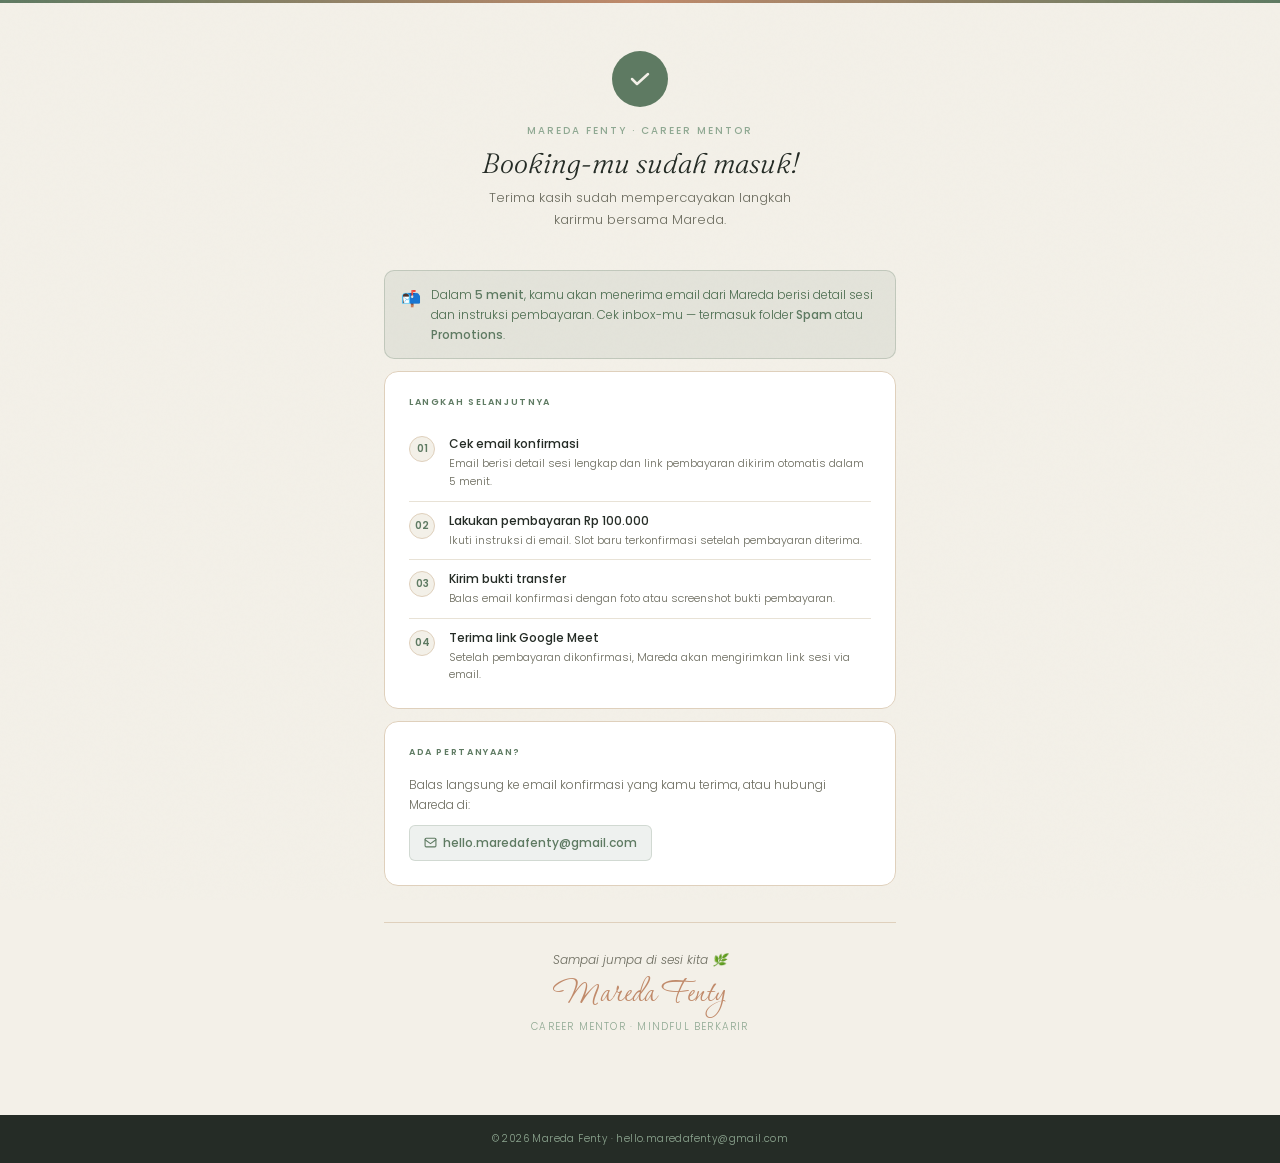
<file: konfirmasi-booking.html>
<!DOCTYPE html>
<html lang="id">
<head>
<meta charset="UTF-8">
<meta name="viewport" content="width=device-width, initial-scale=1.0">
<title>Konfirmasi Booking — Sesi Konsultasi Karir · Mareda Fenty</title>
<link href="https://fonts.googleapis.com/css2?family=Fraunces:ital,opsz,wght@1,9..144,300;1,9..144,400&family=Poppins:wght@300;400;500&family=Corinthia&display=swap" rel="stylesheet">
<style>
:root {
  --moss: #5E7A62;
  --moss-light: rgba(94,122,98,0.10);
  --clay: #C08A6A;
  --parchment: #F3F0E8;
  --sand: #DFD0BC;
  --stone: #E8E2D6;
  --ink: #252C26;
  --sage: #8FA892;
  --warm: #FAF8F4;
}

* { box-sizing: border-box; margin: 0; padding: 0; }

body {
  font-family: 'Poppins', sans-serif;
  background: var(--parchment);
  color: var(--ink);
  min-height: 100vh;
  display: flex;
  flex-direction: column;
}

/* GRAIN TEXTURE OVERLAY */
body::before {
  content: '';
  position: fixed;
  inset: 0;
  background-image: url("data:image/svg+xml,%3Csvg viewBox='0 0 256 256' xmlns='http://www.w3.org/2000/svg'%3E%3Cfilter id='noise'%3E%3CfeTurbulence type='fractalNoise' baseFrequency='0.9' numOctaves='4' stitchTiles='stitch'/%3E%3C/filter%3E%3Crect width='100%25' height='100%25' filter='url(%23noise)' opacity='0.03'/%3E%3C/svg%3E");
  pointer-events: none;
  z-index: 0;
  opacity: 0.4;
}

/* DECORATIVE TOP BAR */
.top-bar {
  height: 3px;
  background: linear-gradient(90deg, var(--moss) 0%, var(--clay) 50%, var(--moss) 100%);
}

/* MAIN WRAPPER */
.wrapper {
  position: relative;
  z-index: 1;
  max-width: 560px;
  margin: 0 auto;
  padding: 48px 24px 80px;
  width: 100%;
  flex: 1;
}

/* HEADER */
.header {
  text-align: center;
  margin-bottom: 40px;
  animation: fadeUp 0.6s ease both;
}

.header-check {
  width: 56px;
  height: 56px;
  border-radius: 50%;
  background: var(--moss);
  display: flex;
  align-items: center;
  justify-content: center;
  margin: 0 auto 16px;
  animation: scaleIn 0.5s cubic-bezier(0.34,1.56,0.64,1) 0.1s both;
}

.header-check svg {
  width: 24px;
  height: 24px;
  stroke: var(--parchment);
  stroke-width: 2.5;
  fill: none;
  stroke-linecap: round;
  stroke-linejoin: round;
}

.header-eyebrow {
  font-size: 10px;
  font-weight: 500;
  letter-spacing: 0.2em;
  text-transform: uppercase;
  color: var(--sage);
  margin-bottom: 8px;
}

.header-title {
  font-family: 'Fraunces', serif;
  font-style: italic;
  font-weight: 300;
  font-size: 28px;
  color: var(--ink);
  line-height: 1.15;
  margin-bottom: 8px;
}

.header-sub {
  font-size: 13px;
  font-weight: 300;
  color: #6B6B5E;
  line-height: 1.65;
}

/* CARD */
.card {
  background: #fff;
  border-radius: 14px;
  border: 0.5px solid var(--sand);
  padding: 24px;
  margin-bottom: 12px;
  animation: fadeUp 0.6s ease both;
}

.card:nth-child(2) { animation-delay: 0.1s; }
.card:nth-child(3) { animation-delay: 0.2s; }
.card:nth-child(4) { animation-delay: 0.3s; }

/* NOTICE BOX */
.notice {
  background: var(--moss-light);
  border: 0.5px solid rgba(94,122,98,0.25);
  border-radius: 10px;
  padding: 14px 16px;
  display: flex;
  gap: 10px;
  align-items: flex-start;
  margin-bottom: 12px;
  animation: fadeUp 0.6s ease 0.15s both;
}

.notice-icon {
  font-size: 16px;
  flex-shrink: 0;
  margin-top: 1px;
}

.notice-text {
  font-size: 12px;
  font-weight: 300;
  color: #4A6B4E;
  line-height: 1.65;
}

.notice-text strong {
  font-weight: 500;
  color: var(--moss);
}

/* STEPS */
.steps-title {
  font-size: 9px;
  font-weight: 600;
  letter-spacing: 0.18em;
  text-transform: uppercase;
  color: var(--moss);
  margin-bottom: 16px;
}

.step-item {
  display: flex;
  gap: 14px;
  align-items: flex-start;
  padding: 10px 0;
  border-bottom: 0.5px solid var(--stone);
}

.step-item:last-child {
  border-bottom: none;
  padding-bottom: 0;
}

.step-num {
  width: 26px;
  height: 26px;
  border-radius: 50%;
  background: var(--parchment);
  border: 0.5px solid var(--sand);
  display: flex;
  align-items: center;
  justify-content: center;
  font-size: 10px;
  font-weight: 600;
  color: var(--moss);
  flex-shrink: 0;
  margin-top: 1px;
}

.step-content {}

.step-label {
  font-size: 12px;
  font-weight: 500;
  color: var(--ink);
  margin-bottom: 2px;
}

.step-desc {
  font-size: 11px;
  font-weight: 300;
  color: #6B6B5E;
  line-height: 1.6;
}

/* CONTACT */
.contact-text {
  font-size: 12px;
  font-weight: 300;
  color: #6B6B5E;
  line-height: 1.65;
  margin-bottom: 10px;
}

.contact-link {
  display: inline-flex;
  align-items: center;
  gap: 6px;
  font-size: 12px;
  font-weight: 500;
  color: var(--moss);
  text-decoration: none;
  padding: 8px 14px;
  background: var(--moss-light);
  border: 0.5px solid rgba(94,122,98,0.2);
  border-radius: 6px;
  transition: background 0.2s;
}

.contact-link:hover {
  background: rgba(94,122,98,0.16);
}

/* FOOTER / SIGNATURE */
.signature-block {
  text-align: center;
  margin-top: 36px;
  padding-top: 28px;
  border-top: 0.5px solid var(--sand);
  animation: fadeUp 0.6s ease 0.4s both;
}

.signature-note {
  font-size: 12px;
  font-weight: 300;
  color: #6B6B5E;
  margin-bottom: 6px;
  font-style: italic;
}

.signature-name {
  font-family: 'Corinthia', cursive;
  font-size: 40px;
  color: var(--clay);
  line-height: 1;
  margin-bottom: 4px;
}

.signature-role {
  font-size: 10px;
  font-weight: 300;
  color: var(--sage);
  letter-spacing: 0.12em;
  text-transform: uppercase;
}

/* BOTTOM BAR */
.bottom-bar {
  background: var(--ink);
  padding: 16px 24px;
  text-align: center;
  position: relative;
  z-index: 1;
}

.bottom-bar p {
  font-size: 10px;
  font-weight: 300;
  color: var(--sage);
  letter-spacing: 0.04em;
}

/* ANIMATIONS */
@keyframes fadeUp {
  from { opacity: 0; transform: translateY(16px); }
  to   { opacity: 1; transform: translateY(0); }
}

@keyframes scaleIn {
  from { opacity: 0; transform: scale(0.5); }
  to   { opacity: 1; transform: scale(1); }
}

@keyframes drawCheck {
  from { stroke-dashoffset: 30; }
  to   { stroke-dashoffset: 0; }
}

.check-path {
  stroke-dasharray: 30;
  stroke-dashoffset: 30;
  animation: drawCheck 0.4s ease 0.4s forwards;
}

/* RESPONSIVE */
@media (max-width: 480px) {
  .wrapper { padding: 36px 16px 64px; }
  .header-title { font-size: 24px; }
}
</style>
</head>
<body>

<div class="top-bar"></div>

<div class="wrapper">

  <!-- HEADER -->
  <div class="header">
    <div class="header-check">
      <svg viewBox="0 0 24 24">
        <polyline class="check-path" points="4,12 9,17 20,7"></polyline>
      </svg>
    </div>
    <p class="header-eyebrow">Mareda Fenty · Career Mentor</p>
    <h1 class="header-title">Booking-mu sudah masuk!</h1>
    <p class="header-sub">Terima kasih sudah mempercayakan langkah<br>karirmu bersama Mareda.</p>
  </div>

  <!-- NOTICE -->
  <div class="notice">
    <span class="notice-icon">📬</span>
    <p class="notice-text">Dalam <strong>5 menit</strong>, kamu akan menerima email dari Mareda berisi detail sesi dan instruksi pembayaran. Cek inbox-mu — termasuk folder <strong>Spam</strong> atau <strong>Promotions</strong>.</p>
  </div>

  <!-- STEPS CARD -->
  <div class="card">
    <p class="steps-title">Langkah Selanjutnya</p>

    <div class="step-item">
      <div class="step-num">01</div>
      <div class="step-content">
        <p class="step-label">Cek email konfirmasi</p>
        <p class="step-desc">Email berisi detail sesi lengkap dan link pembayaran dikirim otomatis dalam 5 menit.</p>
      </div>
    </div>

    <div class="step-item">
      <div class="step-num">02</div>
      <div class="step-content">
        <p class="step-label">Lakukan pembayaran Rp 100.000</p>
        <p class="step-desc">Ikuti instruksi di email. Slot baru terkonfirmasi setelah pembayaran diterima.</p>
      </div>
    </div>

    <div class="step-item">
      <div class="step-num">03</div>
      <div class="step-content">
        <p class="step-label">Kirim bukti transfer</p>
        <p class="step-desc">Balas email konfirmasi dengan foto atau screenshot bukti pembayaran.</p>
      </div>
    </div>

    <div class="step-item">
      <div class="step-num">04</div>
      <div class="step-content">
        <p class="step-label">Terima link Google Meet</p>
        <p class="step-desc">Setelah pembayaran dikonfirmasi, Mareda akan mengirimkan link sesi via email.</p>
      </div>
    </div>
  </div>

  <!-- CONTACT CARD -->
  <div class="card">
    <p class="steps-title">Ada Pertanyaan?</p>
    <p class="contact-text">Balas langsung ke email konfirmasi yang kamu terima, atau hubungi Mareda di:</p>
    <a href="mailto:hello.maredafenty@gmail.com" class="contact-link">
      <svg width="13" height="13" viewBox="0 0 24 24" fill="none" stroke="currentColor" stroke-width="2" stroke-linecap="round" stroke-linejoin="round"><rect x="2" y="4" width="20" height="16" rx="2"/><path d="m22,7 -10,7 L2,7"/></svg>
      hello.maredafenty@gmail.com
    </a>
  </div>

  <!-- SIGNATURE -->
  <div class="signature-block">
    <p class="signature-note">Sampai jumpa di sesi kita 🌿</p>
    <p class="signature-name">Mareda Fenty</p>
    <p class="signature-role">Career Mentor · Mindful Berkarir</p>
  </div>

</div>

<!-- BOTTOM BAR -->
<div class="bottom-bar">
  <p>© 2026 Mareda Fenty · hello.maredafenty@gmail.com</p>
</div>

</body>
</html>
</file>
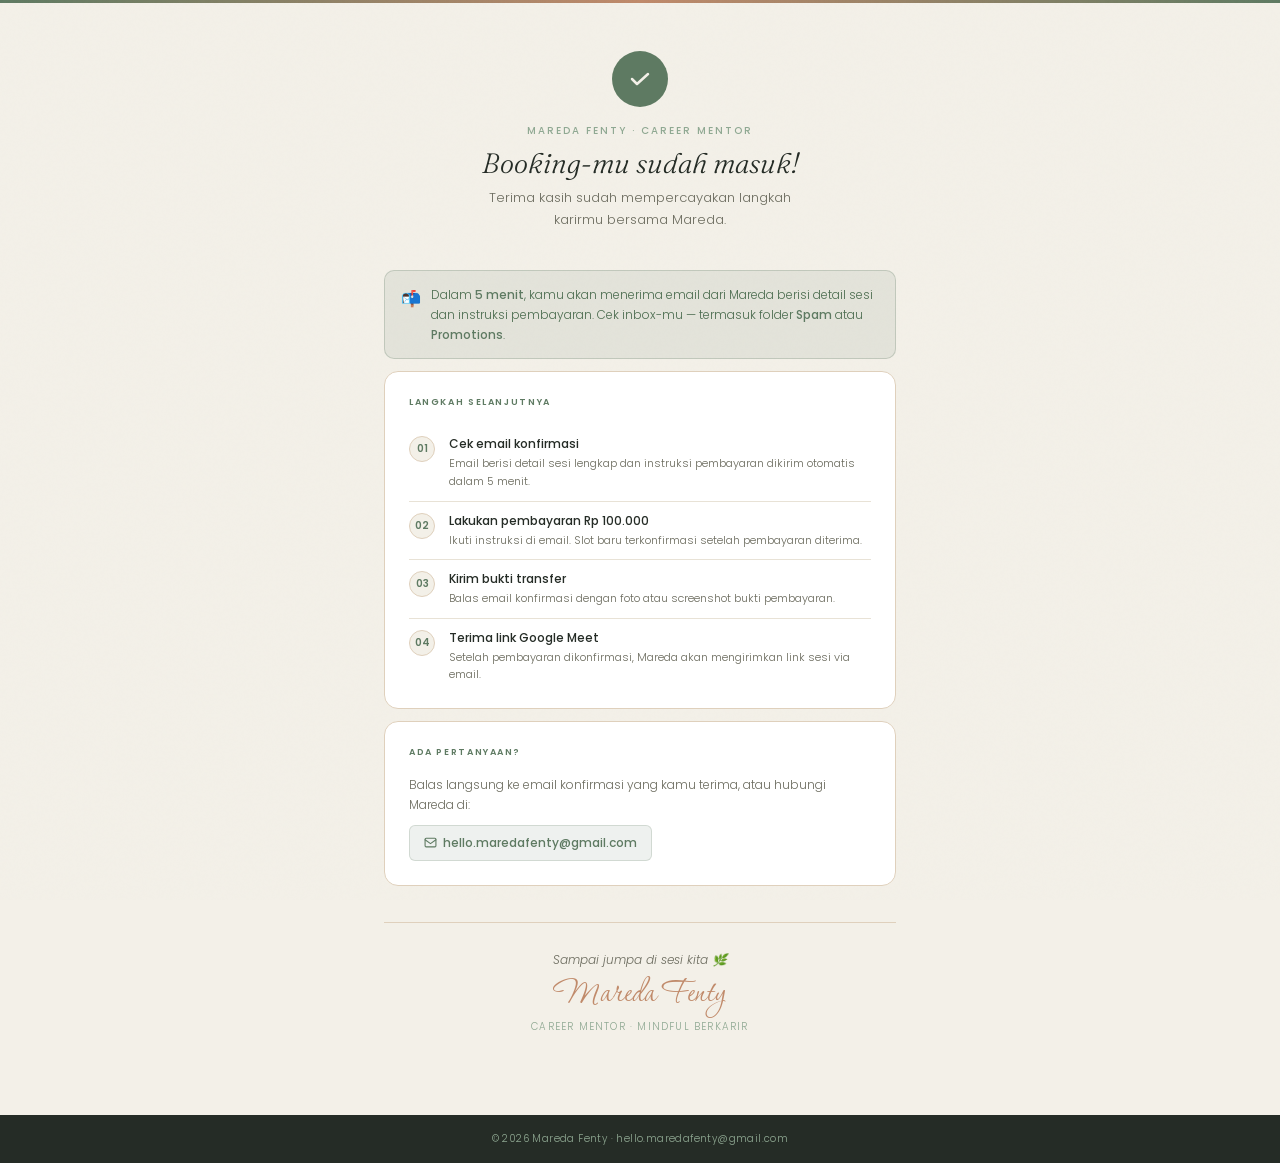
<file: konfirmasi-booking/konfirmasi_index.html>
<!DOCTYPE html>
<html lang="id">
<head>
<meta charset="UTF-8">
<meta name="viewport" content="width=device-width, initial-scale=1.0">
<title>Konfirmasi Booking — Sesi Konsultasi Karir · Mareda Fenty</title>
<link href="https://fonts.googleapis.com/css2?family=Fraunces:ital,opsz,wght@1,9..144,300;1,9..144,400&family=Poppins:wght@300;400;500&family=Corinthia&display=swap" rel="stylesheet">
<link rel="stylesheet" href="style.css">
</head>
<body>

<div class="top-bar"></div>

<div class="wrapper">

  <!-- HEADER -->
  <div class="header">
    <div class="header-check">
      <svg viewBox="0 0 24 24">
        <polyline class="check-path" points="4,12 9,17 20,7"></polyline>
      </svg>
    </div>
    <p class="header-eyebrow">Mareda Fenty · Career Mentor</p>
    <h1 class="header-title">Booking-mu sudah masuk!</h1>
    <p class="header-sub">Terima kasih sudah mempercayakan langkah<br>karirmu bersama Mareda.</p>
  </div>

  <!-- NOTICE -->
  <div class="notice">
    <span class="notice-icon">📬</span>
    <p class="notice-text">Dalam <strong>5 menit</strong>, kamu akan menerima email dari Mareda berisi detail sesi dan instruksi pembayaran. Cek inbox-mu — termasuk folder <strong>Spam</strong> atau <strong>Promotions</strong>.</p>
  </div>

  <!-- STEPS CARD -->
  <div class="card">
    <p class="steps-title">Langkah Selanjutnya</p>

    <div class="step-item">
      <div class="step-num">01</div>
      <div class="step-content">
        <p class="step-label">Cek email konfirmasi</p>
        <p class="step-desc">Email berisi detail sesi lengkap dan instruksi pembayaran dikirim otomatis dalam 5 menit.</p>
      </div>
    </div>

    <div class="step-item">
      <div class="step-num">02</div>
      <div class="step-content">
        <p class="step-label">Lakukan pembayaran Rp 100.000</p>
        <p class="step-desc">Ikuti instruksi di email. Slot baru terkonfirmasi setelah pembayaran diterima.</p>
      </div>
    </div>

    <div class="step-item">
      <div class="step-num">03</div>
      <div class="step-content">
        <p class="step-label">Kirim bukti transfer</p>
        <p class="step-desc">Balas email konfirmasi dengan foto atau screenshot bukti pembayaran.</p>
      </div>
    </div>

    <div class="step-item">
      <div class="step-num">04</div>
      <div class="step-content">
        <p class="step-label">Terima link Google Meet</p>
        <p class="step-desc">Setelah pembayaran dikonfirmasi, Mareda akan mengirimkan link sesi via email.</p>
      </div>
    </div>

  </div>

  <!-- CONTACT CARD -->
  <div class="card">
    <p class="steps-title">Ada Pertanyaan?</p>
    <p class="contact-text">Balas langsung ke email konfirmasi yang kamu terima, atau hubungi Mareda di:</p>
    <a href="mailto:hello.maredafenty@gmail.com" class="contact-link">
      <svg width="13" height="13" viewBox="0 0 24 24" fill="none" stroke="currentColor" stroke-width="2" stroke-linecap="round" stroke-linejoin="round"><rect x="2" y="4" width="20" height="16" rx="2"/><path d="m22,7 -10,7 L2,7"/></svg>
      hello.maredafenty@gmail.com
    </a>
  </div>

  <!-- SIGNATURE -->
  <div class="signature-block">
    <p class="signature-note">Sampai jumpa di sesi kita 🌿</p>
    <p class="signature-name">Mareda Fenty</p>
    <p class="signature-role">Career Mentor · Mindful Berkarir</p>
  </div>

</div>

<!-- BOTTOM BAR -->
<div class="bottom-bar">
  <p>© 2026 Mareda Fenty · hello.maredafenty@gmail.com</p>
</div>

</body>
</html>
</file>
<file: konfirmasi-booking/style.css>
:root {
  --moss:       #5E7A62;
  --moss-light: rgba(94,122,98,0.10);
  --clay:       #C08A6A;
  --parchment:  #F3F0E8;
  --sand:       #DFD0BC;
  --stone:      #E8E2D6;
  --ink:        #252C26;
  --sage:       #8FA892;
  --warm:       #FAF8F4;
}

*, *::before, *::after { box-sizing: border-box; margin: 0; padding: 0; }

body {
  font-family: 'Poppins', sans-serif;
  background: var(--parchment);
  color: var(--ink);
  min-height: 100vh;
  display: flex;
  flex-direction: column;
}

/* GRAIN TEXTURE OVERLAY */
body::before {
  content: '';
  position: fixed;
  inset: 0;
  background-image: url("data:image/svg+xml,%3Csvg viewBox='0 0 256 256' xmlns='http://www.w3.org/2000/svg'%3E%3Cfilter id='noise'%3E%3CfeTurbulence type='fractalNoise' baseFrequency='0.9' numOctaves='4' stitchTiles='stitch'/%3E%3C/filter%3E%3Crect width='100%25' height='100%25' filter='url(%23noise)' opacity='0.03'/%3E%3C/svg%3E");
  pointer-events: none;
  z-index: 0;
  opacity: 0.4;
}

/* ── TOP BAR ── */
.top-bar {
  height: 3px;
  background: linear-gradient(90deg, var(--moss) 0%, var(--clay) 50%, var(--moss) 100%);
}

/* ── MAIN WRAPPER ── */
.wrapper {
  position: relative;
  z-index: 1;
  max-width: 560px;
  margin: 0 auto;
  padding: 48px 24px 80px;
  width: 100%;
  flex: 1;
}

/* ── HEADER ── */
.header {
  text-align: center;
  margin-bottom: 40px;
  animation: fadeUp 0.6s ease both;
}

.header-check {
  width: 56px;
  height: 56px;
  border-radius: 50%;
  background: var(--moss);
  display: flex;
  align-items: center;
  justify-content: center;
  margin: 0 auto 16px;
  animation: scaleIn 0.5s cubic-bezier(0.34,1.56,0.64,1) 0.1s both;
}

.header-check svg {
  width: 24px;
  height: 24px;
  stroke: var(--parchment);
  stroke-width: 2.5;
  fill: none;
  stroke-linecap: round;
  stroke-linejoin: round;
}

.header-eyebrow {
  font-size: 10px;
  font-weight: 500;
  letter-spacing: 0.2em;
  text-transform: uppercase;
  color: var(--sage);
  margin-bottom: 8px;
}

.header-title {
  font-family: 'Fraunces', serif;
  font-style: italic;
  font-weight: 300;
  font-size: 28px;
  color: var(--ink);
  line-height: 1.15;
  margin-bottom: 8px;
}

.header-sub {
  font-size: 13px;
  font-weight: 300;
  color: #6B6B5E;
  line-height: 1.65;
}

/* ── CARD ── */
.card {
  background: #fff;
  border-radius: 14px;
  border: 0.5px solid var(--sand);
  padding: 24px;
  margin-bottom: 12px;
  animation: fadeUp 0.6s ease both;
}

.card:nth-child(2) { animation-delay: 0.1s; }
.card:nth-child(3) { animation-delay: 0.2s; }
.card:nth-child(4) { animation-delay: 0.3s; }

/* ── NOTICE BOX ── */
.notice {
  background: var(--moss-light);
  border: 0.5px solid rgba(94,122,98,0.25);
  border-radius: 10px;
  padding: 14px 16px;
  display: flex;
  gap: 10px;
  align-items: flex-start;
  margin-bottom: 12px;
  animation: fadeUp 0.6s ease 0.15s both;
}

.notice-icon {
  font-size: 16px;
  flex-shrink: 0;
  margin-top: 1px;
}

.notice-text {
  font-size: 12px;
  font-weight: 300;
  color: #4A6B4E;
  line-height: 1.65;
}

.notice-text strong {
  font-weight: 500;
  color: var(--moss);
}

/* ── STEPS ── */
.steps-title {
  font-size: 9px;
  font-weight: 600;
  letter-spacing: 0.18em;
  text-transform: uppercase;
  color: var(--moss);
  margin-bottom: 16px;
}

.step-item {
  display: flex;
  gap: 14px;
  align-items: flex-start;
  padding: 10px 0;
  border-bottom: 0.5px solid var(--stone);
}

.step-item:last-child {
  border-bottom: none;
  padding-bottom: 0;
}

.step-num {
  width: 26px;
  height: 26px;
  border-radius: 50%;
  background: var(--parchment);
  border: 0.5px solid var(--sand);
  display: flex;
  align-items: center;
  justify-content: center;
  font-size: 10px;
  font-weight: 600;
  color: var(--moss);
  flex-shrink: 0;
  margin-top: 1px;
}

.step-label {
  font-size: 12px;
  font-weight: 500;
  color: var(--ink);
  margin-bottom: 2px;
}

.step-desc {
  font-size: 11px;
  font-weight: 300;
  color: #6B6B5E;
  line-height: 1.6;
}

/* ── CONTACT ── */
.contact-text {
  font-size: 12px;
  font-weight: 300;
  color: #6B6B5E;
  line-height: 1.65;
  margin-bottom: 10px;
}

.contact-link {
  display: inline-flex;
  align-items: center;
  gap: 6px;
  font-size: 12px;
  font-weight: 500;
  color: var(--moss);
  text-decoration: none;
  padding: 8px 14px;
  background: var(--moss-light);
  border: 0.5px solid rgba(94,122,98,0.2);
  border-radius: 6px;
  transition: background 0.2s;
}

.contact-link:hover {
  background: rgba(94,122,98,0.16);
}

/* ── SIGNATURE ── */
.signature-block {
  text-align: center;
  margin-top: 36px;
  padding-top: 28px;
  border-top: 0.5px solid var(--sand);
  animation: fadeUp 0.6s ease 0.4s both;
}

.signature-note {
  font-size: 12px;
  font-weight: 300;
  color: #6B6B5E;
  margin-bottom: 6px;
  font-style: italic;
}

.signature-name {
  font-family: 'Corinthia', cursive;
  font-size: 40px;
  color: var(--clay);
  line-height: 1;
  margin-bottom: 4px;
}

.signature-role {
  font-size: 10px;
  font-weight: 300;
  color: var(--sage);
  letter-spacing: 0.12em;
  text-transform: uppercase;
}

/* ── BOTTOM BAR ── */
.bottom-bar {
  background: var(--ink);
  padding: 16px 24px;
  text-align: center;
  position: relative;
  z-index: 1;
}

.bottom-bar p {
  font-size: 10px;
  font-weight: 300;
  color: var(--sage);
  letter-spacing: 0.04em;
}

/* ── ANIMATIONS ── */
@keyframes fadeUp {
  from { opacity: 0; transform: translateY(16px); }
  to   { opacity: 1; transform: translateY(0); }
}

@keyframes scaleIn {
  from { opacity: 0; transform: scale(0.5); }
  to   { opacity: 1; transform: scale(1); }
}

@keyframes drawCheck {
  from { stroke-dashoffset: 30; }
  to   { stroke-dashoffset: 0; }
}

.check-path {
  stroke-dasharray: 30;
  stroke-dashoffset: 30;
  animation: drawCheck 0.4s ease 0.4s forwards;
}

/* ── RESPONSIVE ── */
@media (max-width: 480px) {
  .wrapper { padding: 36px 16px 64px; }
  .header-title { font-size: 24px; }
}
</file>
<file: sesi-konsultasi-karir/style.css>
*, *::before, *::after { box-sizing: border-box; margin: 0; padding: 0; }

    :root {
      --moss:      #5E7A62;
      --clay:      #C08A6A;
      --parchment: #F3F0E8;
      --dark:      #252C26;
      --sage:      #8FA892;
      --sand:      #DFD0BC;
      --stone:     #E8E2D6;
      --white:     #FAF8F4;
      --ink:       #1A1F1B;
    }

    html { scroll-behavior: smooth; }

    body {
      font-family: 'Poppins', sans-serif;
      background: var(--parchment);
      color: var(--dark);
      font-size: 16px;
      line-height: 1.7;
      -webkit-font-smoothing: antialiased;
    }

    /* ─── NAV ─── */
    nav {
      position: fixed;
      top: 0; left: 0; right: 0;
      z-index: 100;
      padding: 0 56px;
      height: 72px;
      display: flex;
      justify-content: space-between;
      align-items: center;
      background: rgba(243,240,232,0.96);
      backdrop-filter: blur(12px);
      border-bottom: 0.5px solid var(--sand);
    }

    .nav-brand {
      display: flex;
      align-items: baseline;
      gap: 10px;
    }

    .nav-sig {
      font-family: 'Corinthia', cursive;
      font-size: 2rem;
      color: var(--clay);
      line-height: 1;
    }

    .nav-name {
      font-family: 'Fraunces', serif;
      font-style: italic;
      font-weight: 300;
      font-size: 1rem;
      color: var(--dark);
    }

    .nav-right {
      display: flex;
      align-items: center;
      gap: 36px;
    }

    .nav-tagline {
      font-family: 'Poppins', sans-serif;
      font-size: 0.7rem;
      font-weight: 400;
      letter-spacing: 0.06em;
      color: var(--sage);
    }

    .nav-cta {
      font-family: 'Poppins', sans-serif;
      font-size: 0.7rem;
      font-weight: 500;
      letter-spacing: 0.14em;
      text-transform: uppercase;
      color: var(--white);
      background: var(--moss);
      text-decoration: none;
      padding: 10px 22px;
      transition: background 0.25s;
    }

    .nav-cta:hover { background: var(--ink); }

    /* ─── HERO ─── */
    .hero {
      padding: 144px 56px 0;
      position: relative;
      overflow: hidden;
    }

    .hero-inner {
      max-width: 1200px;
      margin: 0 auto;
      position: relative;
    }

    .hero-label-row {
      display: flex;
      align-items: center;
      gap: 20px;
      margin-bottom: 48px;
    }

    .hero-label-row .line {
      width: 48px;
      height: 0.5px;
      background: var(--clay);
    }

    .hero-label-row span {
      font-family: 'Poppins', sans-serif;
      font-size: 0.68rem;
      font-weight: 500;
      letter-spacing: 0.22em;
      text-transform: uppercase;
      color: var(--clay);
    }

    .hero-headline {
      font-family: 'Fraunces', serif;
      font-style: italic;
      font-weight: 300;
      font-size: clamp(3.5rem, 7vw, 7.5rem);
      line-height: 0.95;
      color: var(--dark);
      letter-spacing: -0.02em;
      margin-bottom: 0;
      position: relative;
      z-index: 2;
    }

    .hero-headline .indent { padding-left: clamp(80px, 12vw, 200px); }
    .hero-headline .moss-word { color: var(--moss); }
    .hero-headline .clay-word { color: var(--clay); }

    .hero-body-row {
      display: grid;
      grid-template-columns: 1fr 480px;
      gap: 60px;
      align-items: end;
      padding: 56px 0 0;
      border-top: 0.5px solid var(--sand);
      margin-top: 48px;
    }

    .hero-body-left p {
      font-family: 'Poppins', sans-serif;
      font-weight: 300;
      font-size: 1.05rem;
      color: var(--dark);
      opacity: 0.7;
      line-height: 1.85;
      max-width: 460px;
      letter-spacing: 0.01em;
      margin-bottom: 40px;
    }

    .hero-cta-group {
      display: flex;
      align-items: center;
      gap: 28px;
    }

    .btn-primary {
      font-family: 'Poppins', sans-serif;
      font-size: 0.75rem;
      font-weight: 500;
      letter-spacing: 0.14em;
      text-transform: uppercase;
      color: var(--white);
      background: var(--moss);
      text-decoration: none;
      padding: 15px 36px;
      transition: background 0.25s;
      display: inline-block;
    }

    .btn-primary:hover { background: var(--ink); }

    .btn-ghost {
      font-family: 'Poppins', sans-serif;
      font-size: 0.75rem;
      font-weight: 400;
      letter-spacing: 0.1em;
      color: var(--moss);
      text-decoration: none;
      display: flex;
      align-items: center;
      gap: 8px;
      transition: gap 0.25s;
    }

    .btn-ghost:hover { gap: 14px; }
    .btn-ghost::after { content: '→'; }

    /* Photo card */
    .hero-photo-card {
      background: var(--stone);
      position: relative;
      aspect-ratio: 3/4;
      max-height: 480px;
      display: flex;
      flex-direction: column;
      justify-content: flex-end;
      overflow: hidden;
    }

    .hero-photo-card img {
      position: absolute; inset: 0;
      width: 100%; height: 100%;
      object-fit: cover; object-position: center top;
    }

    /* ─── ABOUT PHOTO ─── */
    .about-photo {
      width: 100%;
      aspect-ratio: 3/4;
      object-fit: cover;
      object-position: center top;
      margin-bottom: 32px;
      display: block;
      transform: scaleX(-1);
    }

    .photo-card-info {
      position: relative;
      z-index: 2;
      background: rgba(37,44,38,0.85);
      backdrop-filter: blur(4px);
      padding: 20px 24px;
      display: flex;
      justify-content: space-between;
      align-items: center;
    }

    .photo-card-info .rate {
      font-family: 'Fraunces', serif;
      font-style: italic;
      font-weight: 300;
      font-size: 1.5rem;
      color: var(--parchment);
    }

    .photo-card-info .rate-label {
      font-family: 'Poppins', sans-serif;
      font-size: 0.68rem;
      font-weight: 300;
      letter-spacing: 0.1em;
      color: var(--sage);
      display: block;
      margin-top: 2px;
    }

    .photo-card-info .book-link {
      font-family: 'Poppins', sans-serif;
      font-size: 0.68rem;
      font-weight: 500;
      letter-spacing: 0.12em;
      text-transform: uppercase;
      color: var(--clay);
      text-decoration: none;
      border-bottom: 0.5px solid var(--clay);
      padding-bottom: 2px;
    }

    /* ─── NUMBERS / TRUST ─── */
    .trust-strip {
      padding: 0 56px;
      margin-top: -1px;
      background: var(--dark);
    }

    .trust-inner {
      max-width: 1200px;
      margin: 0 auto;
      display: grid;
      grid-template-columns: repeat(3, 1fr);
      border-left: 0.5px solid rgba(143,168,146,0.15);
    }

    .trust-item {
      padding: 40px 40px;
      border-right: 0.5px solid rgba(143,168,146,0.15);
      display: flex;
      gap: 20px;
      align-items: center;
    }

    .trust-num {
      font-family: 'Fraunces', serif;
      font-style: italic;
      font-weight: 300;
      font-size: 2.8rem;
      color: var(--clay);
      line-height: 1;
      flex-shrink: 0;
    }

    .trust-label strong {
      display: block;
      font-family: 'Poppins', sans-serif;
      font-size: 0.82rem;
      font-weight: 500;
      color: var(--parchment);
      margin-bottom: 3px;
    }

    .trust-label span {
      font-family: 'Poppins', sans-serif;
      font-size: 0.76rem;
      font-weight: 300;
      color: rgba(143,168,146,0.7);
      line-height: 1.5;
    }

    /* ─── TENTANG ─── */
    .about-section {
      padding: 120px 56px;
      background: var(--parchment);
    }

    .about-inner {
      max-width: 1200px;
      margin: 0 auto;
      display: grid;
      grid-template-columns: 340px 1fr;
      gap: 100px;
      align-items: start;
    }

    .about-sidebar {
      position: sticky;
      top: 100px;
    }

    .about-sidebar .eyebrow {
      font-family: 'Poppins', sans-serif;
      font-size: 0.68rem;
      font-weight: 500;
      letter-spacing: 0.2em;
      text-transform: uppercase;
      color: var(--moss);
      display: block;
      margin-bottom: 20px;
    }

    .about-sidebar h2 {
      font-family: 'Fraunces', serif;
      font-style: italic;
      font-weight: 300;
      font-size: 2.4rem;
      line-height: 1.2;
      color: var(--dark);
      margin-bottom: 28px;
    }

    .about-sidebar .sig {
      font-family: 'Corinthia', cursive;
      font-size: 3.2rem;
      color: var(--clay);
      line-height: 1;
      display: block;
      margin-top: 24px;
    }

    .about-content {
      padding-top: 8px;
    }

    .about-content p {
      font-family: 'Poppins', sans-serif;
      font-weight: 300;
      font-size: 1rem;
      color: var(--dark);
      opacity: 0.72;
      line-height: 1.95;
      margin-bottom: 24px;
      letter-spacing: 0.01em;
    }

    .about-pull {
      border-top: 0.5px solid var(--sand);
      border-bottom: 0.5px solid var(--sand);
      padding: 32px 0;
      margin: 36px 0;
    }

    .about-pull p {
      font-family: 'Fraunces', serif;
      font-style: italic;
      font-weight: 300;
      font-size: 1.45rem;
      color: var(--dark);
      opacity: 1;
      line-height: 1.5;
      margin: 0;
    }

    .about-pull p span { color: var(--clay); }

    /* ─── PENDEKATAN ─── */
    .approach-section {
      padding: 64px 56px 120px;
      background: var(--white);
    }

    .approach-inner { max-width: 1200px; margin: 0 auto; }

    .approach-header {
      display: flex;
      justify-content: space-between;
      align-items: flex-end;
      padding: 0 0 48px;
      border-bottom: 0.5px solid var(--sand);
      margin-bottom: 0;
    }

    .approach-header .eyebrow {
      font-family: 'Poppins', sans-serif;
      font-size: 0.68rem;
      font-weight: 500;
      letter-spacing: 0.2em;
      text-transform: uppercase;
      color: var(--moss);
      display: block;
      margin-bottom: 12px;
    }

    .approach-header h2 {
      font-family: 'Fraunces', serif;
      font-style: italic;
      font-weight: 300;
      font-size: 2.4rem;
      color: var(--dark);
      line-height: 1.2;
    }

    .approach-header p {
      font-family: 'Poppins', sans-serif;
      font-weight: 300;
      font-size: 0.9rem;
      color: var(--dark);
      opacity: 0.55;
      max-width: 300px;
      text-align: right;
      line-height: 1.75;
    }

    .pillar-row {
      display: grid;
      grid-template-columns: repeat(3, 1fr);
    }

    .pillar {
      padding: 48px 40px 48px 0;
      border-right: 0.5px solid var(--sand);
    }

    .pillar:last-child { border-right: none; padding-right: 0; padding-left: 40px; }
    .pillar:nth-child(2) { padding-left: 40px; }

    .pillar-mark {
      font-family: 'Poppins', sans-serif;
      font-size: 0.65rem;
      font-weight: 500;
      letter-spacing: 0.18em;
      text-transform: uppercase;
      color: var(--moss);
      background: rgba(94,122,98,0.1);
      display: inline-block;
      padding: 3px 10px;
      border-radius: 99px;
      margin-bottom: 20px;
    }

    .pillar h3 {
      font-family: 'Fraunces', serif;
      font-style: italic;
      font-weight: 300;
      font-size: 1.3rem;
      color: var(--dark);
      line-height: 1.3;
      margin-bottom: 14px;
    }

    .pillar p {
      font-family: 'Poppins', sans-serif;
      font-weight: 300;
      font-size: 0.9rem;
      color: var(--dark);
      opacity: 0.62;
      line-height: 1.85;
      letter-spacing: 0.01em;
    }

    /* ─── YANG KITA BAHAS ─── */
    .discuss-section {
      padding: 120px 56px;
      background: var(--parchment);
    }

    .discuss-inner { max-width: 1200px; margin: 0 auto; }

    .discuss-header { margin-bottom: 64px; }

    .discuss-eyebrow-row {
      display: flex;
      align-items: center;
      gap: 20px;
      margin-bottom: 28px;
    }

    .discuss-eyebrow-row .line {
      width: 48px;
      height: 0.5px;
      background: var(--sage);
    }

    .discuss-eyebrow-row span {
      font-family: 'Poppins', sans-serif;
      font-size: 0.68rem;
      font-weight: 500;
      letter-spacing: 0.22em;
      text-transform: uppercase;
      color: var(--sage);
    }

    .discuss-header h2 {
      font-family: 'Fraunces', serif;
      font-style: italic;
      font-weight: 300;
      font-size: clamp(2rem, 4vw, 2.8rem);
      color: var(--dark);
      line-height: 1.25;
      max-width: 760px;
    }

    .discuss-list { display: flex; flex-direction: column; }

    .discuss-item {
      display: grid;
      grid-template-columns: 110px 1fr;
      gap: 40px;
      padding: 40px 0;
      border-top: 0.5px solid var(--sand);
      align-items: start;
    }

    .discuss-list .discuss-item:last-child { border-bottom: 0.5px solid var(--sand); }

    .discuss-num {
      font-family: 'Fraunces', serif;
      font-style: italic;
      font-weight: 300;
      font-size: 2.6rem;
      color: var(--clay);
      line-height: 1;
    }

    .discuss-item h3 {
      font-family: 'Fraunces', serif;
      font-style: italic;
      font-weight: 300;
      font-size: 1.3rem;
      color: var(--moss);
      line-height: 1.3;
      margin-bottom: 12px;
    }

    .discuss-item p {
      font-family: 'Poppins', sans-serif;
      font-weight: 300;
      font-size: 0.95rem;
      color: var(--dark);
      opacity: 0.65;
      line-height: 1.85;
      letter-spacing: 0.01em;
      max-width: 640px;
    }

    /* ─── UNTUK SIAPA ─── */
    .who-section {
      padding: 120px 56px;
      background: var(--white);
    }

    .who-inner { max-width: 1200px; margin: 0 auto; }

    .who-header {
      display: grid;
      grid-template-columns: 1fr 1fr;
      gap: 80px;
      align-items: end;
      padding-bottom: 60px;
      border-bottom: 0.5px solid var(--sand);
      margin-bottom: 60px;
    }

    .who-header .eyebrow {
      font-family: 'Poppins', sans-serif;
      font-size: 0.68rem;
      font-weight: 500;
      letter-spacing: 0.2em;
      text-transform: uppercase;
      color: var(--moss);
      display: block;
      margin-bottom: 12px;
    }

    .who-header h2 {
      font-family: 'Fraunces', serif;
      font-style: italic;
      font-weight: 300;
      font-size: 2.4rem;
      color: var(--dark);
      line-height: 1.2;
    }

    .who-header p {
      font-family: 'Poppins', sans-serif;
      font-weight: 300;
      font-size: 0.97rem;
      color: var(--dark);
      opacity: 0.62;
      line-height: 1.85;
      letter-spacing: 0.01em;
      align-self: end;
    }

    .who-grid {
      display: grid;
      grid-template-columns: repeat(3, 1fr);
      gap: 0;
    }

    .who-card {
      padding: 36px 36px 36px 0;
      border-right: 0.5px solid var(--sand);
    }

    .who-card:last-child { border-right: none; padding-right: 0; padding-left: 36px; }
    .who-card:nth-child(2) { padding-left: 36px; }

    .who-card-num {
      font-family: 'Fraunces', serif;
      font-style: italic;
      font-weight: 300;
      font-size: 1.8rem;
      color: var(--sand);
      line-height: 1;
      margin-bottom: 16px;
    }

    .who-card h3 {
      font-family: 'Fraunces', serif;
      font-style: italic;
      font-weight: 300;
      font-size: 1.15rem;
      color: var(--dark);
      margin-bottom: 12px;
      line-height: 1.3;
    }

    .who-card p {
      font-family: 'Poppins', sans-serif;
      font-weight: 300;
      font-size: 0.88rem;
      color: var(--dark);
      opacity: 0.62;
      line-height: 1.8;
      letter-spacing: 0.01em;
    }

    /* ─── TESTIMONIAL ─── */
    .testimonial-section {
      padding: 120px 56px;
      background: var(--dark);
      position: relative;
      overflow: hidden;
    }

    .testimonial-section::before {
      content: '"';
      font-family: 'Fraunces', serif;
      font-style: italic;
      font-size: 28rem;
      color: rgba(255,255,255,0.025);
      position: absolute;
      top: -60px;
      left: 40px;
      line-height: 1;
      pointer-events: none;
    }

    .testimonial-inner {
      max-width: 1200px;
      margin: 0 auto;
      position: relative;
      z-index: 1;
    }

    .testimonial-header {
      display: flex;
      justify-content: space-between;
      align-items: center;
      margin-bottom: 72px;
    }

    .testimonial-header .eyebrow {
      font-family: 'Poppins', sans-serif;
      font-size: 0.68rem;
      font-weight: 500;
      letter-spacing: 0.2em;
      text-transform: uppercase;
      color: var(--sage);
    }

    .testimonial-header h2 {
      font-family: 'Fraunces', serif;
      font-style: italic;
      font-weight: 300;
      font-size: 2.2rem;
      color: var(--parchment);
      line-height: 1.2;
    }

    .testimonials-grid {
      display: grid;
      grid-template-columns: repeat(3, 1fr);
      gap: 1.5px;
      background: rgba(143,168,146,0.15);
    }

   .testimonials-carousel {
      width: 100%;
   }

   .tc-track {
     display: flex;
     transition: transform 0.42s cubic-bezier(0.4, 0, 0.2, 1);
     will-change: transform;
   }

   /* ≤ 3 kartu: tampil grid biasa seperti semula */
   .tc-track.tc-static {
     display: grid;
     grid-template-columns: repeat(3, 1fr);
     gap: 1.5px;
     background: rgba(143,168,146,0.15);
   }

   /* 4+ kartu: carousel aktif */
   .tc-track.tc-live {
     flex-wrap: nowrap;
     gap: 1.5px;
     overflow: hidden;
   }

   .tc-track.tc-live .testimonial-card {
     flex: 0 0 calc(33.333% - 1px);
     min-width: 0;
   }

   /* Navigasi */
   .tc-nav {
     display: flex;
     align-items: center;
     justify-content: center;
     gap: 16px;
     margin-top: 40px;
   }

   .tc-btn {
     width: 36px;
     height: 36px;
     border-radius: 50%;
     border: 0.5px solid var(--sand);
     background: transparent;
     color: var(--sage);
     font-size: 15px;
     cursor: pointer;
     display: flex;
     align-items: center;
     justify-content: center;
     transition: all 0.18s;
     font-family: 'Poppins', sans-serif;
   }

   .tc-btn:hover {
     background: var(--moss);
     border-color: var(--moss);
     color: var(--parchment);
   }

   .tc-dots {
     display: flex;
     gap: 6px;
     align-items: center;
   }

   .tc-dot {
     width: 5px;
     height: 5px;
     border-radius: 50%;
     background: rgba(143,168,146,0.25);
     cursor: pointer;
     transition: all 0.2s;
   }

   .tc-dot.active {
     background: var(--clay);
     width: 16px;
     border-radius: 3px;
   }

   /* Mobile: 1 kartu per layar saat carousel aktif */
   @media (max-width: 1000px) {
     .tc-track.tc-static {
       grid-template-columns: 1fr;
     }
     .tc-track.tc-live .testimonial-card {
       flex: 0 0 100%;
     }
   }

    .testimonial-card {
      background: rgba(255,255,255,0.04);
      padding: 40px 36px;
    }

    .t-stars {
      display: flex;
      gap: 4px;
      margin-bottom: 20px;
    }

    .t-star {
      width: 8px;
      height: 8px;
      border-radius: 50%;
      background: var(--clay);
    }

    .t-quote {
      font-family: 'Fraunces', serif;
      font-style: italic;
      font-weight: 300;
      font-size: 1.05rem;
      color: var(--parchment);
      line-height: 1.6;
      margin-bottom: 28px;
    }

    .t-author {
      display: flex;
      flex-direction: column;
      gap: 3px;
      padding-top: 20px;
      border-top: 0.5px solid rgba(143,168,146,0.2);
    }

    .t-author strong {
      font-family: 'Poppins', sans-serif;
      font-size: 0.82rem;
      font-weight: 500;
      color: var(--parchment);
    }

    .t-author span {
      font-family: 'Poppins', sans-serif;
      font-size: 0.76rem;
      font-weight: 300;
      color: rgba(143,168,146,0.6);
    }

    /* ─── ALUR ─── */
    .how-section {
      padding: 120px 56px;
      background: var(--parchment);
    }

    .how-inner { max-width: 1200px; margin: 0 auto; }

    .how-header {
      display: grid;
      grid-template-columns: 1fr 1fr;
      gap: 80px;
      align-items: end;
      margin-bottom: 80px;
    }

    .how-header .eyebrow {
      font-family: 'Poppins', sans-serif;
      font-size: 0.68rem;
      font-weight: 500;
      letter-spacing: 0.2em;
      text-transform: uppercase;
      color: var(--moss);
      display: block;
      margin-bottom: 12px;
    }

    .how-header h2 {
      font-family: 'Fraunces', serif;
      font-style: italic;
      font-weight: 300;
      font-size: 2.4rem;
      color: var(--dark);
      line-height: 1.2;
    }

    .how-header p {
      font-family: 'Poppins', sans-serif;
      font-weight: 300;
      font-size: 0.95rem;
      color: var(--dark);
      opacity: 0.6;
      line-height: 1.85;
      align-self: end;
    }

    .how-grid {
      display: grid;
      grid-template-columns: repeat(4, 1fr);
      gap: 1px;
      background: var(--sand);
      border: 0.5px solid var(--sand);
    }

    .how-card {
      background: var(--dark);
      padding: 44px 32px;
      display: flex;
      flex-direction: column;
    }

    .how-card-num {
      font-family: 'Fraunces', serif;
      font-style: italic;
      font-weight: 300;
      font-size: 2.6rem;
      color: var(--sage);
      opacity: 0.45;
      line-height: 1;
      margin-bottom: 28px;
    }

    .how-card-title {
      font-family: 'Poppins', sans-serif;
      font-size: 0.74rem;
      font-weight: 500;
      letter-spacing: 0.18em;
      text-transform: uppercase;
      color: var(--sage);
      margin-bottom: 14px;
    }

    .how-card-desc {
      font-family: 'Poppins', sans-serif;
      font-weight: 300;
      font-size: 0.85rem;
      color: rgba(243,240,232,0.62);
      line-height: 1.75;
      letter-spacing: 0.01em;
    }

    .how-card-note {
      font-family: 'Fraunces', serif;
      font-style: italic;
      font-weight: 300;
      font-size: 0.82rem;
      color: var(--clay);
      margin-top: 14px;
    }

    /* ─── BOOKING / DETAIL ─── */
    .booking-section {
      padding: 0 56px 0;
      background: var(--parchment);
    }

    .booking-inner {
      max-width: 1200px;
      margin: 0 auto;
      display: grid;
      grid-template-columns: 1fr 1fr;
      gap: 0;
      border: 0.5px solid var(--sand);
    }

    .booking-left {
      padding: 72px 60px;
      border-right: 0.5px solid var(--sand);
    }

    .booking-left .eyebrow {
      font-family: 'Poppins', sans-serif;
      font-size: 0.68rem;
      font-weight: 500;
      letter-spacing: 0.2em;
      text-transform: uppercase;
      color: var(--moss);
      display: block;
      margin-bottom: 16px;
    }

    .booking-left h2 {
      font-family: 'Fraunces', serif;
      font-style: italic;
      font-weight: 300;
      font-size: 2.2rem;
      color: var(--dark);
      line-height: 1.2;
      margin-bottom: 32px;
    }

    .booking-meta {
      display: flex;
      flex-direction: column;
      gap: 0;
      margin-bottom: 40px;
    }

    .meta-row {
      display: flex;
      justify-content: space-between;
      padding: 14px 0;
      border-bottom: 0.5px solid var(--sand);
    }

    .meta-row:first-child { border-top: 0.5px solid var(--sand); }

    .meta-key {
      font-family: 'Poppins', sans-serif;
      font-size: 0.8rem;
      font-weight: 500;
      color: var(--moss);
      letter-spacing: 0.04em;
    }

    .meta-val {
      font-family: 'Poppins', sans-serif;
      font-size: 0.8rem;
      font-weight: 300;
      color: var(--dark);
    }

    .price-display {
      margin-bottom: 36px;
    }

    .price-display .label {
      font-family: 'Poppins', sans-serif;
      font-size: 0.68rem;
      font-weight: 500;
      letter-spacing: 0.18em;
      text-transform: uppercase;
      color: var(--sage);
      display: block;
      margin-bottom: 8px;
    }

    .price-display .amount {
      font-family: 'Fraunces', serif;
      font-style: italic;
      font-weight: 300;
      font-size: 3.2rem;
      color: var(--dark);
      line-height: 1;
      display: block;
      margin-bottom: 4px;
    }

    .price-display .duration {
      font-family: 'Poppins', sans-serif;
      font-size: 0.8rem;
      font-weight: 300;
      color: var(--sage);
    }

    .book-cta {
      display: block;
      width: 100%;
      background: var(--moss);
      color: var(--white);
      text-align: center;
      text-decoration: none;
      padding: 16px 24px;
      font-family: 'Poppins', sans-serif;
      font-size: 0.75rem;
      font-weight: 500;
      letter-spacing: 0.14em;
      text-transform: uppercase;
      transition: background 0.25s;
      margin-bottom: 12px;
    }

    .book-cta:hover { background: var(--ink); }

    .book-note {
      font-family: 'Poppins', sans-serif;
      font-size: 0.76rem;
      font-weight: 300;
      color: var(--sage);
      text-align: center;
      line-height: 1.6;
    }

    .booking-right {
      padding: 72px 60px;
      background: var(--stone);
    }

    .booking-right .eyebrow {
      font-family: 'Poppins', sans-serif;
      font-size: 0.68rem;
      font-weight: 500;
      letter-spacing: 0.2em;
      text-transform: uppercase;
      color: var(--moss);
      display: block;
      margin-bottom: 32px;
    }

    .benefit-list { display: flex; flex-direction: column; gap: 0; }

    .benefit {
      display: flex;
      gap: 20px;
      padding: 20px 0;
      border-bottom: 0.5px solid var(--sand);
      align-items: flex-start;
    }

    .benefit:last-child { border-bottom: none; }

    .benefit-mark {
      font-family: 'Corinthia', cursive;
      font-size: 1.6rem;
      color: var(--clay);
      line-height: 1.2;
      flex-shrink: 0;
    }

    .benefit strong {
      display: block;
      font-family: 'Poppins', sans-serif;
      font-size: 0.9rem;
      font-weight: 500;
      color: var(--dark);
      margin-bottom: 4px;
    }

    .benefit span {
      font-family: 'Poppins', sans-serif;
      font-size: 0.84rem;
      font-weight: 300;
      color: var(--dark);
      opacity: 0.6;
      line-height: 1.7;
    }

    /* ─── FAQ ─── */
    .faq-section {
      padding: 120px 56px;
      background: var(--white);
    }

    .faq-inner {
      max-width: 1200px;
      margin: 0 auto;
      display: grid;
      grid-template-columns: 340px 1fr;
      gap: 100px;
    }

    .faq-left {
      position: sticky;
      top: 100px;
      height: fit-content;
    }

    .faq-left .eyebrow {
      font-family: 'Poppins', sans-serif;
      font-size: 0.68rem;
      font-weight: 500;
      letter-spacing: 0.2em;
      text-transform: uppercase;
      color: var(--moss);
      display: block;
      margin-bottom: 16px;
    }

    .faq-left h2 {
      font-family: 'Fraunces', serif;
      font-style: italic;
      font-weight: 300;
      font-size: 2.2rem;
      color: var(--dark);
      line-height: 1.2;
      margin-bottom: 20px;
    }

    .faq-left p {
      font-family: 'Poppins', sans-serif;
      font-weight: 300;
      font-size: 0.9rem;
      color: var(--dark);
      opacity: 0.55;
      line-height: 1.8;
    }

    details.faq-item { border-top: 0.5px solid var(--sand); }
    details.faq-item:last-child { border-bottom: 0.5px solid var(--sand); }

    details.faq-item summary {
      list-style: none;
      display: flex;
      justify-content: space-between;
      align-items: center;
      cursor: pointer;
      padding: 24px 0;
      font-family: 'Fraunces', serif;
      font-style: italic;
      font-weight: 300;
      font-size: 1.05rem;
      color: var(--dark);
      gap: 16px;
    }

    details.faq-item summary::-webkit-details-marker { display: none; }

    .faq-icon {
      width: 24px;
      height: 24px;
      border: 0.5px solid var(--clay);
      border-radius: 50%;
      display: flex;
      align-items: center;
      justify-content: center;
      flex-shrink: 0;
      font-size: 0.9rem;
      color: var(--clay);
      font-style: normal;
      font-family: 'Poppins', sans-serif;
      font-weight: 300;
      transition: all 0.25s;
    }

    details[open] .faq-icon {
      background: var(--clay);
      color: var(--white);
      transform: rotate(45deg);
    }

    details.faq-item p {
      font-family: 'Poppins', sans-serif;
      font-weight: 300;
      font-size: 0.93rem;
      color: var(--dark);
      opacity: 0.65;
      line-height: 1.85;
      padding-bottom: 24px;
      padding-right: 40px;
    }

    /* ─── FOOTER CTA ─── */
    .footer-cta {
      background: var(--parchment);
      padding: 140px 56px 100px;
      text-align: center;
      border-top: 0.5px solid var(--sand);
      position: relative;
      overflow: hidden;
    }

    .footer-cta-bg {
      position: absolute;
      bottom: -40px;
      left: 50%;
      transform: translateX(-50%);
      font-family: 'Fraunces', serif;
      font-style: italic;
      font-weight: 300;
      font-size: 20rem;
      color: rgba(94,122,98,0.04);
      white-space: nowrap;
      pointer-events: none;
      line-height: 1;
    }

    .footer-cta .eyebrow {
      font-family: 'Poppins', sans-serif;
      font-size: 0.68rem;
      font-weight: 500;
      letter-spacing: 0.2em;
      text-transform: uppercase;
      color: var(--moss);
      display: block;
      margin-bottom: 24px;
      position: relative;
    }

    .footer-cta h2 {
      font-family: 'Fraunces', serif;
      font-style: italic;
      font-weight: 300;
      font-size: clamp(2.8rem, 5vw, 5.5rem);
      color: var(--dark);
      line-height: 1.1;
      margin-bottom: 28px;
      position: relative;
      letter-spacing: -0.01em;
    }

    .footer-cta h2 .clay { color: var(--clay); }

    .footer-cta p {
      font-family: 'Poppins', sans-serif;
      font-weight: 300;
      font-size: 1rem;
      color: var(--dark);
      opacity: 0.6;
      max-width: 400px;
      margin: 0 auto 48px;
      line-height: 1.85;
      position: relative;
    }

    .footer-cta .btn-primary { position: relative; }

    .footer-cta-sig {
      font-family: 'Corinthia', cursive;
      font-size: 5rem;
      color: var(--clay);
      opacity: 0.4;
      margin-top: 60px;
      display: block;
      position: relative;
    }

    /* ─── FOOTER BOTTOM ─── */
    .footer-bottom {
      background: var(--dark);
      padding: 28px 56px;
      display: flex;
      justify-content: space-between;
      align-items: center;
      gap: 24px;
      flex-wrap: wrap;
    }

    .footer-bottom p {
      font-family: 'Poppins', sans-serif;
      font-weight: 300;
      font-size: 0.76rem;
      color: rgba(243,240,232,0.45);
    }

    .footer-socials {
      display: flex;
      gap: 24px;
      align-items: center;
    }

    .footer-socials a {
      font-family: 'Poppins', sans-serif;
      font-size: 0.7rem;
      font-weight: 500;
      letter-spacing: 0.12em;
      text-transform: uppercase;
      color: rgba(243,240,232,0.45);
      text-decoration: none;
      transition: color 0.2s;
    }

    .footer-socials a:hover { color: var(--clay); }

    .footer-socials .sep { color: rgba(143,168,146,0.25); font-size: 0.7rem; }

    .footer-bottom .email a {
      color: rgba(243,240,232,0.45);
      text-decoration: none;
      font-family: 'Poppins', sans-serif;
      font-size: 0.76rem;
      font-weight: 300;
      transition: color 0.2s;
    }

    .footer-bottom .email a:hover { color: var(--parchment); }

    /* ─── MOBILE ─── */
    @media (max-width: 1000px) {
      nav { padding: 0 24px; }
      .nav-tagline { display: none; }

      .hero { padding: 120px 24px 0; }
      .hero-body-row { grid-template-columns: 1fr; }
      .hero-photo-card { max-height: 340px; aspect-ratio: 4/3; }

      .trust-strip { padding: 0 24px; }
      .trust-inner { grid-template-columns: 1fr; border-left: none; }
      .trust-item { border-right: none; border-bottom: 0.5px solid rgba(143,168,146,0.15); }
      .trust-item:last-child { border-bottom: none; }

      .about-section,
      .approach-section,
      .how-section,
      .booking-section,
      .faq-section,
      .footer-cta { padding-left: 24px; padding-right: 24px; }

      .about-inner { grid-template-columns: 1fr; gap: 40px; }
      .about-sidebar { position: static; }

      .approach-header { flex-direction: column; align-items: flex-start; gap: 16px; }
      .approach-header p { text-align: left; }
      .pillar-row { grid-template-columns: 1fr; }
      .pillar, .pillar:nth-child(2), .pillar:last-child {
        padding: 32px 0; border-right: none;
        border-bottom: 0.5px solid var(--sand);
      }

      .discuss-section { padding: 80px 24px; }
      .discuss-item { grid-template-columns: 56px 1fr; gap: 20px; padding: 28px 0; }
      .discuss-num { font-size: 1.8rem; }

      .who-section { padding: 80px 24px; }
      .who-header { grid-template-columns: 1fr; gap: 20px; }
      .who-grid { grid-template-columns: 1fr; }
      .who-card, .who-card:nth-child(2), .who-card:last-child {
        padding: 28px 0; border-right: none;
        border-bottom: 0.5px solid var(--sand);
      }

      .testimonial-section { padding: 80px 24px; }
      .testimonials-grid { grid-template-columns: 1fr; }
      .testimonial-header { flex-direction: column; align-items: flex-start; gap: 16px; }

      .how-header { grid-template-columns: 1fr; gap: 20px; }
      .how-grid { grid-template-columns: repeat(2, 1fr); }

      .booking-inner { grid-template-columns: 1fr; border: none; }
      .booking-left { padding: 48px 24px; border-right: none; border-bottom: 0.5px solid var(--sand); }
      .booking-right { padding: 48px 24px; }

      .faq-inner { grid-template-columns: 1fr; gap: 40px; }
      .faq-left { position: static; }

      .footer-cta { padding: 80px 24px 60px; }
      .footer-cta h2 { font-size: 2.8rem; }

      .footer-bottom { flex-direction: column; text-align: center; padding: 24px; gap: 16px; }
      .footer-socials { justify-content: center; }
    }

    @media (max-width: 640px) {
      .how-grid { grid-template-columns: 1fr; }
    }

/* 1. Warna seleksi teks — detail kecil yang terasa intensional */
::selection {
    background: var(--moss);
    color: var(--parchment);
}

/* 2. Scroll reveal (class ditambahkan oleh JavaScript;
      tanpa JS halaman tampil normal) */
.reveal {
    opacity: 0;
    transform: translateY(22px);
    transition: opacity 0.9s cubic-bezier(0.22, 1, 0.36, 1),
                transform 0.9s cubic-bezier(0.22, 1, 0.36, 1);
    will-change: opacity, transform;
}

.reveal-visible {
    opacity: 1;
    transform: none;
}

@media (prefers-reduced-motion: reduce) {
    .reveal {
        opacity: 1;
        transform: none;
        transition: none;
    }
}

/* 3. Tombol: angkat halus saat hover, selain ganti warna */
.btn-primary,
.nav-cta,
.book-cta {
    transition: background 0.25s, transform 0.25s ease, box-shadow 0.25s ease;
}

.btn-primary:hover,
.nav-cta:hover,
.book-cta:hover {
    transform: translateY(-2px);
    box-shadow: 0 10px 24px rgba(37, 44, 38, 0.14);
}

/* 4. Foto hero: zoom sangat lambat saat hover (luxury slow zoom) */
.hero-photo-card img {
    transition: transform 1.4s cubic-bezier(0.19, 1, 0.22, 1);
}

.hero-photo-card:hover img {
    transform: scale(1.04);
}

/* 5. Kartu & list: aksen warna hidup saat disentuh */
.who-card .who-card-num {
    transition: color 0.35s ease;
}

.who-card:hover .who-card-num {
    color: var(--clay);
}

.pillar .pillar-mark {
    transition: background 0.3s ease, color 0.3s ease;
}

.pillar:hover .pillar-mark {
    background: var(--moss);
    color: var(--parchment);
}

.discuss-item .discuss-num {
    transition: color 0.35s ease;
}

.discuss-item:hover .discuss-num {
    color: var(--moss);
}

.testimonial-card {
    transition: background 0.35s ease;
}

.testimonial-card:hover {
    background: rgba(255, 255, 255, 0.07);
}

details.faq-item summary {
    transition: color 0.25s ease;
}

details.faq-item summary:hover {
    color: var(--clay);
}

.hero-headline .hl-line {
    display: block;
    opacity: 0;
    will-change: transform, opacity;
}

@keyframes heroLineLeft {
    from { opacity: 0; transform: translateX(-56px); }
    to   { opacity: 1; transform: translateX(0); }
}

@keyframes heroLineRight {
    from { opacity: 0; transform: translateX(56px); }
    to   { opacity: 1; transform: translateX(0); }
}

.hero-headline .hl-line:nth-child(1) {
    animation: heroLineLeft 1s cubic-bezier(0.19, 1, 0.22, 1) 0.15s forwards;
}
.hero-headline .hl-line:nth-child(2) {
    animation: heroLineRight 1s cubic-bezier(0.19, 1, 0.22, 1) 0.37s forwards;
}
.hero-headline .hl-line:nth-child(3) {
    animation: heroLineLeft 1s cubic-bezier(0.19, 1, 0.22, 1) 0.59s forwards;
}

@media (prefers-reduced-motion: reduce) {
    .hero-headline .hl-line { opacity: 1; animation: none; }
}

.footer-cta-bg {
    animation: footerDrift 8s ease-in-out infinite;
}

@keyframes footerDrift {
    0%, 100% { transform: translateX(calc(-50% - 28px)); }
    50%      { transform: translateX(calc(-50% + 28px)); }
}

@media (prefers-reduced-motion: reduce) {
    .footer-cta-bg { animation: none; }
}
</file>
